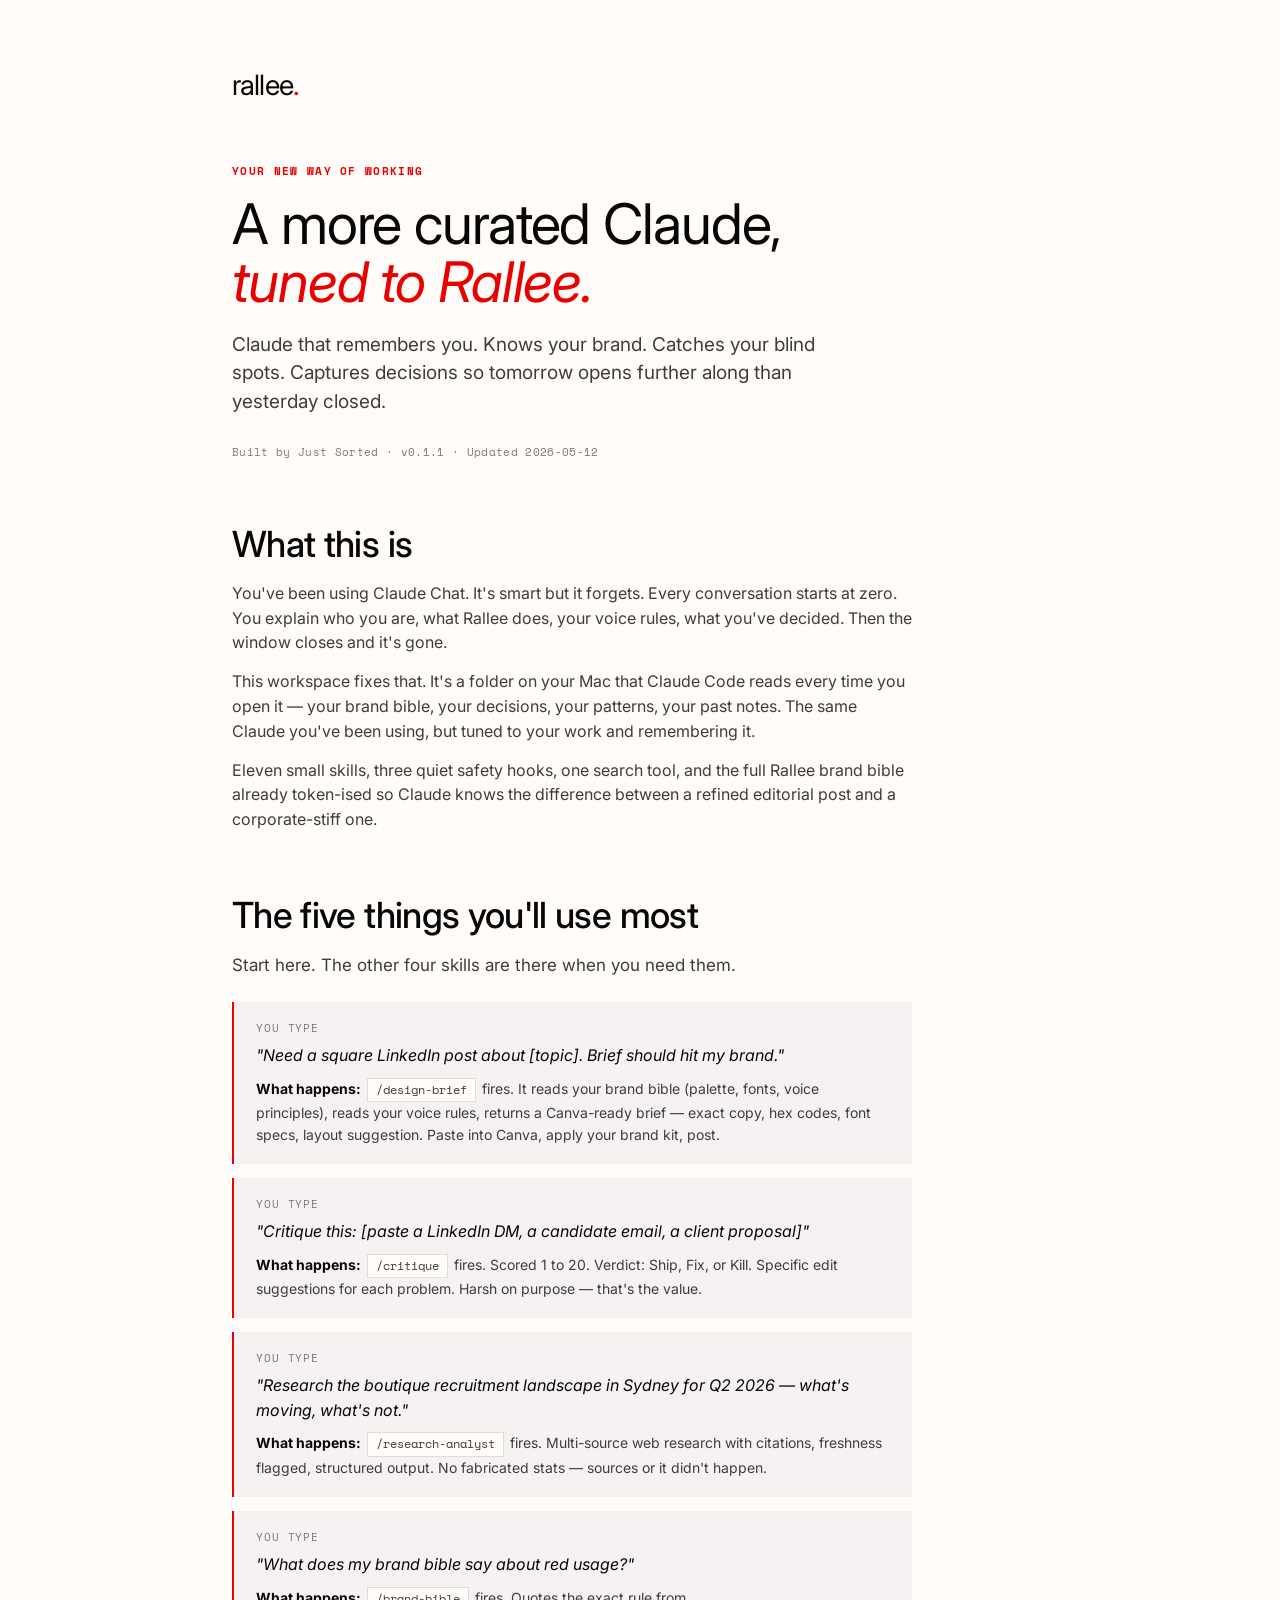
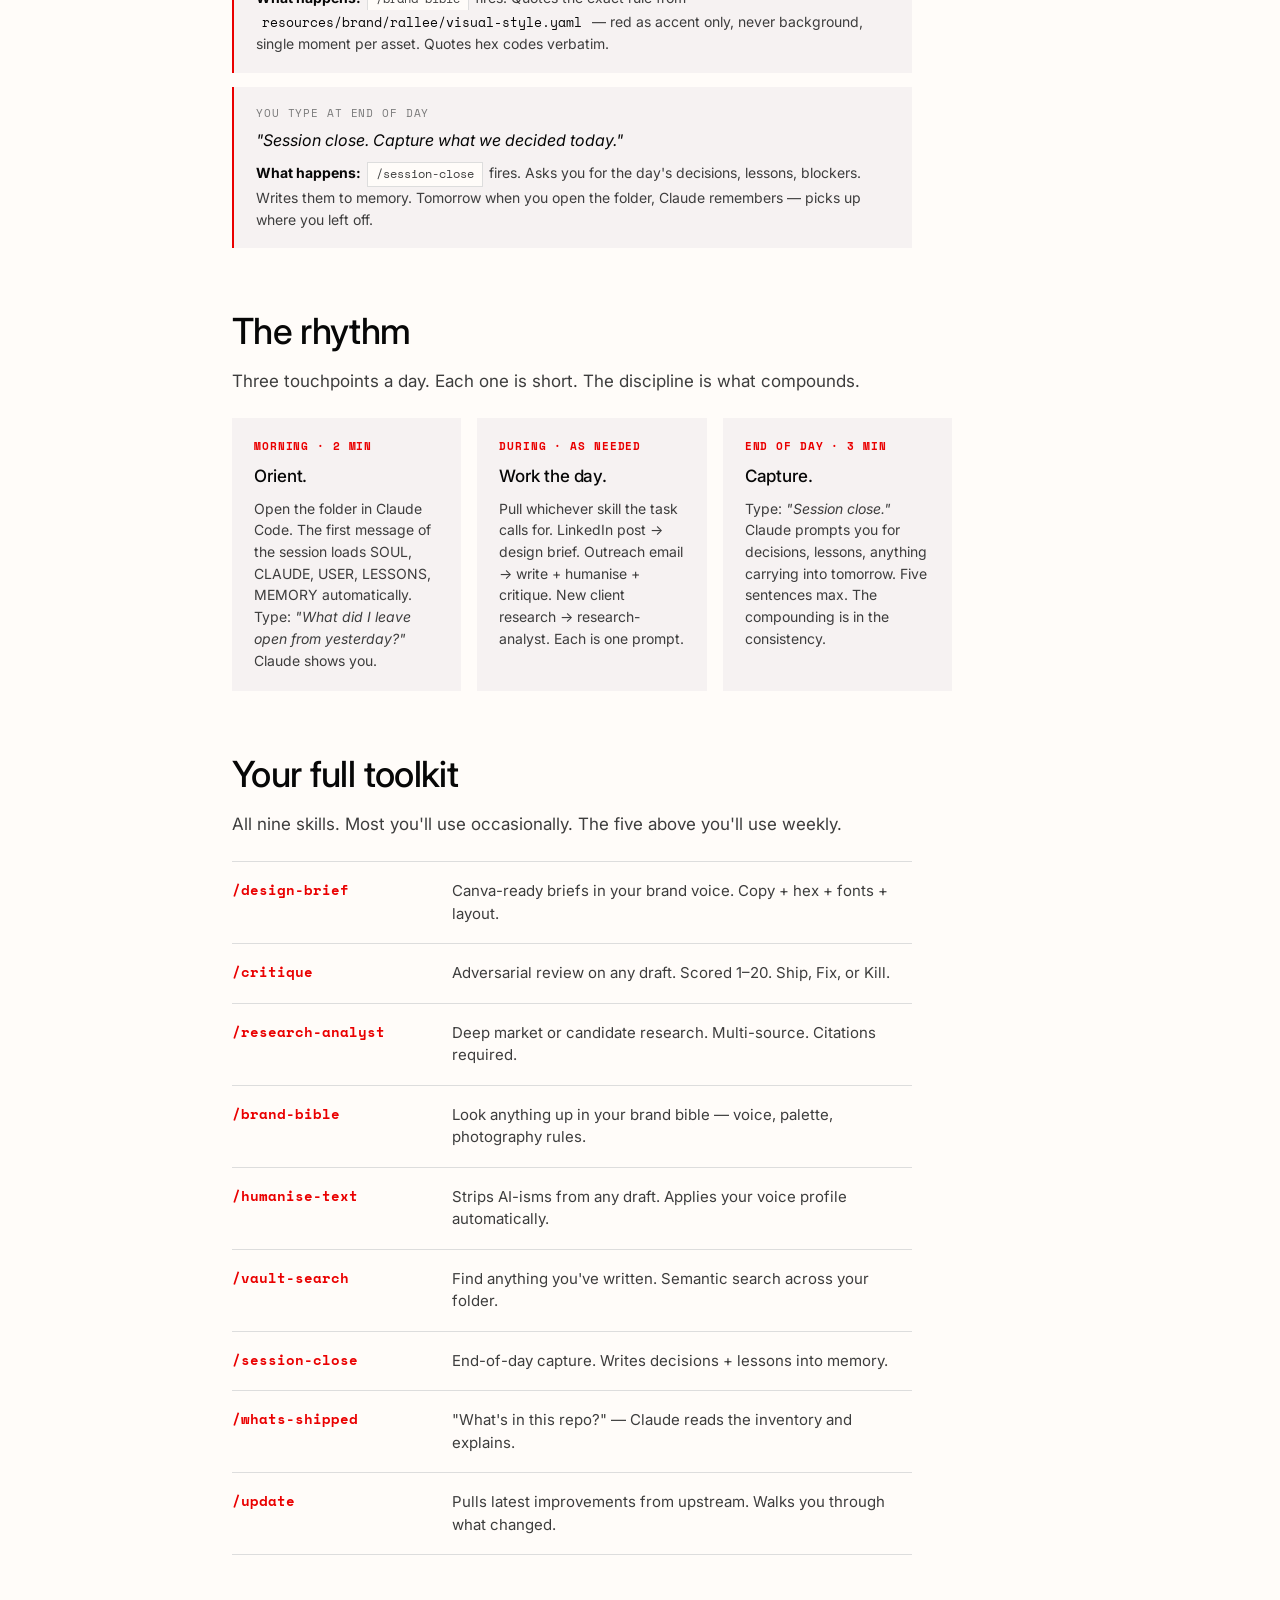
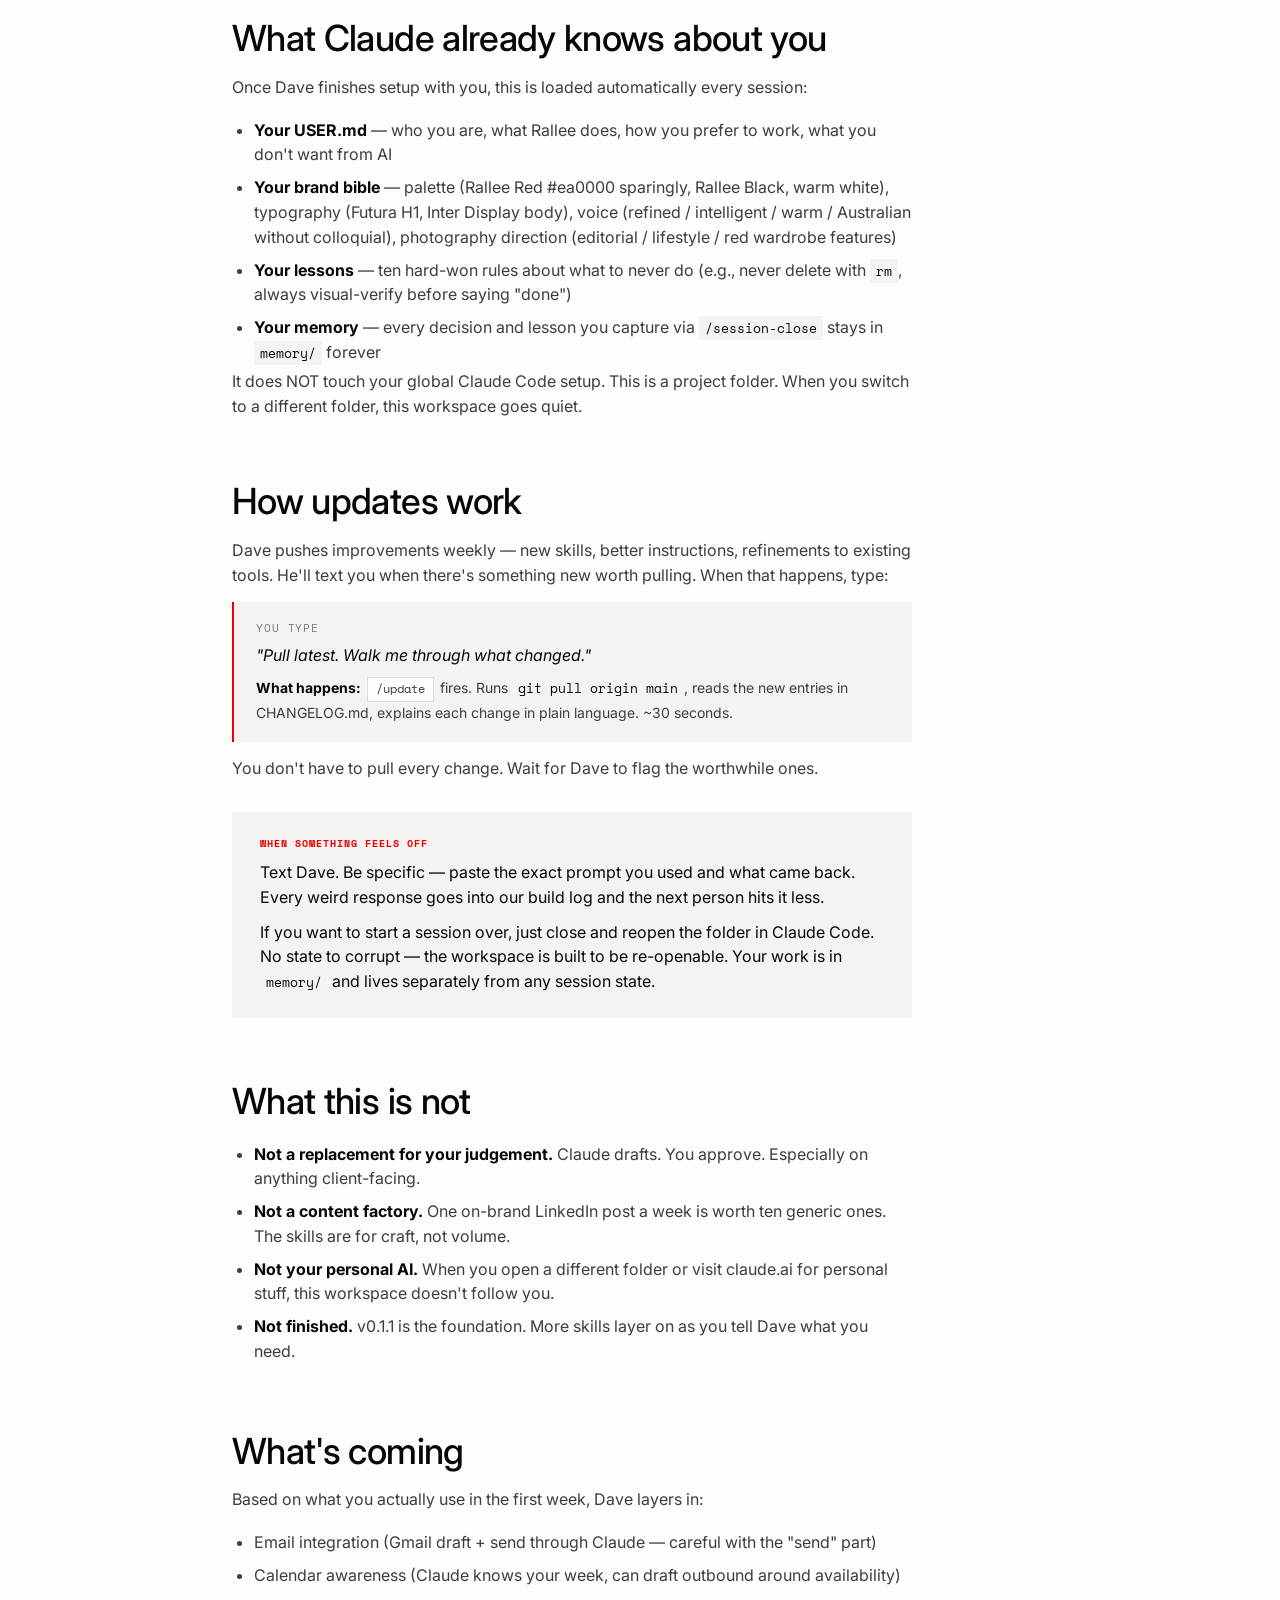
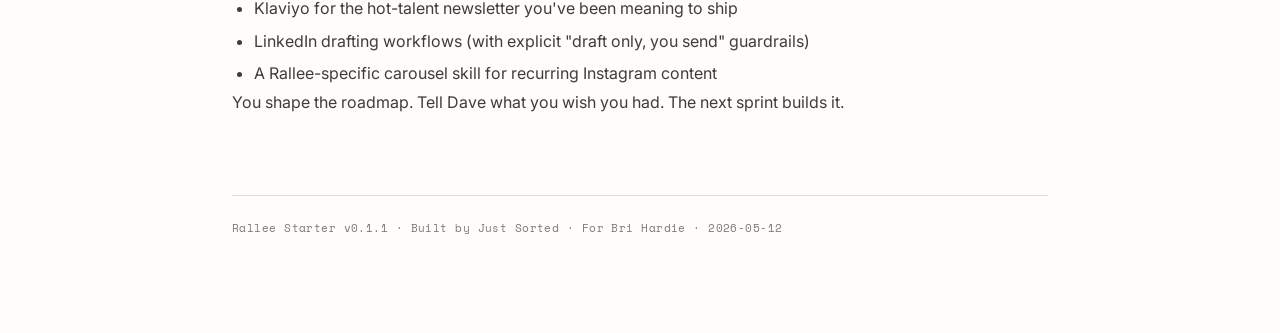
<file: index.html>
<!DOCTYPE html>
<html lang="en-AU">
<head>
<meta charset="UTF-8">
<meta name="viewport" content="width=device-width, initial-scale=1.0">
<title>Rallee Starter — your new way of working</title>
<link href="https://fonts.googleapis.com/css2?family=Inter:wght@400;500;600;700&family=Space+Mono:wght@400;700&display=swap" rel="stylesheet">
<style>
:root {
  --white: #fffcf9;
  --black: #070707;
  --red: #ea0000;
  --grey: #dddddd;
  --light-grey: #f6f2f2;
  --ink-soft: #3D3D3D;
  --muted: #7A7A7A;
}
* { box-sizing: border-box; margin: 0; padding: 0; }
body {
  font-family: 'Inter', -apple-system, sans-serif;
  background: var(--white);
  color: var(--black);
  line-height: 1.55;
  font-size: 16px;
}
.container { max-width: 880px; margin: 0 auto; padding: 64px 32px 96px; }

/* WORDMARK */
.wordmark {
  font-family: 'Inter', sans-serif;
  font-weight: 400;
  font-size: 28px;
  letter-spacing: -0.03em;
  color: var(--black);
  margin-bottom: 56px;
}
.wordmark .dot { color: var(--red); }

/* HERO */
.hero { margin-bottom: 56px; }
.eyebrow {
  font-family: 'Space Mono', monospace;
  font-size: 11px;
  letter-spacing: 0.12em;
  text-transform: uppercase;
  color: var(--red);
  font-weight: 700;
  margin-bottom: 16px;
}
h1 {
  font-family: 'Inter', sans-serif;
  font-weight: 400;
  font-size: 56px;
  line-height: 1.02;
  letter-spacing: -0.02em;
  margin-bottom: 20px;
  max-width: 680px;
}
h1 em {
  font-style: italic;
  color: var(--red);
  font-weight: 400;
}
.sub {
  font-size: 19px;
  color: var(--ink-soft);
  max-width: 640px;
  margin-bottom: 28px;
  line-height: 1.5;
}
.meta {
  font-family: 'Space Mono', monospace;
  font-size: 11px;
  color: var(--muted);
  letter-spacing: 0.03em;
}

/* SECTION HEADERS — sentence case, no all caps per L02 brand rule */
h2 {
  font-family: 'Inter', sans-serif;
  font-weight: 500;
  font-size: 36px;
  line-height: 1.1;
  letter-spacing: -0.018em;
  margin: 64px 0 16px;
  max-width: 640px;
}
h3 {
  font-family: 'Inter', sans-serif;
  font-weight: 500;
  font-size: 22px;
  letter-spacing: -0.01em;
  margin: 28px 0 10px;
}
.section { margin-bottom: 32px; }
.lede {
  color: var(--ink-soft);
  margin-bottom: 24px;
  font-size: 17px;
  max-width: 640px;
}

p { margin-bottom: 14px; color: var(--ink-soft); max-width: 680px; }
p strong { color: var(--black); }

ul.list { padding-left: 22px; max-width: 680px; }
ul.list li { padding: 4px 0; color: var(--ink-soft); }
ul.list li strong { color: var(--black); }

/* PROMPT BLOCK */
.prompt {
  background: var(--light-grey);
  padding: 18px 22px;
  margin: 14px 0;
  border-left: 2px solid var(--red);
  max-width: 680px;
}
.prompt .you {
  font-family: 'Space Mono', monospace;
  font-size: 11px;
  text-transform: uppercase;
  letter-spacing: 0.08em;
  color: var(--muted);
  margin-bottom: 6px;
}
.prompt .say {
  font-family: 'Inter', sans-serif;
  font-style: italic;
  font-size: 16px;
  color: var(--black);
  margin-bottom: 10px;
}
.prompt .then {
  font-size: 14px;
  color: var(--ink-soft);
}
.prompt .then strong { color: var(--black); }
.prompt .skill {
  display: inline-block;
  font-family: 'Space Mono', monospace;
  font-size: 12px;
  background: var(--white);
  border: 1px solid var(--grey);
  padding: 2px 8px;
  margin: 0 2px;
}

/* SKILL TABLE */
.skill-list {
  border-top: 1px solid var(--grey);
  margin-top: 20px;
  max-width: 680px;
}
.skill-row {
  display: grid;
  grid-template-columns: 200px 1fr;
  padding: 18px 0;
  border-bottom: 1px solid var(--grey);
  gap: 20px;
}
.skill-row .name {
  font-family: 'Space Mono', monospace;
  font-size: 13.5px;
  color: var(--red);
  font-weight: 700;
}
.skill-row .desc {
  font-size: 15px;
  color: var(--ink-soft);
  line-height: 1.5;
}
.skill-row .desc strong { color: var(--black); }

/* RHYTHM */
.rhythm {
  display: grid;
  grid-template-columns: 1fr 1fr 1fr;
  gap: 16px;
  max-width: 720px;
  margin: 20px 0;
}
.rhy {
  background: var(--light-grey);
  padding: 20px 22px;
}
.rhy .time {
  font-family: 'Space Mono', monospace;
  font-size: 11px;
  text-transform: uppercase;
  letter-spacing: 0.08em;
  color: var(--red);
  font-weight: 700;
  margin-bottom: 8px;
}
.rhy .what {
  font-family: 'Inter', sans-serif;
  font-weight: 500;
  font-size: 17px;
  margin-bottom: 8px;
  letter-spacing: -0.005em;
}
.rhy .how { font-size: 14px; color: var(--ink-soft); }

/* WARM CALLOUT */
.warm {
  background: var(--light-grey);
  padding: 24px 28px;
  margin: 28px 0;
  max-width: 680px;
}
.warm .label {
  font-family: 'Space Mono', monospace;
  font-size: 10px;
  text-transform: uppercase;
  letter-spacing: 0.1em;
  color: var(--red);
  font-weight: 700;
  margin-bottom: 8px;
}
.warm p { margin: 0; color: var(--black); font-size: 16px; line-height: 1.55; }
.warm p + p { margin-top: 10px; }

pre {
  background: var(--black);
  color: var(--white);
  padding: 14px 18px;
  overflow-x: auto;
  font-family: 'Space Mono', monospace;
  font-size: 12.5px;
  line-height: 1.7;
  margin: 8px 0;
}
pre code {
  color: var(--white);
  background: transparent;
  padding: 0;
  font-size: inherit;
}
code {
  font-family: 'Space Mono', monospace;
  font-size: 13px;
  background: var(--light-grey);
  padding: 2px 6px;
  color: var(--black);
}

.foot {
  margin-top: 80px;
  padding-top: 24px;
  border-top: 1px solid var(--grey);
  font-family: 'Space Mono', monospace;
  font-size: 11px;
  color: var(--muted);
  letter-spacing: 0.04em;
}

@media (max-width: 720px) {
  h1 { font-size: 42px; }
  h2 { font-size: 30px; }
  .rhythm { grid-template-columns: 1fr; }
  .skill-row { grid-template-columns: 1fr; gap: 6px; }
}
</style>
</head>
<body>
<div class="container">

<div class="wordmark">rallee<span class="dot">.</span></div>

<div class="hero">
  <div class="eyebrow">Your new way of working</div>
  <h1>A more curated Claude, <em>tuned to Rallee.</em></h1>
  <p class="sub">Claude that remembers you. Knows your brand. Catches your blind spots. Captures decisions so tomorrow opens further along than yesterday closed.</p>
  <div class="meta">Built by Just Sorted · v0.1.1 · Updated 2026-05-12</div>
</div>

<!-- WHAT THIS IS -->
<div class="section">
  <h2>What this is</h2>
  <p>You've been using Claude Chat. It's smart but it forgets. Every conversation starts at zero. You explain who you are, what Rallee does, your voice rules, what you've decided. Then the window closes and it's gone.</p>
  <p>This workspace fixes that. It's a folder on your Mac that Claude Code reads every time you open it — your brand bible, your decisions, your patterns, your past notes. The same Claude you've been using, but tuned to your work and remembering it.</p>
  <p>Eleven small skills, three quiet safety hooks, one search tool, and the full Rallee brand bible already token-ised so Claude knows the difference between a refined editorial post and a corporate-stiff one.</p>
</div>

<!-- THE FIVE -->
<div class="section">
  <h2>The five things you'll use most</h2>
  <p class="lede">Start here. The other four skills are there when you need them.</p>

  <div class="prompt">
    <div class="you">You type</div>
    <div class="say">"Need a square LinkedIn post about [topic]. Brief should hit my brand."</div>
    <div class="then"><strong>What happens:</strong> <span class="skill">/design-brief</span> fires. It reads your brand bible (palette, fonts, voice principles), reads your voice rules, returns a Canva-ready brief — exact copy, hex codes, font specs, layout suggestion. Paste into Canva, apply your brand kit, post.</div>
  </div>

  <div class="prompt">
    <div class="you">You type</div>
    <div class="say">"Critique this: [paste a LinkedIn DM, a candidate email, a client proposal]"</div>
    <div class="then"><strong>What happens:</strong> <span class="skill">/critique</span> fires. Scored 1 to 20. Verdict: Ship, Fix, or Kill. Specific edit suggestions for each problem. Harsh on purpose — that's the value.</div>
  </div>

  <div class="prompt">
    <div class="you">You type</div>
    <div class="say">"Research the boutique recruitment landscape in Sydney for Q2 2026 — what's moving, what's not."</div>
    <div class="then"><strong>What happens:</strong> <span class="skill">/research-analyst</span> fires. Multi-source web research with citations, freshness flagged, structured output. No fabricated stats — sources or it didn't happen.</div>
  </div>

  <div class="prompt">
    <div class="you">You type</div>
    <div class="say">"What does my brand bible say about red usage?"</div>
    <div class="then"><strong>What happens:</strong> <span class="skill">/brand-bible</span> fires. Quotes the exact rule from <code>resources/brand/rallee/visual-style.yaml</code> — red as accent only, never background, single moment per asset. Quotes hex codes verbatim.</div>
  </div>

  <div class="prompt">
    <div class="you">You type at end of day</div>
    <div class="say">"Session close. Capture what we decided today."</div>
    <div class="then"><strong>What happens:</strong> <span class="skill">/session-close</span> fires. Asks you for the day's decisions, lessons, blockers. Writes them to memory. Tomorrow when you open the folder, Claude remembers — picks up where you left off.</div>
  </div>
</div>

<!-- THE RHYTHM -->
<div class="section">
  <h2>The rhythm</h2>
  <p class="lede">Three touchpoints a day. Each one is short. The discipline is what compounds.</p>

  <div class="rhythm">
    <div class="rhy">
      <div class="time">Morning · 2 min</div>
      <div class="what">Orient.</div>
      <div class="how">Open the folder in Claude Code. The first message of the session loads SOUL, CLAUDE, USER, LESSONS, MEMORY automatically. Type: <em>"What did I leave open from yesterday?"</em> Claude shows you.</div>
    </div>
    <div class="rhy">
      <div class="time">During · as needed</div>
      <div class="what">Work the day.</div>
      <div class="how">Pull whichever skill the task calls for. LinkedIn post → design brief. Outreach email → write + humanise + critique. New client research → research-analyst. Each is one prompt.</div>
    </div>
    <div class="rhy">
      <div class="time">End of day · 3 min</div>
      <div class="what">Capture.</div>
      <div class="how">Type: <em>"Session close."</em> Claude prompts you for decisions, lessons, anything carrying into tomorrow. Five sentences max. The compounding is in the consistency.</div>
    </div>
  </div>
</div>

<!-- FULL SKILL LIST -->
<div class="section">
  <h2>Your full toolkit</h2>
  <p class="lede">All nine skills. Most you'll use occasionally. The five above you'll use weekly.</p>

  <div class="skill-list">
    <div class="skill-row">
      <div class="name">/design-brief</div>
      <div class="desc">Canva-ready briefs in your brand voice. Copy + hex + fonts + layout.</div>
    </div>
    <div class="skill-row">
      <div class="name">/critique</div>
      <div class="desc">Adversarial review on any draft. Scored 1–20. Ship, Fix, or Kill.</div>
    </div>
    <div class="skill-row">
      <div class="name">/research-analyst</div>
      <div class="desc">Deep market or candidate research. Multi-source. Citations required.</div>
    </div>
    <div class="skill-row">
      <div class="name">/brand-bible</div>
      <div class="desc">Look anything up in your brand bible — voice, palette, photography rules.</div>
    </div>
    <div class="skill-row">
      <div class="name">/humanise-text</div>
      <div class="desc">Strips AI-isms from any draft. Applies your voice profile automatically.</div>
    </div>
    <div class="skill-row">
      <div class="name">/vault-search</div>
      <div class="desc">Find anything you've written. Semantic search across your folder.</div>
    </div>
    <div class="skill-row">
      <div class="name">/session-close</div>
      <div class="desc">End-of-day capture. Writes decisions + lessons into memory.</div>
    </div>
    <div class="skill-row">
      <div class="name">/whats-shipped</div>
      <div class="desc">"What's in this repo?" — Claude reads the inventory and explains.</div>
    </div>
    <div class="skill-row">
      <div class="name">/update</div>
      <div class="desc">Pulls latest improvements from upstream. Walks you through what changed.</div>
    </div>
  </div>
</div>

<!-- WHAT IT REMEMBERS -->
<div class="section">
  <h2>What Claude already knows about you</h2>
  <p>Once Dave finishes setup with you, this is loaded automatically every session:</p>
  <ul class="list">
    <li><strong>Your USER.md</strong> — who you are, what Rallee does, how you prefer to work, what you don't want from AI</li>
    <li><strong>Your brand bible</strong> — palette (Rallee Red #ea0000 sparingly, Rallee Black, warm white), typography (Futura H1, Inter Display body), voice (refined / intelligent / warm / Australian without colloquial), photography direction (editorial / lifestyle / red wardrobe features)</li>
    <li><strong>Your lessons</strong> — ten hard-won rules about what to never do (e.g., never delete with <code>rm</code>, always visual-verify before saying "done")</li>
    <li><strong>Your memory</strong> — every decision and lesson you capture via <code>/session-close</code> stays in <code>memory/</code> forever</li>
  </ul>
  <p>It does NOT touch your global Claude Code setup. This is a project folder. When you switch to a different folder, this workspace goes quiet.</p>
</div>

<!-- WHEN IT IMPROVES -->
<div class="section">
  <h2>How updates work</h2>
  <p>Dave pushes improvements weekly — new skills, better instructions, refinements to existing tools. He'll text you when there's something new worth pulling. When that happens, type:</p>
  <div class="prompt">
    <div class="you">You type</div>
    <div class="say">"Pull latest. Walk me through what changed."</div>
    <div class="then"><strong>What happens:</strong> <span class="skill">/update</span> fires. Runs <code>git pull origin main</code>, reads the new entries in CHANGELOG.md, explains each change in plain language. ~30 seconds.</div>
  </div>
  <p>You don't have to pull every change. Wait for Dave to flag the worthwhile ones.</p>
</div>

<!-- WHEN SOMETHING GOES WRONG -->
<div class="warm">
  <div class="label">When something feels off</div>
  <p>Text Dave. Be specific — paste the exact prompt you used and what came back. Every weird response goes into our build log and the next person hits it less.</p>
  <p>If you want to start a session over, just close and reopen the folder in Claude Code. No state to corrupt — the workspace is built to be re-openable. Your work is in <code>memory/</code> and lives separately from any session state.</p>
</div>

<!-- WHAT THIS IS NOT -->
<div class="section">
  <h2>What this is not</h2>
  <ul class="list">
    <li><strong>Not a replacement for your judgement.</strong> Claude drafts. You approve. Especially on anything client-facing.</li>
    <li><strong>Not a content factory.</strong> One on-brand LinkedIn post a week is worth ten generic ones. The skills are for craft, not volume.</li>
    <li><strong>Not your personal AI.</strong> When you open a different folder or visit claude.ai for personal stuff, this workspace doesn't follow you.</li>
    <li><strong>Not finished.</strong> v0.1.1 is the foundation. More skills layer on as you tell Dave what you need.</li>
  </ul>
</div>

<!-- COMING -->
<div class="section">
  <h2>What's coming</h2>
  <p>Based on what you actually use in the first week, Dave layers in:</p>
  <ul class="list">
    <li>Email integration (Gmail draft + send through Claude — careful with the "send" part)</li>
    <li>Calendar awareness (Claude knows your week, can draft outbound around availability)</li>
    <li>Klaviyo for the hot-talent newsletter you've been meaning to ship</li>
    <li>LinkedIn drafting workflows (with explicit "draft only, you send" guardrails)</li>
    <li>A Rallee-specific carousel skill for recurring Instagram content</li>
  </ul>
  <p>You shape the roadmap. Tell Dave what you wish you had. The next sprint builds it.</p>
</div>

<div class="foot">
  Rallee Starter v0.1.1 · Built by Just Sorted · For Bri Hardie · 2026-05-12
</div>

</div>
</body>
</html>
</file>
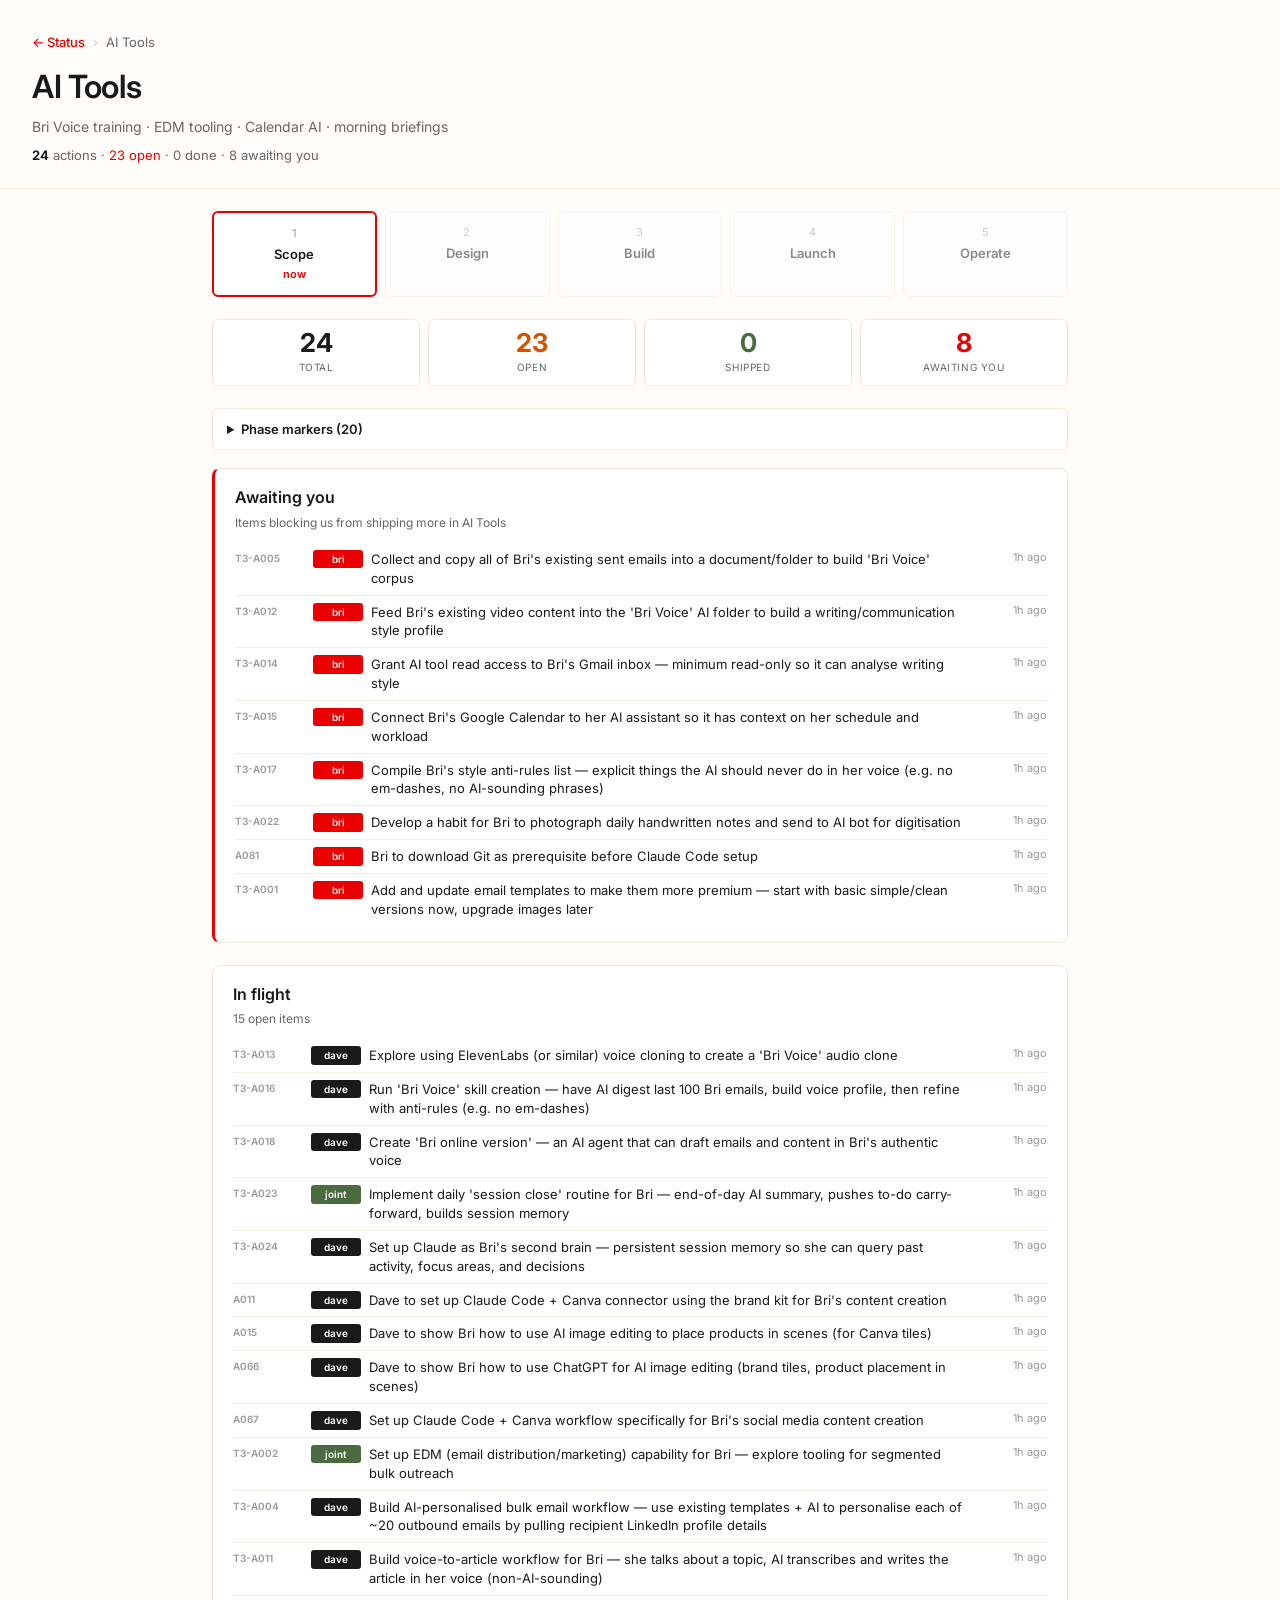
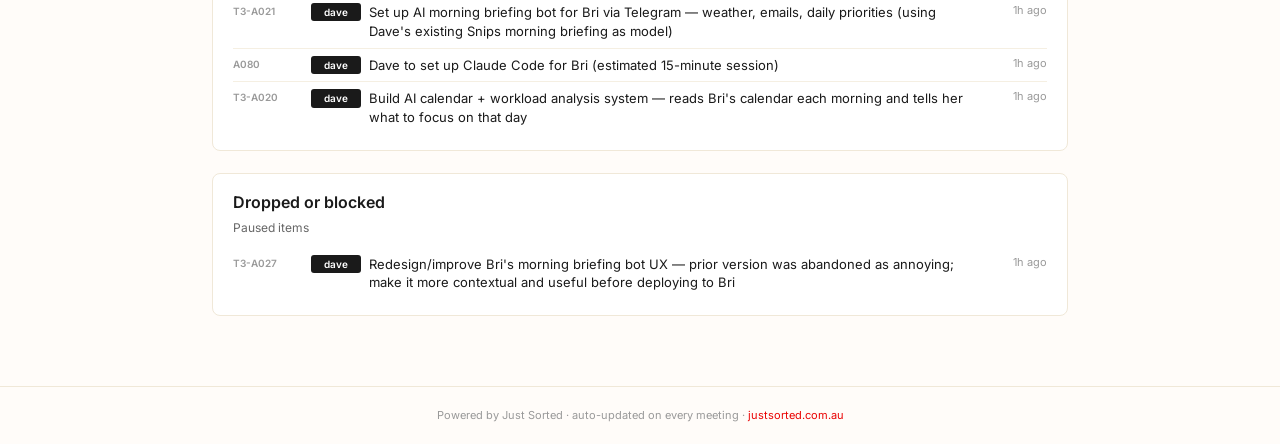
<file: deliverable-ai_tools.html>
<!DOCTYPE html><html lang="en-AU"><head><meta charset="UTF-8">
<meta name="viewport" content="width=device-width,initial-scale=1">
<title>AI Tools · Bri (Rallee)</title>
<link href="https://fonts.googleapis.com/css2?family=Inter:wght@400;500;600;700&display=swap" rel="stylesheet">
<style>
*{box-sizing:border-box;margin:0;padding:0}body{font:15px/1.55 'Inter',-apple-system,sans-serif;background:#fffcf9;color:#1a1a1a}
header{padding:32px 32px 22px;border-bottom:1px solid #f0e8d8}
.crumb{font-size:13px;color:#666;margin-bottom:10px}
.crumb a{color:#ea0000;text-decoration:none;font-weight:500}
.crumb a:hover{text-decoration:underline}
.crumb .sep{color:#ccc;margin:0 8px}
h1{font-size:32px;font-weight:600;letter-spacing:-.01em;margin-bottom:4px}
.desc{color:#666;font-size:14px;max-width:680px}
.sub-h{color:#666;font-size:13px;margin-top:8px}.sub-h b{color:#1a1a1a}.sub-h .acc{color:#ea0000}
main{max-width:920px;margin:0 auto;padding:22px 32px 48px}
.phase-strip{display:grid;grid-template-columns:repeat(5,1fr);gap:8px;margin-bottom:22px}
.phase{background:#fff;border:1px solid #f0e8d8;border-radius:6px;padding:12px 10px;text-align:center}
.phase-past{background:#f7f3ea}.phase-current{border-color:#ea0000;border-width:2px}
.phase-future{opacity:.5}
.phase-num{font-size:11px;color:#999;margin-bottom:2px;text-transform:uppercase;letter-spacing:.06em}
.phase-label{font-size:13px;font-weight:600;margin-bottom:2px}
.phase-badge{font-size:11px;color:#ea0000;font-weight:600;text-transform:lowercase}
.phase-past .phase-badge{color:#4a6b3f}
.kpis{display:grid;grid-template-columns:repeat(4,1fr);gap:8px;margin-bottom:22px}
.kpi{background:#fff;border:1px solid #f0e8d8;border-radius:6px;padding:10px 12px;text-align:center}
.kpi .v{font-size:26px;font-weight:700;color:#1a1a1a;line-height:1}
.kpi.v-open .v{color:#d35400}.kpi.v-done .v{color:#4a6b3f}.kpi.v-awaiting .v{color:#ea0000}
.kpi .l{font-size:10px;color:#666;text-transform:uppercase;letter-spacing:.06em;margin-top:4px}
.sec{margin-bottom:22px;background:#fff;border:1px solid #f0e8d8;border-radius:8px;padding:16px 20px}
.sec-urgent{border-left:3px solid #ea0000}.sec-positive{border-left:3px solid #4a6b3f}
.sec h2{font-size:16px;font-weight:600;margin-bottom:4px}
.sec p.sub{color:#666;font-size:12px;margin-bottom:10px}
.items{list-style:none;padding:0}
.item{display:flex;gap:8px;align-items:flex-start;padding:7px 0;border-top:1px solid #f5efe2;font-size:13px;line-height:1.45}
.item:first-child{border-top:none}
.aid{flex:0 0 70px;font-size:10px;color:#999;font-weight:600;padding-top:1px}
.owner{flex:0 0 50px;font-size:10px;text-transform:lowercase;font-weight:600;padding:2px 6px;border-radius:3px;text-align:center}
.own-bri{background:#ea0000;color:#fff}.own-dave{background:#1a1a1a;color:#fff}
.own-joint{background:#4a6b3f;color:#fff}.own-unassigned,.own-other,.own-system{background:#e8dfd0;color:#1a1a1a}
.text{flex:1;color:#1a1a1a}.time{flex:0 0 70px;font-size:11px;color:#999;text-align:right}
.markers{margin:18px 0;background:#fff;border:1px solid #f0e8d8;border-radius:6px;padding:10px 14px}
.markers summary{font-size:13px;font-weight:600;cursor:pointer}
.markers ul{margin-top:8px;padding-left:18px}
.markers li{font-size:12px;padding:3px 0}
.mp{display:inline-block;background:#f7f3ea;padding:1px 6px;border-radius:3px;font-size:10px;text-transform:uppercase;color:#666;margin-right:6px;font-weight:600}
.md{color:#666}
.empty-msg{color:#999;font-style:italic;font-size:13px}
footer{padding:20px 32px;color:#999;font-size:11px;border-top:1px solid #f0e8d8;text-align:center}
footer a{color:#ea0000;text-decoration:none}
</style></head><body>
<header>
  <div class="crumb"><a href="status.html">← Status</a><span class="sep">›</span><span>AI Tools</span></div>
  <h1>AI Tools</h1>
  <p class="desc">Bri Voice training · EDM tooling · Calendar AI · morning briefings</p>
  <p class="sub-h"><b>24</b> actions · <span class="acc">23 open</span> · 0 done · 8 awaiting you</p>
</header>
<main>
  <div class="phase-strip"><div class="phase phase-current"><div class="phase-num">1</div><div class="phase-label">Scope</div><div class="phase-badge">now</div></div><div class="phase phase-future"><div class="phase-num">2</div><div class="phase-label">Design</div><div class="phase-badge"></div></div><div class="phase phase-future"><div class="phase-num">3</div><div class="phase-label">Build</div><div class="phase-badge"></div></div><div class="phase phase-future"><div class="phase-num">4</div><div class="phase-label">Launch</div><div class="phase-badge"></div></div><div class="phase phase-future"><div class="phase-num">5</div><div class="phase-label">Operate</div><div class="phase-badge"></div></div></div>
  <div class="kpis">
    <div class="kpi"><div class="v">24</div><div class="l">Total</div></div>
    <div class="kpi v-open"><div class="v">23</div><div class="l">Open</div></div>
    <div class="kpi v-done"><div class="v">0</div><div class="l">Shipped</div></div>
    <div class="kpi v-awaiting"><div class="v">8</div><div class="l">Awaiting you</div></div>
  </div>
  <details class="markers"><summary>Phase markers (20)</summary><ul><li><span class="mp">Discovery</span> <strong>the vision is out of my head</strong> — <span class="md">Bri has articulated her full Rallee vision across website, app concept, and AI tools — captured in structured session notes with action items.</span></li><li><span class="mp">Discovery</span> <strong>pains mapped, priorities set</strong> — <span class="md">The three core pain domains are identified: website not converting, no AI tools in her workflow, no content system — and a clear first-things-first order is agreed.</span></li><li><span class="mp">Discovery</span> <strong>references locked in</strong> — <span class="md">Bri has shared her Pinterest board, reference websites, and brand inspirations — Dave has everything he needs to build without guessing.</span></li><li><span class="mp">Foundation</span> <strong>palette locked — finally</strong> — <span class="md">Deep burgundy as dominant, red contained to logo only, gold or silver chosen as metallic accent — the colour fight is over.</span></li><li><span class="mp">Foundation</span> <strong>the brand kit is done</strong> — <span class="md">A single-page visual brand kit (palette, fonts, logo variants, do/don&#x27;t) is built and handed to Bri — Pepsi-card style, the thing you share not the bible.</span></li><li><span class="mp">Foundation</span> <strong>typography feels like me</strong> — <span class="md">The Permanent Marker font is replaced across the site with a cursive, feminine alternative that Bri has approved — and all body copy is consistently lowercase.</span></li><li><span class="mp">Foundation</span> <strong>Canva connected to brand</strong> — <span class="md">The brand kit is live inside Canva and Claude Code, so every social tile Bri builds pulls the correct colours, fonts, and assets automatically.</span></li><li><span class="mp">Build</span> <strong>homepage feels like me now</strong> — <span class="md">The hero is full-screen with the right image, &#x27;we are rallee&#x27; headline, CTAs say &#x27;let&#x27;s talk&#x27;, no clutter — Bri would send this link to someone without cringing.</span></li><li><span class="mp">Build</span> <strong>about page tells my story</strong> — <span class="md">Full-screen founder photo, Bri&#x27;s origin story (&#x27;why Rallee was built&#x27;), career history — all on the about page where it belongs.</span></li><li><span class="mp">Build</span> <strong>services are actually clear</strong> — <span class="md">The &#x27;ways we partner&#x27; blur is gone — Rallee&#x27;s service offerings are on dedicated tiles that make it obvious what Bri does in one glance.</span></li></ul></details>
  <section class="sec sec-urgent"><h2>Awaiting you</h2><p class="sub">Items blocking us from shipping more in AI Tools</p><ul class="items"><li class="item"><span class="aid">T3-A005</span><span class="owner own-bri">bri</span><span class="text">Collect and copy all of Bri&#x27;s existing sent emails into a document/folder to build &#x27;Bri Voice&#x27; corpus</span><span class="time">1h ago</span></li><li class="item"><span class="aid">T3-A012</span><span class="owner own-bri">bri</span><span class="text">Feed Bri&#x27;s existing video content into the &#x27;Bri Voice&#x27; AI folder to build a writing/communication style profile</span><span class="time">1h ago</span></li><li class="item"><span class="aid">T3-A014</span><span class="owner own-bri">bri</span><span class="text">Grant AI tool read access to Bri&#x27;s Gmail inbox — minimum read-only so it can analyse writing style</span><span class="time">1h ago</span></li><li class="item"><span class="aid">T3-A015</span><span class="owner own-bri">bri</span><span class="text">Connect Bri&#x27;s Google Calendar to her AI assistant so it has context on her schedule and workload</span><span class="time">1h ago</span></li><li class="item"><span class="aid">T3-A017</span><span class="owner own-bri">bri</span><span class="text">Compile Bri&#x27;s style anti-rules list — explicit things the AI should never do in her voice (e.g. no em-dashes, no AI-sounding phrases)</span><span class="time">1h ago</span></li><li class="item"><span class="aid">T3-A022</span><span class="owner own-bri">bri</span><span class="text">Develop a habit for Bri to photograph daily handwritten notes and send to AI bot for digitisation</span><span class="time">1h ago</span></li><li class="item"><span class="aid">A081</span><span class="owner own-bri">bri</span><span class="text">Bri to download Git as prerequisite before Claude Code setup</span><span class="time">1h ago</span></li><li class="item"><span class="aid">T3-A001</span><span class="owner own-bri">bri</span><span class="text">Add and update email templates to make them more premium — start with basic simple/clean versions now, upgrade images later</span><span class="time">1h ago</span></li></ul></section><section class="sec"><h2>In flight</h2><p class="sub">15 open items</p><ul class="items"><li class="item"><span class="aid">T3-A013</span><span class="owner own-dave">dave</span><span class="text">Explore using ElevenLabs (or similar) voice cloning to create a &#x27;Bri Voice&#x27; audio clone</span><span class="time">1h ago</span></li><li class="item"><span class="aid">T3-A016</span><span class="owner own-dave">dave</span><span class="text">Run &#x27;Bri Voice&#x27; skill creation — have AI digest last 100 Bri emails, build voice profile, then refine with anti-rules (e.g. no em-dashes)</span><span class="time">1h ago</span></li><li class="item"><span class="aid">T3-A018</span><span class="owner own-dave">dave</span><span class="text">Create &#x27;Bri online version&#x27; — an AI agent that can draft emails and content in Bri&#x27;s authentic voice</span><span class="time">1h ago</span></li><li class="item"><span class="aid">T3-A023</span><span class="owner own-joint">joint</span><span class="text">Implement daily &#x27;session close&#x27; routine for Bri — end-of-day AI summary, pushes to-do carry-forward, builds session memory</span><span class="time">1h ago</span></li><li class="item"><span class="aid">T3-A024</span><span class="owner own-dave">dave</span><span class="text">Set up Claude as Bri&#x27;s second brain — persistent session memory so she can query past activity, focus areas, and decisions</span><span class="time">1h ago</span></li><li class="item"><span class="aid">A011</span><span class="owner own-dave">dave</span><span class="text">Dave to set up Claude Code + Canva connector using the brand kit for Bri&#x27;s content creation</span><span class="time">1h ago</span></li><li class="item"><span class="aid">A015</span><span class="owner own-dave">dave</span><span class="text">Dave to show Bri how to use AI image editing to place products in scenes (for Canva tiles)</span><span class="time">1h ago</span></li><li class="item"><span class="aid">A066</span><span class="owner own-dave">dave</span><span class="text">Dave to show Bri how to use ChatGPT for AI image editing (brand tiles, product placement in scenes)</span><span class="time">1h ago</span></li><li class="item"><span class="aid">A067</span><span class="owner own-dave">dave</span><span class="text">Set up Claude Code + Canva workflow specifically for Bri&#x27;s social media content creation</span><span class="time">1h ago</span></li><li class="item"><span class="aid">T3-A002</span><span class="owner own-joint">joint</span><span class="text">Set up EDM (email distribution/marketing) capability for Bri — explore tooling for segmented bulk outreach</span><span class="time">1h ago</span></li><li class="item"><span class="aid">T3-A004</span><span class="owner own-dave">dave</span><span class="text">Build AI-personalised bulk email workflow — use existing templates + AI to personalise each of ~20 outbound emails by pulling recipient LinkedIn profile details</span><span class="time">1h ago</span></li><li class="item"><span class="aid">T3-A011</span><span class="owner own-dave">dave</span><span class="text">Build voice-to-article workflow for Bri — she talks about a topic, AI transcribes and writes the article in her voice (non-AI-sounding)</span><span class="time">1h ago</span></li><li class="item"><span class="aid">T3-A021</span><span class="owner own-dave">dave</span><span class="text">Set up AI morning briefing bot for Bri via Telegram — weather, emails, daily priorities (using Dave&#x27;s existing Snips morning briefing as model)</span><span class="time">1h ago</span></li><li class="item"><span class="aid">A080</span><span class="owner own-dave">dave</span><span class="text">Dave to set up Claude Code for Bri (estimated 15-minute session)</span><span class="time">1h ago</span></li><li class="item"><span class="aid">T3-A020</span><span class="owner own-dave">dave</span><span class="text">Build AI calendar + workload analysis system — reads Bri&#x27;s calendar each morning and tells her what to focus on that day</span><span class="time">1h ago</span></li></ul></section><section class="sec"><h2>Dropped or blocked</h2><p class="sub">Paused items</p><ul class="items"><li class="item"><span class="aid">T3-A027</span><span class="owner own-dave">dave</span><span class="text">Redesign/improve Bri&#x27;s morning briefing bot UX — prior version was abandoned as annoying; make it more contextual and useful before deploying to Bri</span><span class="time">1h ago</span></li></ul></section>
</main>
<footer>Powered by Just Sorted · auto-updated on every meeting · <a href="https://justsorted.com.au">justsorted.com.au</a></footer>
</body></html>
</file>
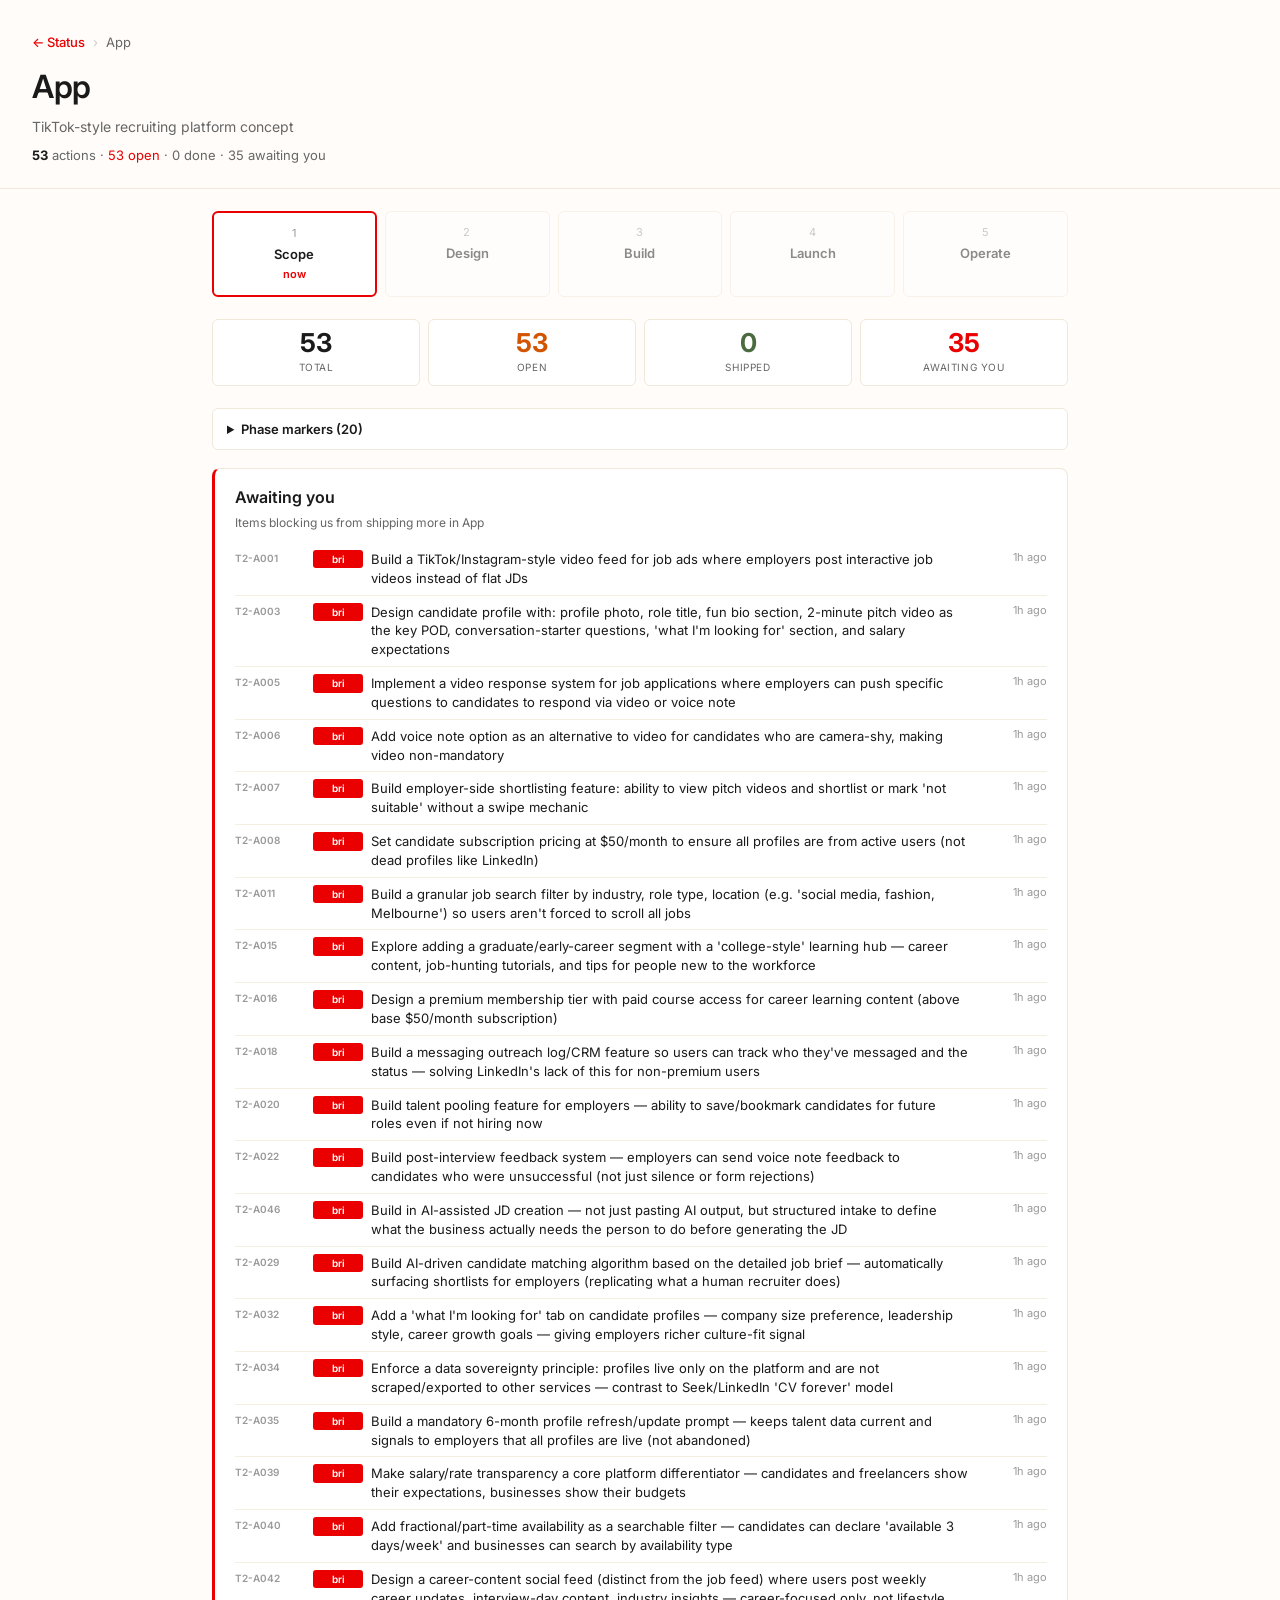
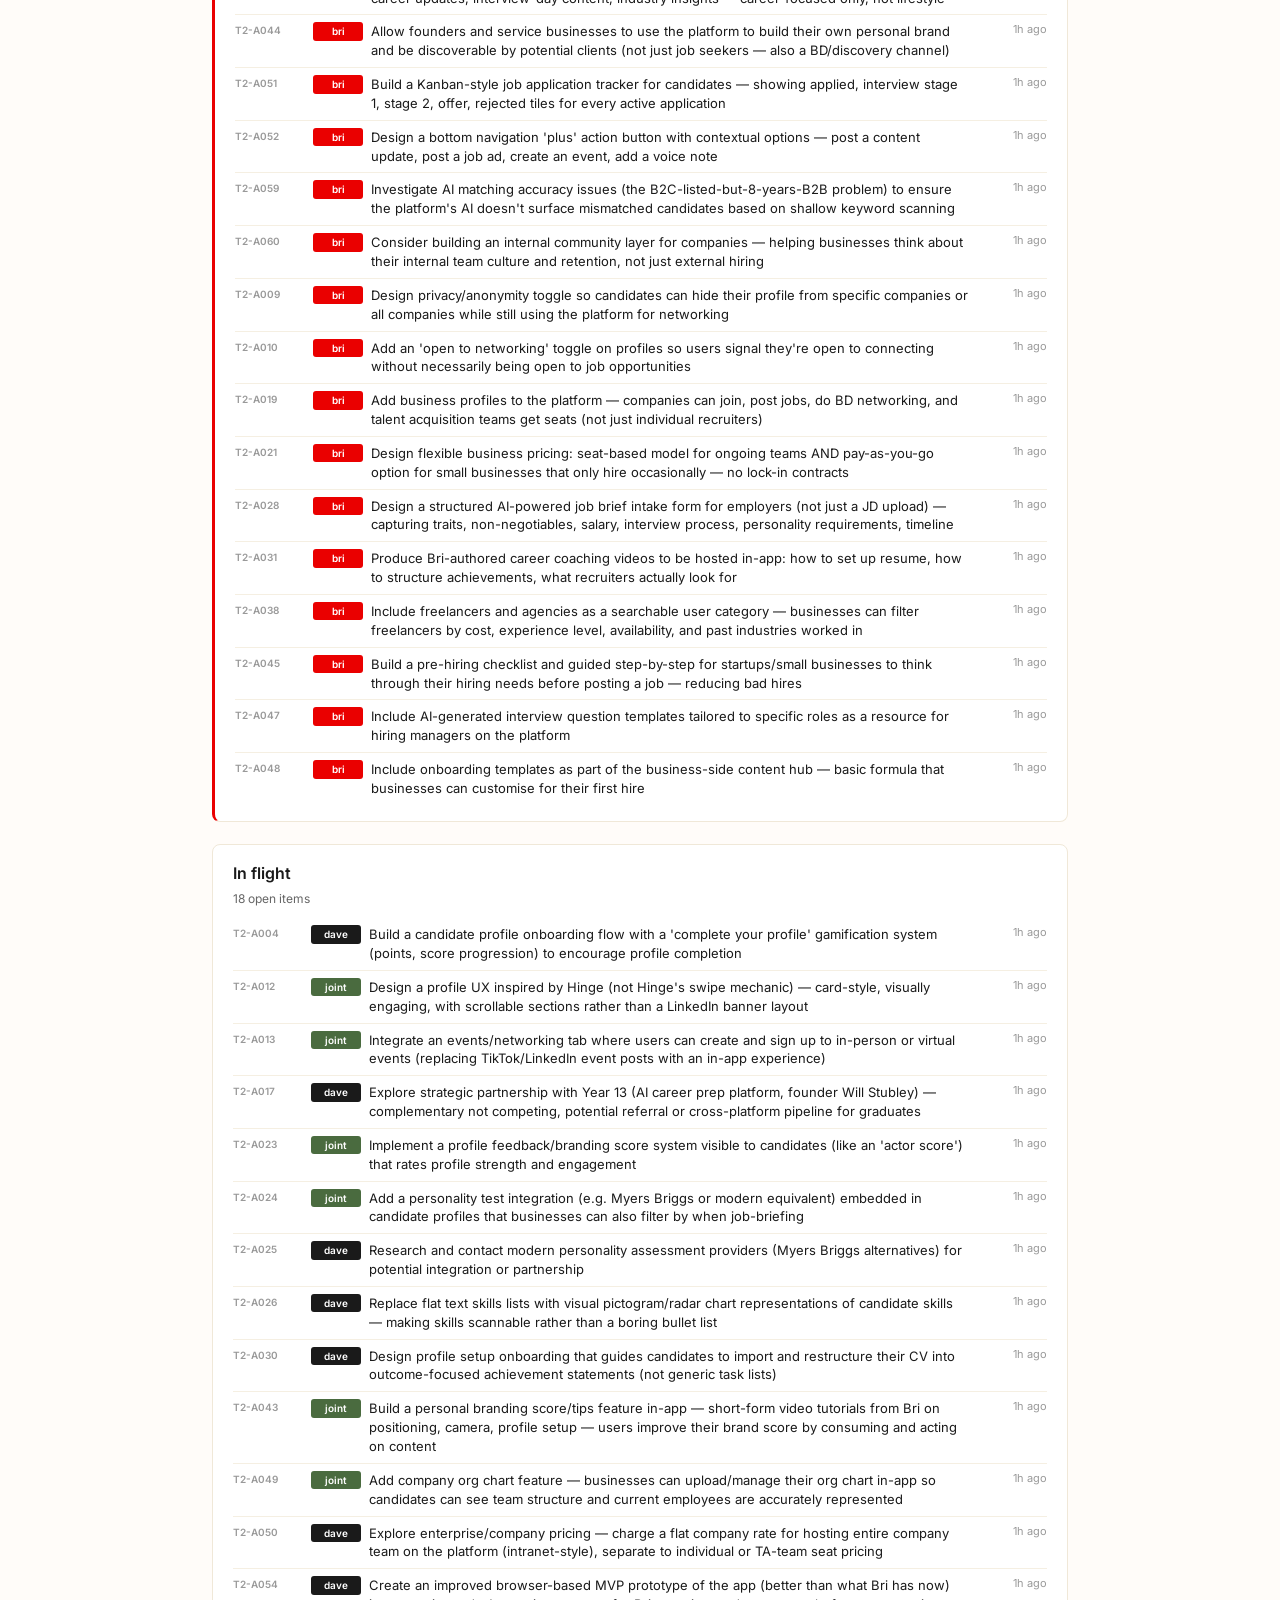
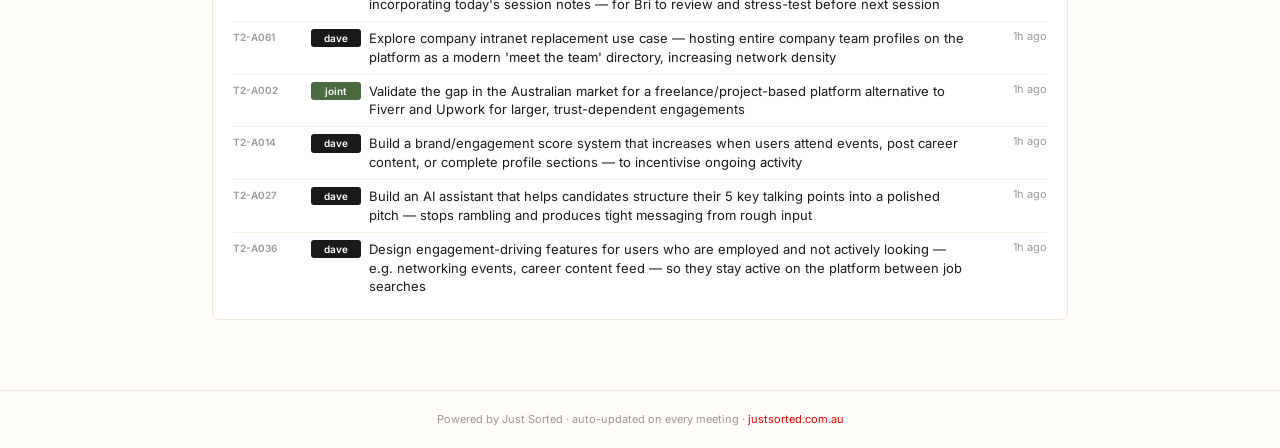
<file: deliverable-app.html>
<!DOCTYPE html><html lang="en-AU"><head><meta charset="UTF-8">
<meta name="viewport" content="width=device-width,initial-scale=1">
<title>App · Bri (Rallee)</title>
<link href="https://fonts.googleapis.com/css2?family=Inter:wght@400;500;600;700&display=swap" rel="stylesheet">
<style>
*{box-sizing:border-box;margin:0;padding:0}body{font:15px/1.55 'Inter',-apple-system,sans-serif;background:#fffcf9;color:#1a1a1a}
header{padding:32px 32px 22px;border-bottom:1px solid #f0e8d8}
.crumb{font-size:13px;color:#666;margin-bottom:10px}
.crumb a{color:#ea0000;text-decoration:none;font-weight:500}
.crumb a:hover{text-decoration:underline}
.crumb .sep{color:#ccc;margin:0 8px}
h1{font-size:32px;font-weight:600;letter-spacing:-.01em;margin-bottom:4px}
.desc{color:#666;font-size:14px;max-width:680px}
.sub-h{color:#666;font-size:13px;margin-top:8px}.sub-h b{color:#1a1a1a}.sub-h .acc{color:#ea0000}
main{max-width:920px;margin:0 auto;padding:22px 32px 48px}
.phase-strip{display:grid;grid-template-columns:repeat(5,1fr);gap:8px;margin-bottom:22px}
.phase{background:#fff;border:1px solid #f0e8d8;border-radius:6px;padding:12px 10px;text-align:center}
.phase-past{background:#f7f3ea}.phase-current{border-color:#ea0000;border-width:2px}
.phase-future{opacity:.5}
.phase-num{font-size:11px;color:#999;margin-bottom:2px;text-transform:uppercase;letter-spacing:.06em}
.phase-label{font-size:13px;font-weight:600;margin-bottom:2px}
.phase-badge{font-size:11px;color:#ea0000;font-weight:600;text-transform:lowercase}
.phase-past .phase-badge{color:#4a6b3f}
.kpis{display:grid;grid-template-columns:repeat(4,1fr);gap:8px;margin-bottom:22px}
.kpi{background:#fff;border:1px solid #f0e8d8;border-radius:6px;padding:10px 12px;text-align:center}
.kpi .v{font-size:26px;font-weight:700;color:#1a1a1a;line-height:1}
.kpi.v-open .v{color:#d35400}.kpi.v-done .v{color:#4a6b3f}.kpi.v-awaiting .v{color:#ea0000}
.kpi .l{font-size:10px;color:#666;text-transform:uppercase;letter-spacing:.06em;margin-top:4px}
.sec{margin-bottom:22px;background:#fff;border:1px solid #f0e8d8;border-radius:8px;padding:16px 20px}
.sec-urgent{border-left:3px solid #ea0000}.sec-positive{border-left:3px solid #4a6b3f}
.sec h2{font-size:16px;font-weight:600;margin-bottom:4px}
.sec p.sub{color:#666;font-size:12px;margin-bottom:10px}
.items{list-style:none;padding:0}
.item{display:flex;gap:8px;align-items:flex-start;padding:7px 0;border-top:1px solid #f5efe2;font-size:13px;line-height:1.45}
.item:first-child{border-top:none}
.aid{flex:0 0 70px;font-size:10px;color:#999;font-weight:600;padding-top:1px}
.owner{flex:0 0 50px;font-size:10px;text-transform:lowercase;font-weight:600;padding:2px 6px;border-radius:3px;text-align:center}
.own-bri{background:#ea0000;color:#fff}.own-dave{background:#1a1a1a;color:#fff}
.own-joint{background:#4a6b3f;color:#fff}.own-unassigned,.own-other,.own-system{background:#e8dfd0;color:#1a1a1a}
.text{flex:1;color:#1a1a1a}.time{flex:0 0 70px;font-size:11px;color:#999;text-align:right}
.markers{margin:18px 0;background:#fff;border:1px solid #f0e8d8;border-radius:6px;padding:10px 14px}
.markers summary{font-size:13px;font-weight:600;cursor:pointer}
.markers ul{margin-top:8px;padding-left:18px}
.markers li{font-size:12px;padding:3px 0}
.mp{display:inline-block;background:#f7f3ea;padding:1px 6px;border-radius:3px;font-size:10px;text-transform:uppercase;color:#666;margin-right:6px;font-weight:600}
.md{color:#666}
.empty-msg{color:#999;font-style:italic;font-size:13px}
footer{padding:20px 32px;color:#999;font-size:11px;border-top:1px solid #f0e8d8;text-align:center}
footer a{color:#ea0000;text-decoration:none}
</style></head><body>
<header>
  <div class="crumb"><a href="status.html">← Status</a><span class="sep">›</span><span>App</span></div>
  <h1>App</h1>
  <p class="desc">TikTok-style recruiting platform concept</p>
  <p class="sub-h"><b>53</b> actions · <span class="acc">53 open</span> · 0 done · 35 awaiting you</p>
</header>
<main>
  <div class="phase-strip"><div class="phase phase-current"><div class="phase-num">1</div><div class="phase-label">Scope</div><div class="phase-badge">now</div></div><div class="phase phase-future"><div class="phase-num">2</div><div class="phase-label">Design</div><div class="phase-badge"></div></div><div class="phase phase-future"><div class="phase-num">3</div><div class="phase-label">Build</div><div class="phase-badge"></div></div><div class="phase phase-future"><div class="phase-num">4</div><div class="phase-label">Launch</div><div class="phase-badge"></div></div><div class="phase phase-future"><div class="phase-num">5</div><div class="phase-label">Operate</div><div class="phase-badge"></div></div></div>
  <div class="kpis">
    <div class="kpi"><div class="v">53</div><div class="l">Total</div></div>
    <div class="kpi v-open"><div class="v">53</div><div class="l">Open</div></div>
    <div class="kpi v-done"><div class="v">0</div><div class="l">Shipped</div></div>
    <div class="kpi v-awaiting"><div class="v">35</div><div class="l">Awaiting you</div></div>
  </div>
  <details class="markers"><summary>Phase markers (20)</summary><ul><li><span class="mp">Discovery</span> <strong>the vision is out of my head</strong> — <span class="md">Bri has articulated her full Rallee vision across website, app concept, and AI tools — captured in structured session notes with action items.</span></li><li><span class="mp">Discovery</span> <strong>pains mapped, priorities set</strong> — <span class="md">The three core pain domains are identified: website not converting, no AI tools in her workflow, no content system — and a clear first-things-first order is agreed.</span></li><li><span class="mp">Discovery</span> <strong>references locked in</strong> — <span class="md">Bri has shared her Pinterest board, reference websites, and brand inspirations — Dave has everything he needs to build without guessing.</span></li><li><span class="mp">Foundation</span> <strong>palette locked — finally</strong> — <span class="md">Deep burgundy as dominant, red contained to logo only, gold or silver chosen as metallic accent — the colour fight is over.</span></li><li><span class="mp">Foundation</span> <strong>the brand kit is done</strong> — <span class="md">A single-page visual brand kit (palette, fonts, logo variants, do/don&#x27;t) is built and handed to Bri — Pepsi-card style, the thing you share not the bible.</span></li><li><span class="mp">Foundation</span> <strong>typography feels like me</strong> — <span class="md">The Permanent Marker font is replaced across the site with a cursive, feminine alternative that Bri has approved — and all body copy is consistently lowercase.</span></li><li><span class="mp">Foundation</span> <strong>Canva connected to brand</strong> — <span class="md">The brand kit is live inside Canva and Claude Code, so every social tile Bri builds pulls the correct colours, fonts, and assets automatically.</span></li><li><span class="mp">Build</span> <strong>homepage feels like me now</strong> — <span class="md">The hero is full-screen with the right image, &#x27;we are rallee&#x27; headline, CTAs say &#x27;let&#x27;s talk&#x27;, no clutter — Bri would send this link to someone without cringing.</span></li><li><span class="mp">Build</span> <strong>about page tells my story</strong> — <span class="md">Full-screen founder photo, Bri&#x27;s origin story (&#x27;why Rallee was built&#x27;), career history — all on the about page where it belongs.</span></li><li><span class="mp">Build</span> <strong>services are actually clear</strong> — <span class="md">The &#x27;ways we partner&#x27; blur is gone — Rallee&#x27;s service offerings are on dedicated tiles that make it obvious what Bri does in one glance.</span></li></ul></details>
  <section class="sec sec-urgent"><h2>Awaiting you</h2><p class="sub">Items blocking us from shipping more in App</p><ul class="items"><li class="item"><span class="aid">T2-A001</span><span class="owner own-bri">bri</span><span class="text">Build a TikTok/Instagram-style video feed for job ads where employers post interactive job videos instead of flat JDs</span><span class="time">1h ago</span></li><li class="item"><span class="aid">T2-A003</span><span class="owner own-bri">bri</span><span class="text">Design candidate profile with: profile photo, role title, fun bio section, 2-minute pitch video as the key POD, conversation-starter questions, &#x27;what I&#x27;m looking for&#x27; section, and salary expectations</span><span class="time">1h ago</span></li><li class="item"><span class="aid">T2-A005</span><span class="owner own-bri">bri</span><span class="text">Implement a video response system for job applications where employers can push specific questions to candidates to respond via video or voice note</span><span class="time">1h ago</span></li><li class="item"><span class="aid">T2-A006</span><span class="owner own-bri">bri</span><span class="text">Add voice note option as an alternative to video for candidates who are camera-shy, making video non-mandatory</span><span class="time">1h ago</span></li><li class="item"><span class="aid">T2-A007</span><span class="owner own-bri">bri</span><span class="text">Build employer-side shortlisting feature: ability to view pitch videos and shortlist or mark &#x27;not suitable&#x27; without a swipe mechanic</span><span class="time">1h ago</span></li><li class="item"><span class="aid">T2-A008</span><span class="owner own-bri">bri</span><span class="text">Set candidate subscription pricing at $50/month to ensure all profiles are from active users (not dead profiles like LinkedIn)</span><span class="time">1h ago</span></li><li class="item"><span class="aid">T2-A011</span><span class="owner own-bri">bri</span><span class="text">Build a granular job search filter by industry, role type, location (e.g. &#x27;social media, fashion, Melbourne&#x27;) so users aren&#x27;t forced to scroll all jobs</span><span class="time">1h ago</span></li><li class="item"><span class="aid">T2-A015</span><span class="owner own-bri">bri</span><span class="text">Explore adding a graduate/early-career segment with a &#x27;college-style&#x27; learning hub — career content, job-hunting tutorials, and tips for people new to the workforce</span><span class="time">1h ago</span></li><li class="item"><span class="aid">T2-A016</span><span class="owner own-bri">bri</span><span class="text">Design a premium membership tier with paid course access for career learning content (above base $50/month subscription)</span><span class="time">1h ago</span></li><li class="item"><span class="aid">T2-A018</span><span class="owner own-bri">bri</span><span class="text">Build a messaging outreach log/CRM feature so users can track who they&#x27;ve messaged and the status — solving LinkedIn&#x27;s lack of this for non-premium users</span><span class="time">1h ago</span></li><li class="item"><span class="aid">T2-A020</span><span class="owner own-bri">bri</span><span class="text">Build talent pooling feature for employers — ability to save/bookmark candidates for future roles even if not hiring now</span><span class="time">1h ago</span></li><li class="item"><span class="aid">T2-A022</span><span class="owner own-bri">bri</span><span class="text">Build post-interview feedback system — employers can send voice note feedback to candidates who were unsuccessful (not just silence or form rejections)</span><span class="time">1h ago</span></li><li class="item"><span class="aid">T2-A046</span><span class="owner own-bri">bri</span><span class="text">Build in AI-assisted JD creation — not just pasting AI output, but structured intake to define what the business actually needs the person to do before generating the JD</span><span class="time">1h ago</span></li><li class="item"><span class="aid">T2-A029</span><span class="owner own-bri">bri</span><span class="text">Build AI-driven candidate matching algorithm based on the detailed job brief — automatically surfacing shortlists for employers (replicating what a human recruiter does)</span><span class="time">1h ago</span></li><li class="item"><span class="aid">T2-A032</span><span class="owner own-bri">bri</span><span class="text">Add a &#x27;what I&#x27;m looking for&#x27; tab on candidate profiles — company size preference, leadership style, career growth goals — giving employers richer culture-fit signal</span><span class="time">1h ago</span></li><li class="item"><span class="aid">T2-A034</span><span class="owner own-bri">bri</span><span class="text">Enforce a data sovereignty principle: profiles live only on the platform and are not scraped/exported to other services — contrast to Seek/LinkedIn &#x27;CV forever&#x27; model</span><span class="time">1h ago</span></li><li class="item"><span class="aid">T2-A035</span><span class="owner own-bri">bri</span><span class="text">Build a mandatory 6-month profile refresh/update prompt — keeps talent data current and signals to employers that all profiles are live (not abandoned)</span><span class="time">1h ago</span></li><li class="item"><span class="aid">T2-A039</span><span class="owner own-bri">bri</span><span class="text">Make salary/rate transparency a core platform differentiator — candidates and freelancers show their expectations, businesses show their budgets</span><span class="time">1h ago</span></li><li class="item"><span class="aid">T2-A040</span><span class="owner own-bri">bri</span><span class="text">Add fractional/part-time availability as a searchable filter — candidates can declare &#x27;available 3 days/week&#x27; and businesses can search by availability type</span><span class="time">1h ago</span></li><li class="item"><span class="aid">T2-A042</span><span class="owner own-bri">bri</span><span class="text">Design a career-content social feed (distinct from the job feed) where users post weekly career updates, interview-day content, industry insights — career-focused only, not lifestyle</span><span class="time">1h ago</span></li><li class="item"><span class="aid">T2-A044</span><span class="owner own-bri">bri</span><span class="text">Allow founders and service businesses to use the platform to build their own personal brand and be discoverable by potential clients (not just job seekers — also a BD/discovery channel)</span><span class="time">1h ago</span></li><li class="item"><span class="aid">T2-A051</span><span class="owner own-bri">bri</span><span class="text">Build a Kanban-style job application tracker for candidates — showing applied, interview stage 1, stage 2, offer, rejected tiles for every active application</span><span class="time">1h ago</span></li><li class="item"><span class="aid">T2-A052</span><span class="owner own-bri">bri</span><span class="text">Design a bottom navigation &#x27;plus&#x27; action button with contextual options — post a content update, post a job ad, create an event, add a voice note</span><span class="time">1h ago</span></li><li class="item"><span class="aid">T2-A059</span><span class="owner own-bri">bri</span><span class="text">Investigate AI matching accuracy issues (the B2C-listed-but-8-years-B2B problem) to ensure the platform&#x27;s AI doesn&#x27;t surface mismatched candidates based on shallow keyword scanning</span><span class="time">1h ago</span></li><li class="item"><span class="aid">T2-A060</span><span class="owner own-bri">bri</span><span class="text">Consider building an internal community layer for companies — helping businesses think about their internal team culture and retention, not just external hiring</span><span class="time">1h ago</span></li><li class="item"><span class="aid">T2-A009</span><span class="owner own-bri">bri</span><span class="text">Design privacy/anonymity toggle so candidates can hide their profile from specific companies or all companies while still using the platform for networking</span><span class="time">1h ago</span></li><li class="item"><span class="aid">T2-A010</span><span class="owner own-bri">bri</span><span class="text">Add an &#x27;open to networking&#x27; toggle on profiles so users signal they&#x27;re open to connecting without necessarily being open to job opportunities</span><span class="time">1h ago</span></li><li class="item"><span class="aid">T2-A019</span><span class="owner own-bri">bri</span><span class="text">Add business profiles to the platform — companies can join, post jobs, do BD networking, and talent acquisition teams get seats (not just individual recruiters)</span><span class="time">1h ago</span></li><li class="item"><span class="aid">T2-A021</span><span class="owner own-bri">bri</span><span class="text">Design flexible business pricing: seat-based model for ongoing teams AND pay-as-you-go option for small businesses that only hire occasionally — no lock-in contracts</span><span class="time">1h ago</span></li><li class="item"><span class="aid">T2-A028</span><span class="owner own-bri">bri</span><span class="text">Design a structured AI-powered job brief intake form for employers (not just a JD upload) — capturing traits, non-negotiables, salary, interview process, personality requirements, timeline</span><span class="time">1h ago</span></li><li class="item"><span class="aid">T2-A031</span><span class="owner own-bri">bri</span><span class="text">Produce Bri-authored career coaching videos to be hosted in-app: how to set up resume, how to structure achievements, what recruiters actually look for</span><span class="time">1h ago</span></li><li class="item"><span class="aid">T2-A038</span><span class="owner own-bri">bri</span><span class="text">Include freelancers and agencies as a searchable user category — businesses can filter freelancers by cost, experience level, availability, and past industries worked in</span><span class="time">1h ago</span></li><li class="item"><span class="aid">T2-A045</span><span class="owner own-bri">bri</span><span class="text">Build a pre-hiring checklist and guided step-by-step for startups/small businesses to think through their hiring needs before posting a job — reducing bad hires</span><span class="time">1h ago</span></li><li class="item"><span class="aid">T2-A047</span><span class="owner own-bri">bri</span><span class="text">Include AI-generated interview question templates tailored to specific roles as a resource for hiring managers on the platform</span><span class="time">1h ago</span></li><li class="item"><span class="aid">T2-A048</span><span class="owner own-bri">bri</span><span class="text">Include onboarding templates as part of the business-side content hub — basic formula that businesses can customise for their first hire</span><span class="time">1h ago</span></li></ul></section><section class="sec"><h2>In flight</h2><p class="sub">18 open items</p><ul class="items"><li class="item"><span class="aid">T2-A004</span><span class="owner own-dave">dave</span><span class="text">Build a candidate profile onboarding flow with a &#x27;complete your profile&#x27; gamification system (points, score progression) to encourage profile completion</span><span class="time">1h ago</span></li><li class="item"><span class="aid">T2-A012</span><span class="owner own-joint">joint</span><span class="text">Design a profile UX inspired by Hinge (not Hinge&#x27;s swipe mechanic) — card-style, visually engaging, with scrollable sections rather than a LinkedIn banner layout</span><span class="time">1h ago</span></li><li class="item"><span class="aid">T2-A013</span><span class="owner own-joint">joint</span><span class="text">Integrate an events/networking tab where users can create and sign up to in-person or virtual events (replacing TikTok/LinkedIn event posts with an in-app experience)</span><span class="time">1h ago</span></li><li class="item"><span class="aid">T2-A017</span><span class="owner own-dave">dave</span><span class="text">Explore strategic partnership with Year 13 (AI career prep platform, founder Will Stubley) — complementary not competing, potential referral or cross-platform pipeline for graduates</span><span class="time">1h ago</span></li><li class="item"><span class="aid">T2-A023</span><span class="owner own-joint">joint</span><span class="text">Implement a profile feedback/branding score system visible to candidates (like an &#x27;actor score&#x27;) that rates profile strength and engagement</span><span class="time">1h ago</span></li><li class="item"><span class="aid">T2-A024</span><span class="owner own-joint">joint</span><span class="text">Add a personality test integration (e.g. Myers Briggs or modern equivalent) embedded in candidate profiles that businesses can also filter by when job-briefing</span><span class="time">1h ago</span></li><li class="item"><span class="aid">T2-A025</span><span class="owner own-dave">dave</span><span class="text">Research and contact modern personality assessment providers (Myers Briggs alternatives) for potential integration or partnership</span><span class="time">1h ago</span></li><li class="item"><span class="aid">T2-A026</span><span class="owner own-dave">dave</span><span class="text">Replace flat text skills lists with visual pictogram/radar chart representations of candidate skills — making skills scannable rather than a boring bullet list</span><span class="time">1h ago</span></li><li class="item"><span class="aid">T2-A030</span><span class="owner own-dave">dave</span><span class="text">Design profile setup onboarding that guides candidates to import and restructure their CV into outcome-focused achievement statements (not generic task lists)</span><span class="time">1h ago</span></li><li class="item"><span class="aid">T2-A043</span><span class="owner own-joint">joint</span><span class="text">Build a personal branding score/tips feature in-app — short-form video tutorials from Bri on positioning, camera, profile setup — users improve their brand score by consuming and acting on content</span><span class="time">1h ago</span></li><li class="item"><span class="aid">T2-A049</span><span class="owner own-joint">joint</span><span class="text">Add company org chart feature — businesses can upload/manage their org chart in-app so candidates can see team structure and current employees are accurately represented</span><span class="time">1h ago</span></li><li class="item"><span class="aid">T2-A050</span><span class="owner own-dave">dave</span><span class="text">Explore enterprise/company pricing — charge a flat company rate for hosting entire company team on the platform (intranet-style), separate to individual or TA-team seat pricing</span><span class="time">1h ago</span></li><li class="item"><span class="aid">T2-A054</span><span class="owner own-dave">dave</span><span class="text">Create an improved browser-based MVP prototype of the app (better than what Bri has now) incorporating today&#x27;s session notes — for Bri to review and stress-test before next session</span><span class="time">1h ago</span></li><li class="item"><span class="aid">T2-A061</span><span class="owner own-dave">dave</span><span class="text">Explore company intranet replacement use case — hosting entire company team profiles on the platform as a modern &#x27;meet the team&#x27; directory, increasing network density</span><span class="time">1h ago</span></li><li class="item"><span class="aid">T2-A002</span><span class="owner own-joint">joint</span><span class="text">Validate the gap in the Australian market for a freelance/project-based platform alternative to Fiverr and Upwork for larger, trust-dependent engagements</span><span class="time">1h ago</span></li><li class="item"><span class="aid">T2-A014</span><span class="owner own-dave">dave</span><span class="text">Build a brand/engagement score system that increases when users attend events, post career content, or complete profile sections — to incentivise ongoing activity</span><span class="time">1h ago</span></li><li class="item"><span class="aid">T2-A027</span><span class="owner own-dave">dave</span><span class="text">Build an AI assistant that helps candidates structure their 5 key talking points into a polished pitch — stops rambling and produces tight messaging from rough input</span><span class="time">1h ago</span></li><li class="item"><span class="aid">T2-A036</span><span class="owner own-dave">dave</span><span class="text">Design engagement-driving features for users who are employed and not actively looking — e.g. networking events, career content feed — so they stay active on the platform between job searches</span><span class="time">1h ago</span></li></ul></section>
</main>
<footer>Powered by Just Sorted · auto-updated on every meeting · <a href="https://justsorted.com.au">justsorted.com.au</a></footer>
</body></html>
</file>
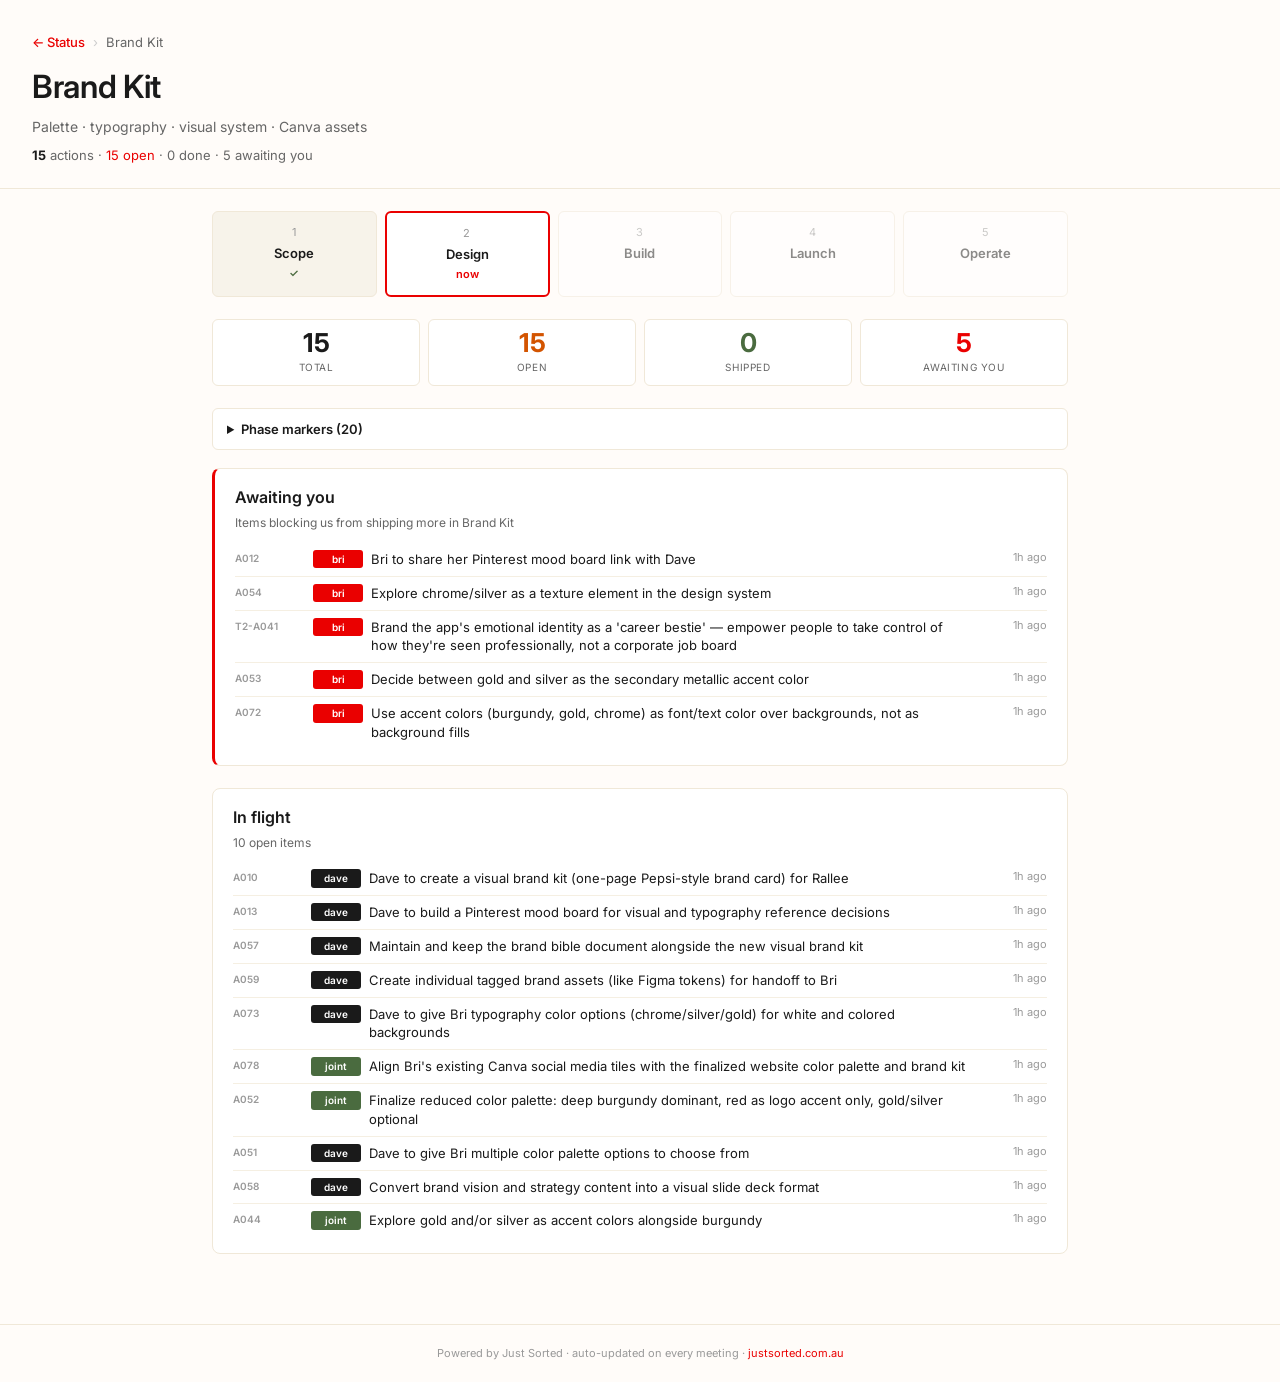
<file: deliverable-brand_kit.html>
<!DOCTYPE html><html lang="en-AU"><head><meta charset="UTF-8">
<meta name="viewport" content="width=device-width,initial-scale=1">
<title>Brand Kit · Bri (Rallee)</title>
<link href="https://fonts.googleapis.com/css2?family=Inter:wght@400;500;600;700&display=swap" rel="stylesheet">
<style>
*{box-sizing:border-box;margin:0;padding:0}body{font:15px/1.55 'Inter',-apple-system,sans-serif;background:#fffcf9;color:#1a1a1a}
header{padding:32px 32px 22px;border-bottom:1px solid #f0e8d8}
.crumb{font-size:13px;color:#666;margin-bottom:10px}
.crumb a{color:#ea0000;text-decoration:none;font-weight:500}
.crumb a:hover{text-decoration:underline}
.crumb .sep{color:#ccc;margin:0 8px}
h1{font-size:32px;font-weight:600;letter-spacing:-.01em;margin-bottom:4px}
.desc{color:#666;font-size:14px;max-width:680px}
.sub-h{color:#666;font-size:13px;margin-top:8px}.sub-h b{color:#1a1a1a}.sub-h .acc{color:#ea0000}
main{max-width:920px;margin:0 auto;padding:22px 32px 48px}
.phase-strip{display:grid;grid-template-columns:repeat(5,1fr);gap:8px;margin-bottom:22px}
.phase{background:#fff;border:1px solid #f0e8d8;border-radius:6px;padding:12px 10px;text-align:center}
.phase-past{background:#f7f3ea}.phase-current{border-color:#ea0000;border-width:2px}
.phase-future{opacity:.5}
.phase-num{font-size:11px;color:#999;margin-bottom:2px;text-transform:uppercase;letter-spacing:.06em}
.phase-label{font-size:13px;font-weight:600;margin-bottom:2px}
.phase-badge{font-size:11px;color:#ea0000;font-weight:600;text-transform:lowercase}
.phase-past .phase-badge{color:#4a6b3f}
.kpis{display:grid;grid-template-columns:repeat(4,1fr);gap:8px;margin-bottom:22px}
.kpi{background:#fff;border:1px solid #f0e8d8;border-radius:6px;padding:10px 12px;text-align:center}
.kpi .v{font-size:26px;font-weight:700;color:#1a1a1a;line-height:1}
.kpi.v-open .v{color:#d35400}.kpi.v-done .v{color:#4a6b3f}.kpi.v-awaiting .v{color:#ea0000}
.kpi .l{font-size:10px;color:#666;text-transform:uppercase;letter-spacing:.06em;margin-top:4px}
.sec{margin-bottom:22px;background:#fff;border:1px solid #f0e8d8;border-radius:8px;padding:16px 20px}
.sec-urgent{border-left:3px solid #ea0000}.sec-positive{border-left:3px solid #4a6b3f}
.sec h2{font-size:16px;font-weight:600;margin-bottom:4px}
.sec p.sub{color:#666;font-size:12px;margin-bottom:10px}
.items{list-style:none;padding:0}
.item{display:flex;gap:8px;align-items:flex-start;padding:7px 0;border-top:1px solid #f5efe2;font-size:13px;line-height:1.45}
.item:first-child{border-top:none}
.aid{flex:0 0 70px;font-size:10px;color:#999;font-weight:600;padding-top:1px}
.owner{flex:0 0 50px;font-size:10px;text-transform:lowercase;font-weight:600;padding:2px 6px;border-radius:3px;text-align:center}
.own-bri{background:#ea0000;color:#fff}.own-dave{background:#1a1a1a;color:#fff}
.own-joint{background:#4a6b3f;color:#fff}.own-unassigned,.own-other,.own-system{background:#e8dfd0;color:#1a1a1a}
.text{flex:1;color:#1a1a1a}.time{flex:0 0 70px;font-size:11px;color:#999;text-align:right}
.markers{margin:18px 0;background:#fff;border:1px solid #f0e8d8;border-radius:6px;padding:10px 14px}
.markers summary{font-size:13px;font-weight:600;cursor:pointer}
.markers ul{margin-top:8px;padding-left:18px}
.markers li{font-size:12px;padding:3px 0}
.mp{display:inline-block;background:#f7f3ea;padding:1px 6px;border-radius:3px;font-size:10px;text-transform:uppercase;color:#666;margin-right:6px;font-weight:600}
.md{color:#666}
.empty-msg{color:#999;font-style:italic;font-size:13px}
footer{padding:20px 32px;color:#999;font-size:11px;border-top:1px solid #f0e8d8;text-align:center}
footer a{color:#ea0000;text-decoration:none}
</style></head><body>
<header>
  <div class="crumb"><a href="status.html">← Status</a><span class="sep">›</span><span>Brand Kit</span></div>
  <h1>Brand Kit</h1>
  <p class="desc">Palette · typography · visual system · Canva assets</p>
  <p class="sub-h"><b>15</b> actions · <span class="acc">15 open</span> · 0 done · 5 awaiting you</p>
</header>
<main>
  <div class="phase-strip"><div class="phase phase-past"><div class="phase-num">1</div><div class="phase-label">Scope</div><div class="phase-badge">✓</div></div><div class="phase phase-current"><div class="phase-num">2</div><div class="phase-label">Design</div><div class="phase-badge">now</div></div><div class="phase phase-future"><div class="phase-num">3</div><div class="phase-label">Build</div><div class="phase-badge"></div></div><div class="phase phase-future"><div class="phase-num">4</div><div class="phase-label">Launch</div><div class="phase-badge"></div></div><div class="phase phase-future"><div class="phase-num">5</div><div class="phase-label">Operate</div><div class="phase-badge"></div></div></div>
  <div class="kpis">
    <div class="kpi"><div class="v">15</div><div class="l">Total</div></div>
    <div class="kpi v-open"><div class="v">15</div><div class="l">Open</div></div>
    <div class="kpi v-done"><div class="v">0</div><div class="l">Shipped</div></div>
    <div class="kpi v-awaiting"><div class="v">5</div><div class="l">Awaiting you</div></div>
  </div>
  <details class="markers"><summary>Phase markers (20)</summary><ul><li><span class="mp">Discovery</span> <strong>the vision is out of my head</strong> — <span class="md">Bri has articulated her full Rallee vision across website, app concept, and AI tools — captured in structured session notes with action items.</span></li><li><span class="mp">Discovery</span> <strong>pains mapped, priorities set</strong> — <span class="md">The three core pain domains are identified: website not converting, no AI tools in her workflow, no content system — and a clear first-things-first order is agreed.</span></li><li><span class="mp">Discovery</span> <strong>references locked in</strong> — <span class="md">Bri has shared her Pinterest board, reference websites, and brand inspirations — Dave has everything he needs to build without guessing.</span></li><li><span class="mp">Foundation</span> <strong>palette locked — finally</strong> — <span class="md">Deep burgundy as dominant, red contained to logo only, gold or silver chosen as metallic accent — the colour fight is over.</span></li><li><span class="mp">Foundation</span> <strong>the brand kit is done</strong> — <span class="md">A single-page visual brand kit (palette, fonts, logo variants, do/don&#x27;t) is built and handed to Bri — Pepsi-card style, the thing you share not the bible.</span></li><li><span class="mp">Foundation</span> <strong>typography feels like me</strong> — <span class="md">The Permanent Marker font is replaced across the site with a cursive, feminine alternative that Bri has approved — and all body copy is consistently lowercase.</span></li><li><span class="mp">Foundation</span> <strong>Canva connected to brand</strong> — <span class="md">The brand kit is live inside Canva and Claude Code, so every social tile Bri builds pulls the correct colours, fonts, and assets automatically.</span></li><li><span class="mp">Build</span> <strong>homepage feels like me now</strong> — <span class="md">The hero is full-screen with the right image, &#x27;we are rallee&#x27; headline, CTAs say &#x27;let&#x27;s talk&#x27;, no clutter — Bri would send this link to someone without cringing.</span></li><li><span class="mp">Build</span> <strong>about page tells my story</strong> — <span class="md">Full-screen founder photo, Bri&#x27;s origin story (&#x27;why Rallee was built&#x27;), career history — all on the about page where it belongs.</span></li><li><span class="mp">Build</span> <strong>services are actually clear</strong> — <span class="md">The &#x27;ways we partner&#x27; blur is gone — Rallee&#x27;s service offerings are on dedicated tiles that make it obvious what Bri does in one glance.</span></li></ul></details>
  <section class="sec sec-urgent"><h2>Awaiting you</h2><p class="sub">Items blocking us from shipping more in Brand Kit</p><ul class="items"><li class="item"><span class="aid">A012</span><span class="owner own-bri">bri</span><span class="text">Bri to share her Pinterest mood board link with Dave</span><span class="time">1h ago</span></li><li class="item"><span class="aid">A054</span><span class="owner own-bri">bri</span><span class="text">Explore chrome/silver as a texture element in the design system</span><span class="time">1h ago</span></li><li class="item"><span class="aid">T2-A041</span><span class="owner own-bri">bri</span><span class="text">Brand the app&#x27;s emotional identity as a &#x27;career bestie&#x27; — empower people to take control of how they&#x27;re seen professionally, not a corporate job board</span><span class="time">1h ago</span></li><li class="item"><span class="aid">A053</span><span class="owner own-bri">bri</span><span class="text">Decide between gold and silver as the secondary metallic accent color</span><span class="time">1h ago</span></li><li class="item"><span class="aid">A072</span><span class="owner own-bri">bri</span><span class="text">Use accent colors (burgundy, gold, chrome) as font/text color over backgrounds, not as background fills</span><span class="time">1h ago</span></li></ul></section><section class="sec"><h2>In flight</h2><p class="sub">10 open items</p><ul class="items"><li class="item"><span class="aid">A010</span><span class="owner own-dave">dave</span><span class="text">Dave to create a visual brand kit (one-page Pepsi-style brand card) for Rallee</span><span class="time">1h ago</span></li><li class="item"><span class="aid">A013</span><span class="owner own-dave">dave</span><span class="text">Dave to build a Pinterest mood board for visual and typography reference decisions</span><span class="time">1h ago</span></li><li class="item"><span class="aid">A057</span><span class="owner own-dave">dave</span><span class="text">Maintain and keep the brand bible document alongside the new visual brand kit</span><span class="time">1h ago</span></li><li class="item"><span class="aid">A059</span><span class="owner own-dave">dave</span><span class="text">Create individual tagged brand assets (like Figma tokens) for handoff to Bri</span><span class="time">1h ago</span></li><li class="item"><span class="aid">A073</span><span class="owner own-dave">dave</span><span class="text">Dave to give Bri typography color options (chrome/silver/gold) for white and colored backgrounds</span><span class="time">1h ago</span></li><li class="item"><span class="aid">A078</span><span class="owner own-joint">joint</span><span class="text">Align Bri&#x27;s existing Canva social media tiles with the finalized website color palette and brand kit</span><span class="time">1h ago</span></li><li class="item"><span class="aid">A052</span><span class="owner own-joint">joint</span><span class="text">Finalize reduced color palette: deep burgundy dominant, red as logo accent only, gold/silver optional</span><span class="time">1h ago</span></li><li class="item"><span class="aid">A051</span><span class="owner own-dave">dave</span><span class="text">Dave to give Bri multiple color palette options to choose from</span><span class="time">1h ago</span></li><li class="item"><span class="aid">A058</span><span class="owner own-dave">dave</span><span class="text">Convert brand vision and strategy content into a visual slide deck format</span><span class="time">1h ago</span></li><li class="item"><span class="aid">A044</span><span class="owner own-joint">joint</span><span class="text">Explore gold and/or silver as accent colors alongside burgundy</span><span class="time">1h ago</span></li></ul></section>
</main>
<footer>Powered by Just Sorted · auto-updated on every meeting · <a href="https://justsorted.com.au">justsorted.com.au</a></footer>
</body></html>
</file>
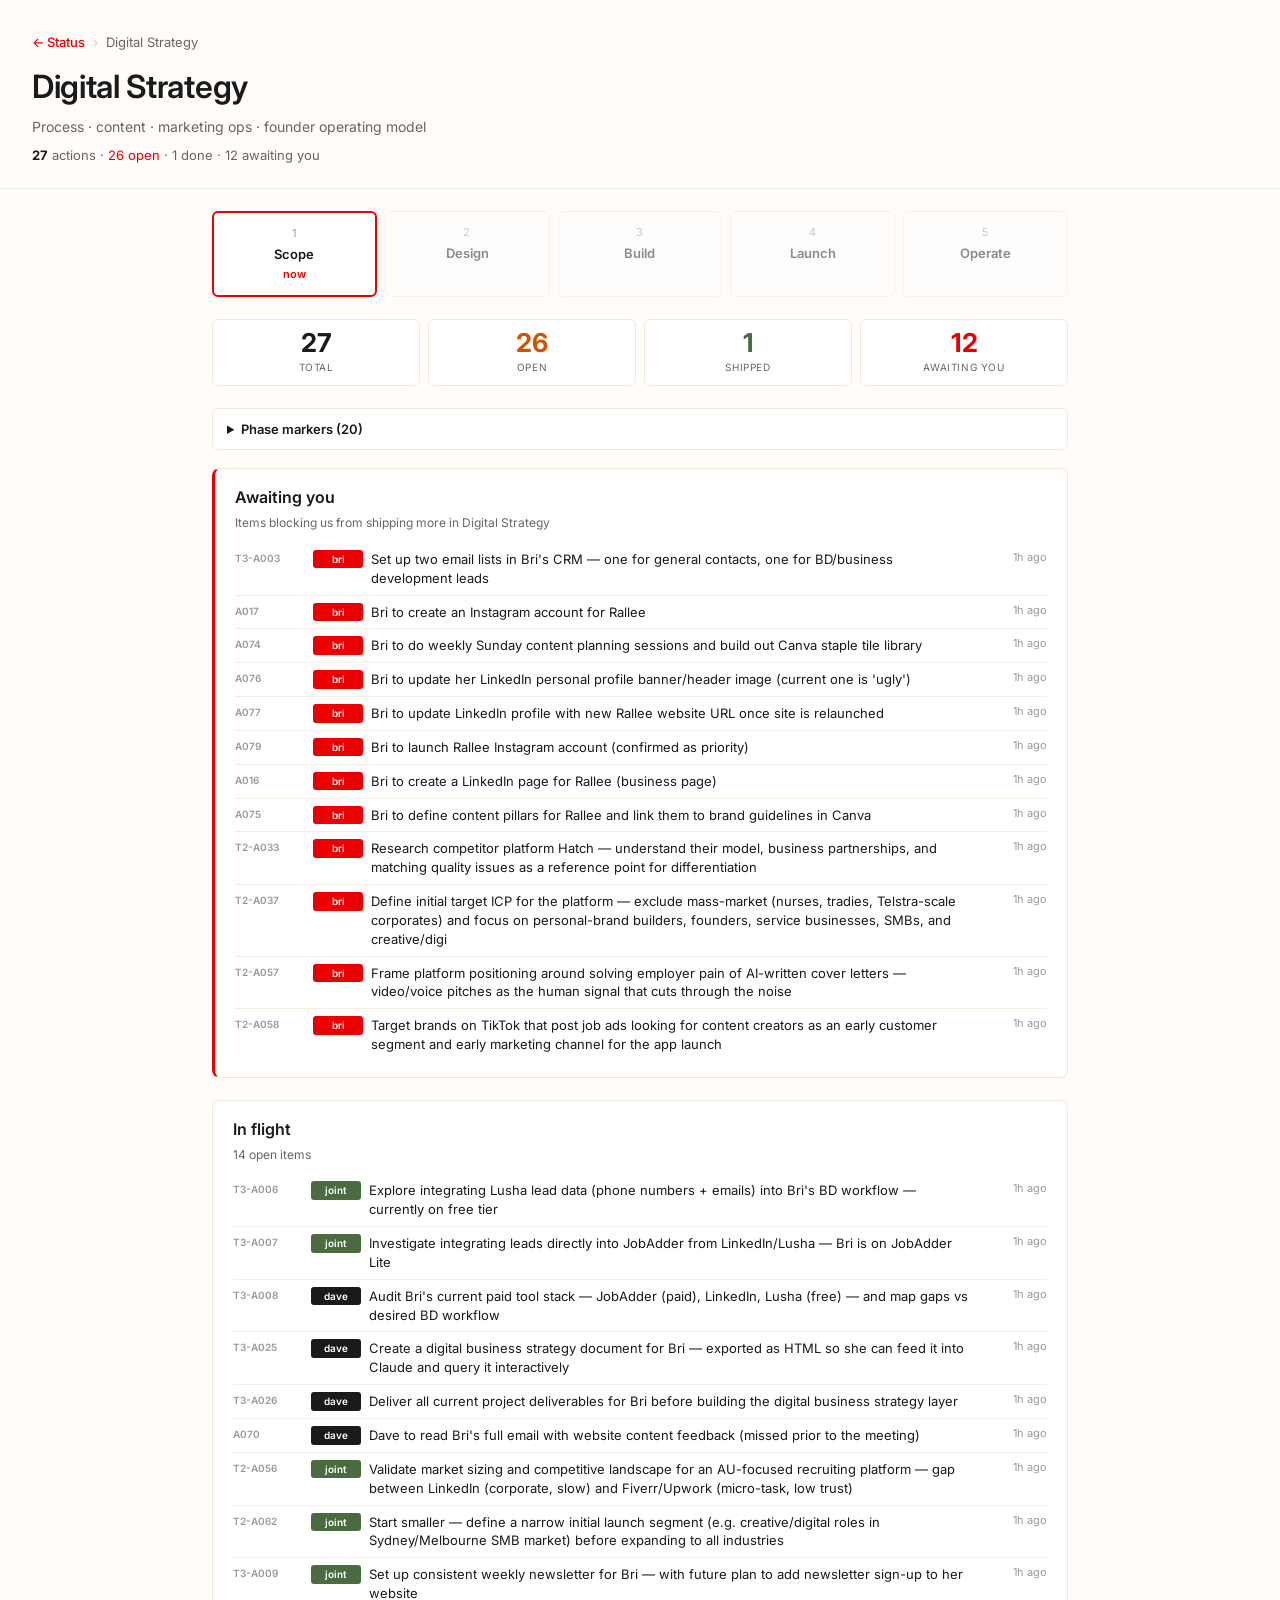
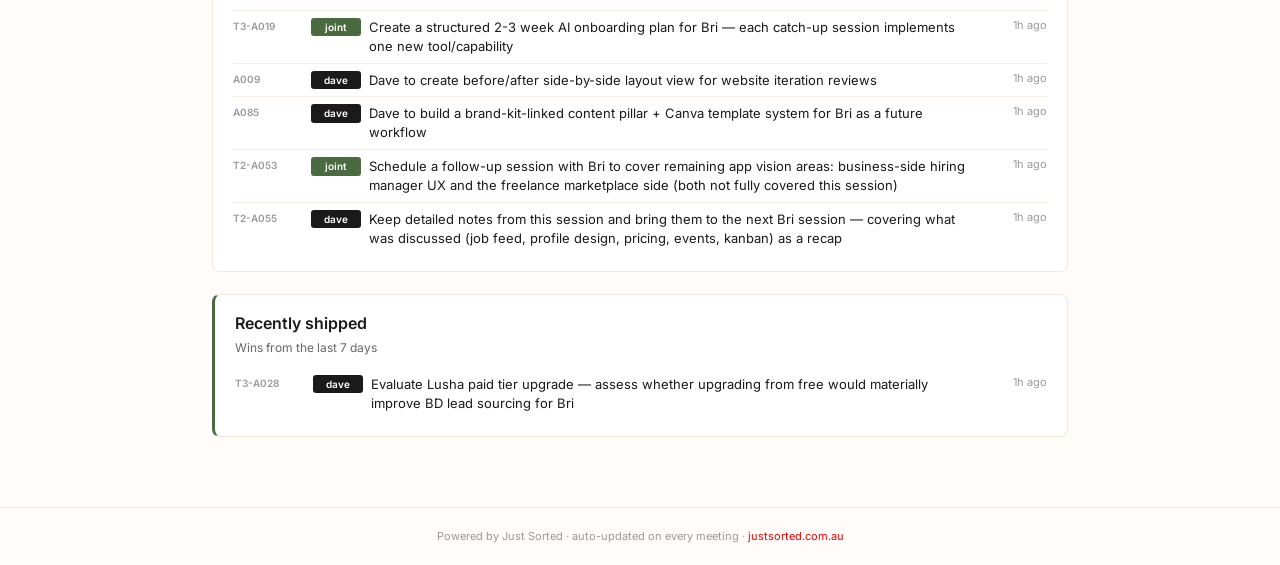
<file: deliverable-digital_strategy.html>
<!DOCTYPE html><html lang="en-AU"><head><meta charset="UTF-8">
<meta name="viewport" content="width=device-width,initial-scale=1">
<title>Digital Strategy · Bri (Rallee)</title>
<link href="https://fonts.googleapis.com/css2?family=Inter:wght@400;500;600;700&display=swap" rel="stylesheet">
<style>
*{box-sizing:border-box;margin:0;padding:0}body{font:15px/1.55 'Inter',-apple-system,sans-serif;background:#fffcf9;color:#1a1a1a}
header{padding:32px 32px 22px;border-bottom:1px solid #f0e8d8}
.crumb{font-size:13px;color:#666;margin-bottom:10px}
.crumb a{color:#ea0000;text-decoration:none;font-weight:500}
.crumb a:hover{text-decoration:underline}
.crumb .sep{color:#ccc;margin:0 8px}
h1{font-size:32px;font-weight:600;letter-spacing:-.01em;margin-bottom:4px}
.desc{color:#666;font-size:14px;max-width:680px}
.sub-h{color:#666;font-size:13px;margin-top:8px}.sub-h b{color:#1a1a1a}.sub-h .acc{color:#ea0000}
main{max-width:920px;margin:0 auto;padding:22px 32px 48px}
.phase-strip{display:grid;grid-template-columns:repeat(5,1fr);gap:8px;margin-bottom:22px}
.phase{background:#fff;border:1px solid #f0e8d8;border-radius:6px;padding:12px 10px;text-align:center}
.phase-past{background:#f7f3ea}.phase-current{border-color:#ea0000;border-width:2px}
.phase-future{opacity:.5}
.phase-num{font-size:11px;color:#999;margin-bottom:2px;text-transform:uppercase;letter-spacing:.06em}
.phase-label{font-size:13px;font-weight:600;margin-bottom:2px}
.phase-badge{font-size:11px;color:#ea0000;font-weight:600;text-transform:lowercase}
.phase-past .phase-badge{color:#4a6b3f}
.kpis{display:grid;grid-template-columns:repeat(4,1fr);gap:8px;margin-bottom:22px}
.kpi{background:#fff;border:1px solid #f0e8d8;border-radius:6px;padding:10px 12px;text-align:center}
.kpi .v{font-size:26px;font-weight:700;color:#1a1a1a;line-height:1}
.kpi.v-open .v{color:#d35400}.kpi.v-done .v{color:#4a6b3f}.kpi.v-awaiting .v{color:#ea0000}
.kpi .l{font-size:10px;color:#666;text-transform:uppercase;letter-spacing:.06em;margin-top:4px}
.sec{margin-bottom:22px;background:#fff;border:1px solid #f0e8d8;border-radius:8px;padding:16px 20px}
.sec-urgent{border-left:3px solid #ea0000}.sec-positive{border-left:3px solid #4a6b3f}
.sec h2{font-size:16px;font-weight:600;margin-bottom:4px}
.sec p.sub{color:#666;font-size:12px;margin-bottom:10px}
.items{list-style:none;padding:0}
.item{display:flex;gap:8px;align-items:flex-start;padding:7px 0;border-top:1px solid #f5efe2;font-size:13px;line-height:1.45}
.item:first-child{border-top:none}
.aid{flex:0 0 70px;font-size:10px;color:#999;font-weight:600;padding-top:1px}
.owner{flex:0 0 50px;font-size:10px;text-transform:lowercase;font-weight:600;padding:2px 6px;border-radius:3px;text-align:center}
.own-bri{background:#ea0000;color:#fff}.own-dave{background:#1a1a1a;color:#fff}
.own-joint{background:#4a6b3f;color:#fff}.own-unassigned,.own-other,.own-system{background:#e8dfd0;color:#1a1a1a}
.text{flex:1;color:#1a1a1a}.time{flex:0 0 70px;font-size:11px;color:#999;text-align:right}
.markers{margin:18px 0;background:#fff;border:1px solid #f0e8d8;border-radius:6px;padding:10px 14px}
.markers summary{font-size:13px;font-weight:600;cursor:pointer}
.markers ul{margin-top:8px;padding-left:18px}
.markers li{font-size:12px;padding:3px 0}
.mp{display:inline-block;background:#f7f3ea;padding:1px 6px;border-radius:3px;font-size:10px;text-transform:uppercase;color:#666;margin-right:6px;font-weight:600}
.md{color:#666}
.empty-msg{color:#999;font-style:italic;font-size:13px}
footer{padding:20px 32px;color:#999;font-size:11px;border-top:1px solid #f0e8d8;text-align:center}
footer a{color:#ea0000;text-decoration:none}
</style></head><body>
<header>
  <div class="crumb"><a href="status.html">← Status</a><span class="sep">›</span><span>Digital Strategy</span></div>
  <h1>Digital Strategy</h1>
  <p class="desc">Process · content · marketing ops · founder operating model</p>
  <p class="sub-h"><b>27</b> actions · <span class="acc">26 open</span> · 1 done · 12 awaiting you</p>
</header>
<main>
  <div class="phase-strip"><div class="phase phase-current"><div class="phase-num">1</div><div class="phase-label">Scope</div><div class="phase-badge">now</div></div><div class="phase phase-future"><div class="phase-num">2</div><div class="phase-label">Design</div><div class="phase-badge"></div></div><div class="phase phase-future"><div class="phase-num">3</div><div class="phase-label">Build</div><div class="phase-badge"></div></div><div class="phase phase-future"><div class="phase-num">4</div><div class="phase-label">Launch</div><div class="phase-badge"></div></div><div class="phase phase-future"><div class="phase-num">5</div><div class="phase-label">Operate</div><div class="phase-badge"></div></div></div>
  <div class="kpis">
    <div class="kpi"><div class="v">27</div><div class="l">Total</div></div>
    <div class="kpi v-open"><div class="v">26</div><div class="l">Open</div></div>
    <div class="kpi v-done"><div class="v">1</div><div class="l">Shipped</div></div>
    <div class="kpi v-awaiting"><div class="v">12</div><div class="l">Awaiting you</div></div>
  </div>
  <details class="markers"><summary>Phase markers (20)</summary><ul><li><span class="mp">Discovery</span> <strong>the vision is out of my head</strong> — <span class="md">Bri has articulated her full Rallee vision across website, app concept, and AI tools — captured in structured session notes with action items.</span></li><li><span class="mp">Discovery</span> <strong>pains mapped, priorities set</strong> — <span class="md">The three core pain domains are identified: website not converting, no AI tools in her workflow, no content system — and a clear first-things-first order is agreed.</span></li><li><span class="mp">Discovery</span> <strong>references locked in</strong> — <span class="md">Bri has shared her Pinterest board, reference websites, and brand inspirations — Dave has everything he needs to build without guessing.</span></li><li><span class="mp">Foundation</span> <strong>palette locked — finally</strong> — <span class="md">Deep burgundy as dominant, red contained to logo only, gold or silver chosen as metallic accent — the colour fight is over.</span></li><li><span class="mp">Foundation</span> <strong>the brand kit is done</strong> — <span class="md">A single-page visual brand kit (palette, fonts, logo variants, do/don&#x27;t) is built and handed to Bri — Pepsi-card style, the thing you share not the bible.</span></li><li><span class="mp">Foundation</span> <strong>typography feels like me</strong> — <span class="md">The Permanent Marker font is replaced across the site with a cursive, feminine alternative that Bri has approved — and all body copy is consistently lowercase.</span></li><li><span class="mp">Foundation</span> <strong>Canva connected to brand</strong> — <span class="md">The brand kit is live inside Canva and Claude Code, so every social tile Bri builds pulls the correct colours, fonts, and assets automatically.</span></li><li><span class="mp">Build</span> <strong>homepage feels like me now</strong> — <span class="md">The hero is full-screen with the right image, &#x27;we are rallee&#x27; headline, CTAs say &#x27;let&#x27;s talk&#x27;, no clutter — Bri would send this link to someone without cringing.</span></li><li><span class="mp">Build</span> <strong>about page tells my story</strong> — <span class="md">Full-screen founder photo, Bri&#x27;s origin story (&#x27;why Rallee was built&#x27;), career history — all on the about page where it belongs.</span></li><li><span class="mp">Build</span> <strong>services are actually clear</strong> — <span class="md">The &#x27;ways we partner&#x27; blur is gone — Rallee&#x27;s service offerings are on dedicated tiles that make it obvious what Bri does in one glance.</span></li></ul></details>
  <section class="sec sec-urgent"><h2>Awaiting you</h2><p class="sub">Items blocking us from shipping more in Digital Strategy</p><ul class="items"><li class="item"><span class="aid">T3-A003</span><span class="owner own-bri">bri</span><span class="text">Set up two email lists in Bri&#x27;s CRM — one for general contacts, one for BD/business development leads</span><span class="time">1h ago</span></li><li class="item"><span class="aid">A017</span><span class="owner own-bri">bri</span><span class="text">Bri to create an Instagram account for Rallee</span><span class="time">1h ago</span></li><li class="item"><span class="aid">A074</span><span class="owner own-bri">bri</span><span class="text">Bri to do weekly Sunday content planning sessions and build out Canva staple tile library</span><span class="time">1h ago</span></li><li class="item"><span class="aid">A076</span><span class="owner own-bri">bri</span><span class="text">Bri to update her LinkedIn personal profile banner/header image (current one is &#x27;ugly&#x27;)</span><span class="time">1h ago</span></li><li class="item"><span class="aid">A077</span><span class="owner own-bri">bri</span><span class="text">Bri to update LinkedIn profile with new Rallee website URL once site is relaunched</span><span class="time">1h ago</span></li><li class="item"><span class="aid">A079</span><span class="owner own-bri">bri</span><span class="text">Bri to launch Rallee Instagram account (confirmed as priority)</span><span class="time">1h ago</span></li><li class="item"><span class="aid">A016</span><span class="owner own-bri">bri</span><span class="text">Bri to create a LinkedIn page for Rallee (business page)</span><span class="time">1h ago</span></li><li class="item"><span class="aid">A075</span><span class="owner own-bri">bri</span><span class="text">Bri to define content pillars for Rallee and link them to brand guidelines in Canva</span><span class="time">1h ago</span></li><li class="item"><span class="aid">T2-A033</span><span class="owner own-bri">bri</span><span class="text">Research competitor platform Hatch — understand their model, business partnerships, and matching quality issues as a reference point for differentiation</span><span class="time">1h ago</span></li><li class="item"><span class="aid">T2-A037</span><span class="owner own-bri">bri</span><span class="text">Define initial target ICP for the platform — exclude mass-market (nurses, tradies, Telstra-scale corporates) and focus on personal-brand builders, founders, service businesses, SMBs, and creative/digi</span><span class="time">1h ago</span></li><li class="item"><span class="aid">T2-A057</span><span class="owner own-bri">bri</span><span class="text">Frame platform positioning around solving employer pain of AI-written cover letters — video/voice pitches as the human signal that cuts through the noise</span><span class="time">1h ago</span></li><li class="item"><span class="aid">T2-A058</span><span class="owner own-bri">bri</span><span class="text">Target brands on TikTok that post job ads looking for content creators as an early customer segment and early marketing channel for the app launch</span><span class="time">1h ago</span></li></ul></section><section class="sec"><h2>In flight</h2><p class="sub">14 open items</p><ul class="items"><li class="item"><span class="aid">T3-A006</span><span class="owner own-joint">joint</span><span class="text">Explore integrating Lusha lead data (phone numbers + emails) into Bri&#x27;s BD workflow — currently on free tier</span><span class="time">1h ago</span></li><li class="item"><span class="aid">T3-A007</span><span class="owner own-joint">joint</span><span class="text">Investigate integrating leads directly into JobAdder from LinkedIn/Lusha — Bri is on JobAdder Lite</span><span class="time">1h ago</span></li><li class="item"><span class="aid">T3-A008</span><span class="owner own-dave">dave</span><span class="text">Audit Bri&#x27;s current paid tool stack — JobAdder (paid), LinkedIn, Lusha (free) — and map gaps vs desired BD workflow</span><span class="time">1h ago</span></li><li class="item"><span class="aid">T3-A025</span><span class="owner own-dave">dave</span><span class="text">Create a digital business strategy document for Bri — exported as HTML so she can feed it into Claude and query it interactively</span><span class="time">1h ago</span></li><li class="item"><span class="aid">T3-A026</span><span class="owner own-dave">dave</span><span class="text">Deliver all current project deliverables for Bri before building the digital business strategy layer</span><span class="time">1h ago</span></li><li class="item"><span class="aid">A070</span><span class="owner own-dave">dave</span><span class="text">Dave to read Bri&#x27;s full email with website content feedback (missed prior to the meeting)</span><span class="time">1h ago</span></li><li class="item"><span class="aid">T2-A056</span><span class="owner own-joint">joint</span><span class="text">Validate market sizing and competitive landscape for an AU-focused recruiting platform — gap between LinkedIn (corporate, slow) and Fiverr/Upwork (micro-task, low trust)</span><span class="time">1h ago</span></li><li class="item"><span class="aid">T2-A062</span><span class="owner own-joint">joint</span><span class="text">Start smaller — define a narrow initial launch segment (e.g. creative/digital roles in Sydney/Melbourne SMB market) before expanding to all industries</span><span class="time">1h ago</span></li><li class="item"><span class="aid">T3-A009</span><span class="owner own-joint">joint</span><span class="text">Set up consistent weekly newsletter for Bri — with future plan to add newsletter sign-up to her website</span><span class="time">1h ago</span></li><li class="item"><span class="aid">T3-A019</span><span class="owner own-joint">joint</span><span class="text">Create a structured 2-3 week AI onboarding plan for Bri — each catch-up session implements one new tool/capability</span><span class="time">1h ago</span></li><li class="item"><span class="aid">A009</span><span class="owner own-dave">dave</span><span class="text">Dave to create before/after side-by-side layout view for website iteration reviews</span><span class="time">1h ago</span></li><li class="item"><span class="aid">A085</span><span class="owner own-dave">dave</span><span class="text">Dave to build a brand-kit-linked content pillar + Canva template system for Bri as a future workflow</span><span class="time">1h ago</span></li><li class="item"><span class="aid">T2-A053</span><span class="owner own-joint">joint</span><span class="text">Schedule a follow-up session with Bri to cover remaining app vision areas: business-side hiring manager UX and the freelance marketplace side (both not fully covered this session)</span><span class="time">1h ago</span></li><li class="item"><span class="aid">T2-A055</span><span class="owner own-dave">dave</span><span class="text">Keep detailed notes from this session and bring them to the next Bri session — covering what was discussed (job feed, profile design, pricing, events, kanban) as a recap</span><span class="time">1h ago</span></li></ul></section><section class="sec sec-positive"><h2>Recently shipped</h2><p class="sub">Wins from the last 7 days</p><ul class="items"><li class="item"><span class="aid">T3-A028</span><span class="owner own-dave">dave</span><span class="text">Evaluate Lusha paid tier upgrade — assess whether upgrading from free would materially improve BD lead sourcing for Bri</span><span class="time">1h ago</span></li></ul></section>
</main>
<footer>Powered by Just Sorted · auto-updated on every meeting · <a href="https://justsorted.com.au">justsorted.com.au</a></footer>
</body></html>
</file>
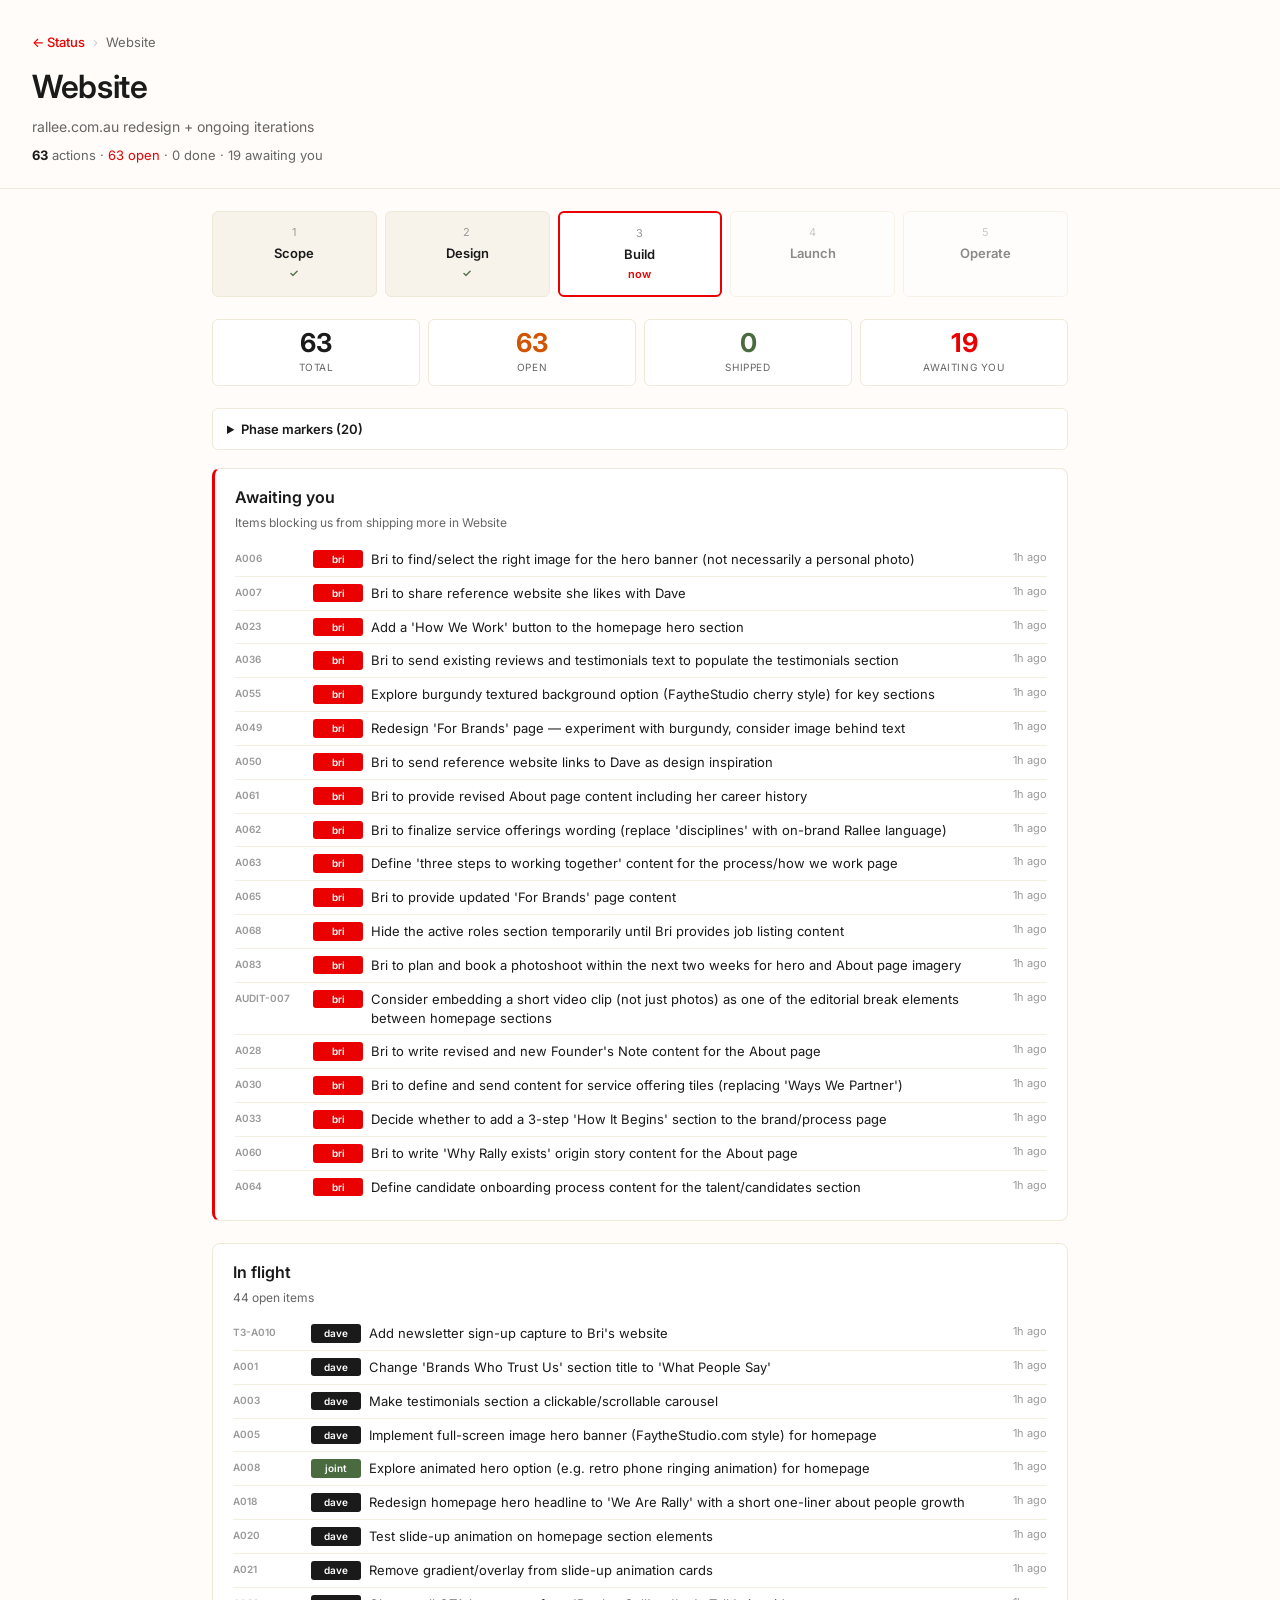
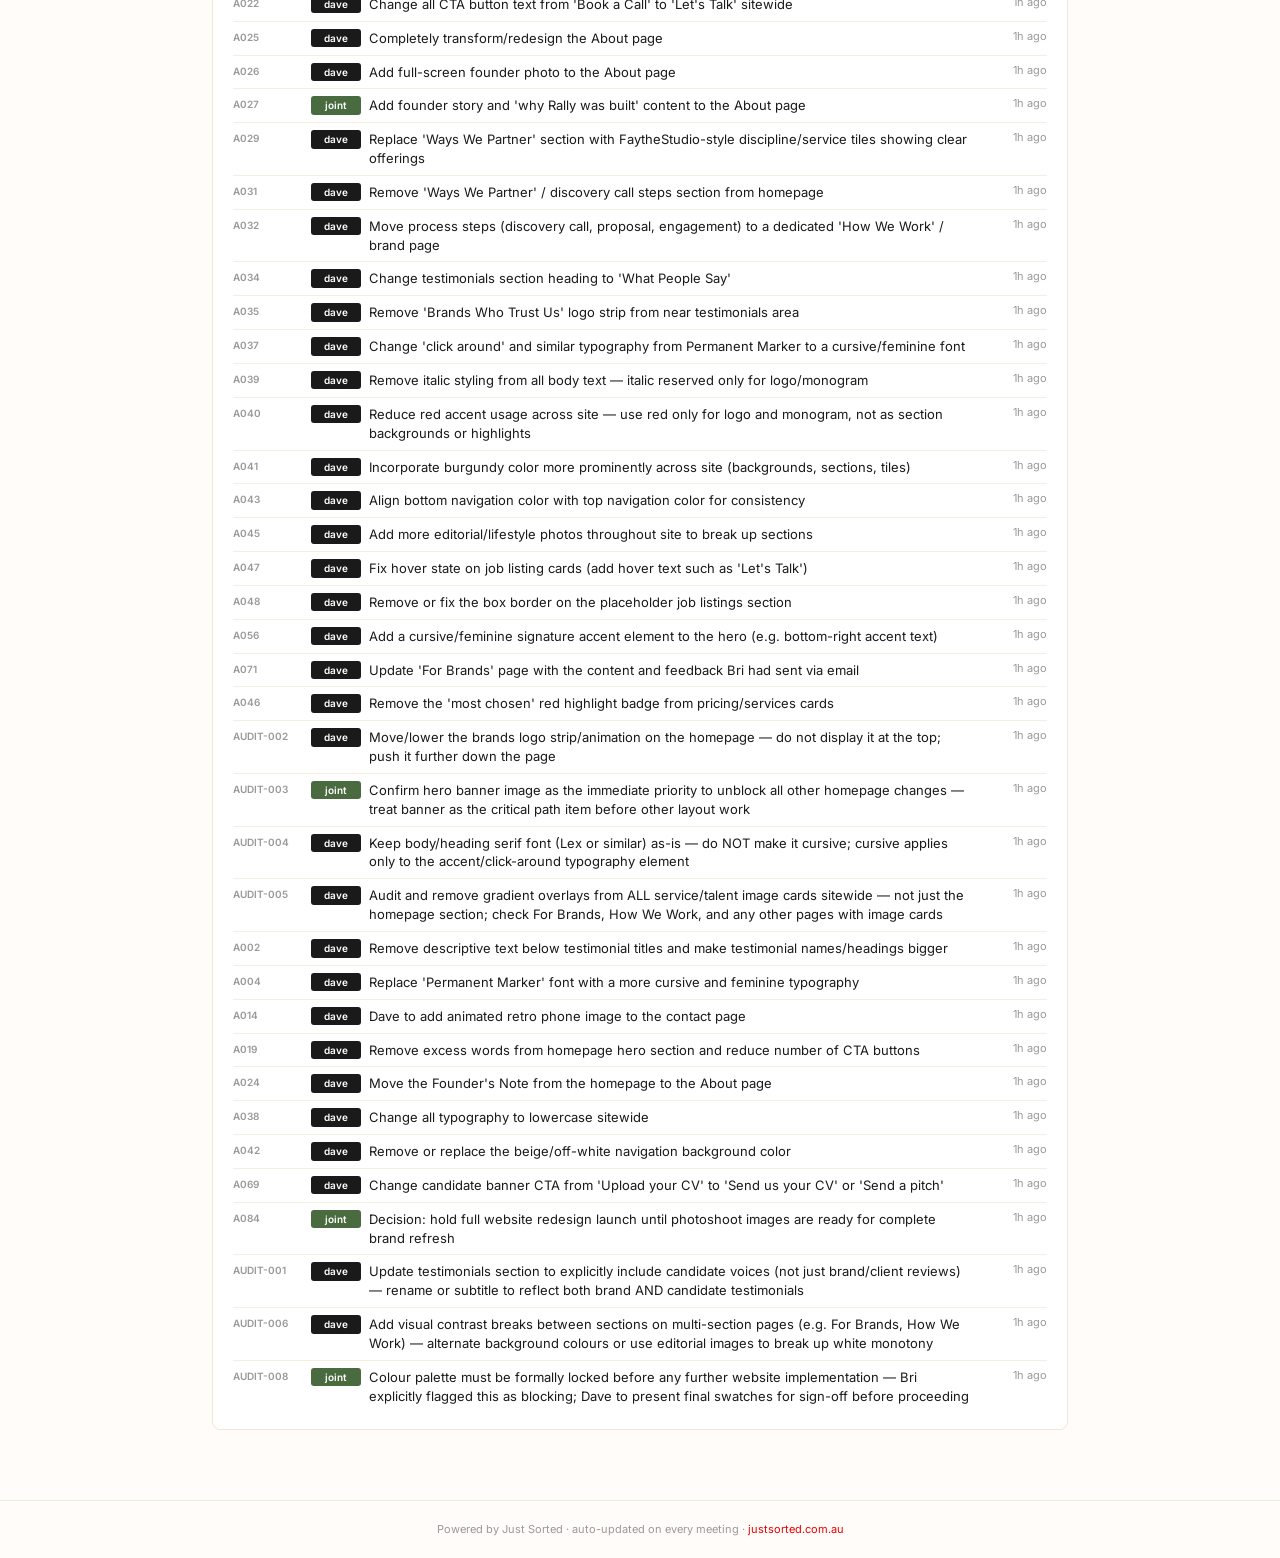
<file: deliverable-website.html>
<!DOCTYPE html><html lang="en-AU"><head><meta charset="UTF-8">
<meta name="viewport" content="width=device-width,initial-scale=1">
<title>Website · Bri (Rallee)</title>
<link href="https://fonts.googleapis.com/css2?family=Inter:wght@400;500;600;700&display=swap" rel="stylesheet">
<style>
*{box-sizing:border-box;margin:0;padding:0}body{font:15px/1.55 'Inter',-apple-system,sans-serif;background:#fffcf9;color:#1a1a1a}
header{padding:32px 32px 22px;border-bottom:1px solid #f0e8d8}
.crumb{font-size:13px;color:#666;margin-bottom:10px}
.crumb a{color:#ea0000;text-decoration:none;font-weight:500}
.crumb a:hover{text-decoration:underline}
.crumb .sep{color:#ccc;margin:0 8px}
h1{font-size:32px;font-weight:600;letter-spacing:-.01em;margin-bottom:4px}
.desc{color:#666;font-size:14px;max-width:680px}
.sub-h{color:#666;font-size:13px;margin-top:8px}.sub-h b{color:#1a1a1a}.sub-h .acc{color:#ea0000}
main{max-width:920px;margin:0 auto;padding:22px 32px 48px}
.phase-strip{display:grid;grid-template-columns:repeat(5,1fr);gap:8px;margin-bottom:22px}
.phase{background:#fff;border:1px solid #f0e8d8;border-radius:6px;padding:12px 10px;text-align:center}
.phase-past{background:#f7f3ea}.phase-current{border-color:#ea0000;border-width:2px}
.phase-future{opacity:.5}
.phase-num{font-size:11px;color:#999;margin-bottom:2px;text-transform:uppercase;letter-spacing:.06em}
.phase-label{font-size:13px;font-weight:600;margin-bottom:2px}
.phase-badge{font-size:11px;color:#ea0000;font-weight:600;text-transform:lowercase}
.phase-past .phase-badge{color:#4a6b3f}
.kpis{display:grid;grid-template-columns:repeat(4,1fr);gap:8px;margin-bottom:22px}
.kpi{background:#fff;border:1px solid #f0e8d8;border-radius:6px;padding:10px 12px;text-align:center}
.kpi .v{font-size:26px;font-weight:700;color:#1a1a1a;line-height:1}
.kpi.v-open .v{color:#d35400}.kpi.v-done .v{color:#4a6b3f}.kpi.v-awaiting .v{color:#ea0000}
.kpi .l{font-size:10px;color:#666;text-transform:uppercase;letter-spacing:.06em;margin-top:4px}
.sec{margin-bottom:22px;background:#fff;border:1px solid #f0e8d8;border-radius:8px;padding:16px 20px}
.sec-urgent{border-left:3px solid #ea0000}.sec-positive{border-left:3px solid #4a6b3f}
.sec h2{font-size:16px;font-weight:600;margin-bottom:4px}
.sec p.sub{color:#666;font-size:12px;margin-bottom:10px}
.items{list-style:none;padding:0}
.item{display:flex;gap:8px;align-items:flex-start;padding:7px 0;border-top:1px solid #f5efe2;font-size:13px;line-height:1.45}
.item:first-child{border-top:none}
.aid{flex:0 0 70px;font-size:10px;color:#999;font-weight:600;padding-top:1px}
.owner{flex:0 0 50px;font-size:10px;text-transform:lowercase;font-weight:600;padding:2px 6px;border-radius:3px;text-align:center}
.own-bri{background:#ea0000;color:#fff}.own-dave{background:#1a1a1a;color:#fff}
.own-joint{background:#4a6b3f;color:#fff}.own-unassigned,.own-other,.own-system{background:#e8dfd0;color:#1a1a1a}
.text{flex:1;color:#1a1a1a}.time{flex:0 0 70px;font-size:11px;color:#999;text-align:right}
.markers{margin:18px 0;background:#fff;border:1px solid #f0e8d8;border-radius:6px;padding:10px 14px}
.markers summary{font-size:13px;font-weight:600;cursor:pointer}
.markers ul{margin-top:8px;padding-left:18px}
.markers li{font-size:12px;padding:3px 0}
.mp{display:inline-block;background:#f7f3ea;padding:1px 6px;border-radius:3px;font-size:10px;text-transform:uppercase;color:#666;margin-right:6px;font-weight:600}
.md{color:#666}
.empty-msg{color:#999;font-style:italic;font-size:13px}
footer{padding:20px 32px;color:#999;font-size:11px;border-top:1px solid #f0e8d8;text-align:center}
footer a{color:#ea0000;text-decoration:none}
</style></head><body>
<header>
  <div class="crumb"><a href="status.html">← Status</a><span class="sep">›</span><span>Website</span></div>
  <h1>Website</h1>
  <p class="desc">rallee.com.au redesign + ongoing iterations</p>
  <p class="sub-h"><b>63</b> actions · <span class="acc">63 open</span> · 0 done · 19 awaiting you</p>
</header>
<main>
  <div class="phase-strip"><div class="phase phase-past"><div class="phase-num">1</div><div class="phase-label">Scope</div><div class="phase-badge">✓</div></div><div class="phase phase-past"><div class="phase-num">2</div><div class="phase-label">Design</div><div class="phase-badge">✓</div></div><div class="phase phase-current"><div class="phase-num">3</div><div class="phase-label">Build</div><div class="phase-badge">now</div></div><div class="phase phase-future"><div class="phase-num">4</div><div class="phase-label">Launch</div><div class="phase-badge"></div></div><div class="phase phase-future"><div class="phase-num">5</div><div class="phase-label">Operate</div><div class="phase-badge"></div></div></div>
  <div class="kpis">
    <div class="kpi"><div class="v">63</div><div class="l">Total</div></div>
    <div class="kpi v-open"><div class="v">63</div><div class="l">Open</div></div>
    <div class="kpi v-done"><div class="v">0</div><div class="l">Shipped</div></div>
    <div class="kpi v-awaiting"><div class="v">19</div><div class="l">Awaiting you</div></div>
  </div>
  <details class="markers"><summary>Phase markers (20)</summary><ul><li><span class="mp">Discovery</span> <strong>the vision is out of my head</strong> — <span class="md">Bri has articulated her full Rallee vision across website, app concept, and AI tools — captured in structured session notes with action items.</span></li><li><span class="mp">Discovery</span> <strong>pains mapped, priorities set</strong> — <span class="md">The three core pain domains are identified: website not converting, no AI tools in her workflow, no content system — and a clear first-things-first order is agreed.</span></li><li><span class="mp">Discovery</span> <strong>references locked in</strong> — <span class="md">Bri has shared her Pinterest board, reference websites, and brand inspirations — Dave has everything he needs to build without guessing.</span></li><li><span class="mp">Foundation</span> <strong>palette locked — finally</strong> — <span class="md">Deep burgundy as dominant, red contained to logo only, gold or silver chosen as metallic accent — the colour fight is over.</span></li><li><span class="mp">Foundation</span> <strong>the brand kit is done</strong> — <span class="md">A single-page visual brand kit (palette, fonts, logo variants, do/don&#x27;t) is built and handed to Bri — Pepsi-card style, the thing you share not the bible.</span></li><li><span class="mp">Foundation</span> <strong>typography feels like me</strong> — <span class="md">The Permanent Marker font is replaced across the site with a cursive, feminine alternative that Bri has approved — and all body copy is consistently lowercase.</span></li><li><span class="mp">Foundation</span> <strong>Canva connected to brand</strong> — <span class="md">The brand kit is live inside Canva and Claude Code, so every social tile Bri builds pulls the correct colours, fonts, and assets automatically.</span></li><li><span class="mp">Build</span> <strong>homepage feels like me now</strong> — <span class="md">The hero is full-screen with the right image, &#x27;we are rallee&#x27; headline, CTAs say &#x27;let&#x27;s talk&#x27;, no clutter — Bri would send this link to someone without cringing.</span></li><li><span class="mp">Build</span> <strong>about page tells my story</strong> — <span class="md">Full-screen founder photo, Bri&#x27;s origin story (&#x27;why Rallee was built&#x27;), career history — all on the about page where it belongs.</span></li><li><span class="mp">Build</span> <strong>services are actually clear</strong> — <span class="md">The &#x27;ways we partner&#x27; blur is gone — Rallee&#x27;s service offerings are on dedicated tiles that make it obvious what Bri does in one glance.</span></li></ul></details>
  <section class="sec sec-urgent"><h2>Awaiting you</h2><p class="sub">Items blocking us from shipping more in Website</p><ul class="items"><li class="item"><span class="aid">A006</span><span class="owner own-bri">bri</span><span class="text">Bri to find/select the right image for the hero banner (not necessarily a personal photo)</span><span class="time">1h ago</span></li><li class="item"><span class="aid">A007</span><span class="owner own-bri">bri</span><span class="text">Bri to share reference website she likes with Dave</span><span class="time">1h ago</span></li><li class="item"><span class="aid">A023</span><span class="owner own-bri">bri</span><span class="text">Add a &#x27;How We Work&#x27; button to the homepage hero section</span><span class="time">1h ago</span></li><li class="item"><span class="aid">A036</span><span class="owner own-bri">bri</span><span class="text">Bri to send existing reviews and testimonials text to populate the testimonials section</span><span class="time">1h ago</span></li><li class="item"><span class="aid">A055</span><span class="owner own-bri">bri</span><span class="text">Explore burgundy textured background option (FaytheStudio cherry style) for key sections</span><span class="time">1h ago</span></li><li class="item"><span class="aid">A049</span><span class="owner own-bri">bri</span><span class="text">Redesign &#x27;For Brands&#x27; page — experiment with burgundy, consider image behind text</span><span class="time">1h ago</span></li><li class="item"><span class="aid">A050</span><span class="owner own-bri">bri</span><span class="text">Bri to send reference website links to Dave as design inspiration</span><span class="time">1h ago</span></li><li class="item"><span class="aid">A061</span><span class="owner own-bri">bri</span><span class="text">Bri to provide revised About page content including her career history</span><span class="time">1h ago</span></li><li class="item"><span class="aid">A062</span><span class="owner own-bri">bri</span><span class="text">Bri to finalize service offerings wording (replace &#x27;disciplines&#x27; with on-brand Rallee language)</span><span class="time">1h ago</span></li><li class="item"><span class="aid">A063</span><span class="owner own-bri">bri</span><span class="text">Define &#x27;three steps to working together&#x27; content for the process/how we work page</span><span class="time">1h ago</span></li><li class="item"><span class="aid">A065</span><span class="owner own-bri">bri</span><span class="text">Bri to provide updated &#x27;For Brands&#x27; page content</span><span class="time">1h ago</span></li><li class="item"><span class="aid">A068</span><span class="owner own-bri">bri</span><span class="text">Hide the active roles section temporarily until Bri provides job listing content</span><span class="time">1h ago</span></li><li class="item"><span class="aid">A083</span><span class="owner own-bri">bri</span><span class="text">Bri to plan and book a photoshoot within the next two weeks for hero and About page imagery</span><span class="time">1h ago</span></li><li class="item"><span class="aid">AUDIT-007</span><span class="owner own-bri">bri</span><span class="text">Consider embedding a short video clip (not just photos) as one of the editorial break elements between homepage sections</span><span class="time">1h ago</span></li><li class="item"><span class="aid">A028</span><span class="owner own-bri">bri</span><span class="text">Bri to write revised and new Founder&#x27;s Note content for the About page</span><span class="time">1h ago</span></li><li class="item"><span class="aid">A030</span><span class="owner own-bri">bri</span><span class="text">Bri to define and send content for service offering tiles (replacing &#x27;Ways We Partner&#x27;)</span><span class="time">1h ago</span></li><li class="item"><span class="aid">A033</span><span class="owner own-bri">bri</span><span class="text">Decide whether to add a 3-step &#x27;How It Begins&#x27; section to the brand/process page</span><span class="time">1h ago</span></li><li class="item"><span class="aid">A060</span><span class="owner own-bri">bri</span><span class="text">Bri to write &#x27;Why Rally exists&#x27; origin story content for the About page</span><span class="time">1h ago</span></li><li class="item"><span class="aid">A064</span><span class="owner own-bri">bri</span><span class="text">Define candidate onboarding process content for the talent/candidates section</span><span class="time">1h ago</span></li></ul></section><section class="sec"><h2>In flight</h2><p class="sub">44 open items</p><ul class="items"><li class="item"><span class="aid">T3-A010</span><span class="owner own-dave">dave</span><span class="text">Add newsletter sign-up capture to Bri&#x27;s website</span><span class="time">1h ago</span></li><li class="item"><span class="aid">A001</span><span class="owner own-dave">dave</span><span class="text">Change &#x27;Brands Who Trust Us&#x27; section title to &#x27;What People Say&#x27;</span><span class="time">1h ago</span></li><li class="item"><span class="aid">A003</span><span class="owner own-dave">dave</span><span class="text">Make testimonials section a clickable/scrollable carousel</span><span class="time">1h ago</span></li><li class="item"><span class="aid">A005</span><span class="owner own-dave">dave</span><span class="text">Implement full-screen image hero banner (FaytheStudio.com style) for homepage</span><span class="time">1h ago</span></li><li class="item"><span class="aid">A008</span><span class="owner own-joint">joint</span><span class="text">Explore animated hero option (e.g. retro phone ringing animation) for homepage</span><span class="time">1h ago</span></li><li class="item"><span class="aid">A018</span><span class="owner own-dave">dave</span><span class="text">Redesign homepage hero headline to &#x27;We Are Rally&#x27; with a short one-liner about people growth</span><span class="time">1h ago</span></li><li class="item"><span class="aid">A020</span><span class="owner own-dave">dave</span><span class="text">Test slide-up animation on homepage section elements</span><span class="time">1h ago</span></li><li class="item"><span class="aid">A021</span><span class="owner own-dave">dave</span><span class="text">Remove gradient/overlay from slide-up animation cards</span><span class="time">1h ago</span></li><li class="item"><span class="aid">A022</span><span class="owner own-dave">dave</span><span class="text">Change all CTA button text from &#x27;Book a Call&#x27; to &#x27;Let&#x27;s Talk&#x27; sitewide</span><span class="time">1h ago</span></li><li class="item"><span class="aid">A025</span><span class="owner own-dave">dave</span><span class="text">Completely transform/redesign the About page</span><span class="time">1h ago</span></li><li class="item"><span class="aid">A026</span><span class="owner own-dave">dave</span><span class="text">Add full-screen founder photo to the About page</span><span class="time">1h ago</span></li><li class="item"><span class="aid">A027</span><span class="owner own-joint">joint</span><span class="text">Add founder story and &#x27;why Rally was built&#x27; content to the About page</span><span class="time">1h ago</span></li><li class="item"><span class="aid">A029</span><span class="owner own-dave">dave</span><span class="text">Replace &#x27;Ways We Partner&#x27; section with FaytheStudio-style discipline/service tiles showing clear offerings</span><span class="time">1h ago</span></li><li class="item"><span class="aid">A031</span><span class="owner own-dave">dave</span><span class="text">Remove &#x27;Ways We Partner&#x27; / discovery call steps section from homepage</span><span class="time">1h ago</span></li><li class="item"><span class="aid">A032</span><span class="owner own-dave">dave</span><span class="text">Move process steps (discovery call, proposal, engagement) to a dedicated &#x27;How We Work&#x27; / brand page</span><span class="time">1h ago</span></li><li class="item"><span class="aid">A034</span><span class="owner own-dave">dave</span><span class="text">Change testimonials section heading to &#x27;What People Say&#x27;</span><span class="time">1h ago</span></li><li class="item"><span class="aid">A035</span><span class="owner own-dave">dave</span><span class="text">Remove &#x27;Brands Who Trust Us&#x27; logo strip from near testimonials area</span><span class="time">1h ago</span></li><li class="item"><span class="aid">A037</span><span class="owner own-dave">dave</span><span class="text">Change &#x27;click around&#x27; and similar typography from Permanent Marker to a cursive/feminine font</span><span class="time">1h ago</span></li><li class="item"><span class="aid">A039</span><span class="owner own-dave">dave</span><span class="text">Remove italic styling from all body text — italic reserved only for logo/monogram</span><span class="time">1h ago</span></li><li class="item"><span class="aid">A040</span><span class="owner own-dave">dave</span><span class="text">Reduce red accent usage across site — use red only for logo and monogram, not as section backgrounds or highlights</span><span class="time">1h ago</span></li><li class="item"><span class="aid">A041</span><span class="owner own-dave">dave</span><span class="text">Incorporate burgundy color more prominently across site (backgrounds, sections, tiles)</span><span class="time">1h ago</span></li><li class="item"><span class="aid">A043</span><span class="owner own-dave">dave</span><span class="text">Align bottom navigation color with top navigation color for consistency</span><span class="time">1h ago</span></li><li class="item"><span class="aid">A045</span><span class="owner own-dave">dave</span><span class="text">Add more editorial/lifestyle photos throughout site to break up sections</span><span class="time">1h ago</span></li><li class="item"><span class="aid">A047</span><span class="owner own-dave">dave</span><span class="text">Fix hover state on job listing cards (add hover text such as &#x27;Let&#x27;s Talk&#x27;)</span><span class="time">1h ago</span></li><li class="item"><span class="aid">A048</span><span class="owner own-dave">dave</span><span class="text">Remove or fix the box border on the placeholder job listings section</span><span class="time">1h ago</span></li><li class="item"><span class="aid">A056</span><span class="owner own-dave">dave</span><span class="text">Add a cursive/feminine signature accent element to the hero (e.g. bottom-right accent text)</span><span class="time">1h ago</span></li><li class="item"><span class="aid">A071</span><span class="owner own-dave">dave</span><span class="text">Update &#x27;For Brands&#x27; page with the content and feedback Bri had sent via email</span><span class="time">1h ago</span></li><li class="item"><span class="aid">A046</span><span class="owner own-dave">dave</span><span class="text">Remove the &#x27;most chosen&#x27; red highlight badge from pricing/services cards</span><span class="time">1h ago</span></li><li class="item"><span class="aid">AUDIT-002</span><span class="owner own-dave">dave</span><span class="text">Move/lower the brands logo strip/animation on the homepage — do not display it at the top; push it further down the page</span><span class="time">1h ago</span></li><li class="item"><span class="aid">AUDIT-003</span><span class="owner own-joint">joint</span><span class="text">Confirm hero banner image as the immediate priority to unblock all other homepage changes — treat banner as the critical path item before other layout work</span><span class="time">1h ago</span></li><li class="item"><span class="aid">AUDIT-004</span><span class="owner own-dave">dave</span><span class="text">Keep body/heading serif font (Lex or similar) as-is — do NOT make it cursive; cursive applies only to the accent/click-around typography element</span><span class="time">1h ago</span></li><li class="item"><span class="aid">AUDIT-005</span><span class="owner own-dave">dave</span><span class="text">Audit and remove gradient overlays from ALL service/talent image cards sitewide — not just the homepage section; check For Brands, How We Work, and any other pages with image cards</span><span class="time">1h ago</span></li><li class="item"><span class="aid">A002</span><span class="owner own-dave">dave</span><span class="text">Remove descriptive text below testimonial titles and make testimonial names/headings bigger</span><span class="time">1h ago</span></li><li class="item"><span class="aid">A004</span><span class="owner own-dave">dave</span><span class="text">Replace &#x27;Permanent Marker&#x27; font with a more cursive and feminine typography</span><span class="time">1h ago</span></li><li class="item"><span class="aid">A014</span><span class="owner own-dave">dave</span><span class="text">Dave to add animated retro phone image to the contact page</span><span class="time">1h ago</span></li><li class="item"><span class="aid">A019</span><span class="owner own-dave">dave</span><span class="text">Remove excess words from homepage hero section and reduce number of CTA buttons</span><span class="time">1h ago</span></li><li class="item"><span class="aid">A024</span><span class="owner own-dave">dave</span><span class="text">Move the Founder&#x27;s Note from the homepage to the About page</span><span class="time">1h ago</span></li><li class="item"><span class="aid">A038</span><span class="owner own-dave">dave</span><span class="text">Change all typography to lowercase sitewide</span><span class="time">1h ago</span></li><li class="item"><span class="aid">A042</span><span class="owner own-dave">dave</span><span class="text">Remove or replace the beige/off-white navigation background color</span><span class="time">1h ago</span></li><li class="item"><span class="aid">A069</span><span class="owner own-dave">dave</span><span class="text">Change candidate banner CTA from &#x27;Upload your CV&#x27; to &#x27;Send us your CV&#x27; or &#x27;Send a pitch&#x27;</span><span class="time">1h ago</span></li><li class="item"><span class="aid">A084</span><span class="owner own-joint">joint</span><span class="text">Decision: hold full website redesign launch until photoshoot images are ready for complete brand refresh</span><span class="time">1h ago</span></li><li class="item"><span class="aid">AUDIT-001</span><span class="owner own-dave">dave</span><span class="text">Update testimonials section to explicitly include candidate voices (not just brand/client reviews) — rename or subtitle to reflect both brand AND candidate testimonials</span><span class="time">1h ago</span></li><li class="item"><span class="aid">AUDIT-006</span><span class="owner own-dave">dave</span><span class="text">Add visual contrast breaks between sections on multi-section pages (e.g. For Brands, How We Work) — alternate background colours or use editorial images to break up white monotony</span><span class="time">1h ago</span></li><li class="item"><span class="aid">AUDIT-008</span><span class="owner own-joint">joint</span><span class="text">Colour palette must be formally locked before any further website implementation — Bri explicitly flagged this as blocking; Dave to present final swatches for sign-off before proceeding</span><span class="time">1h ago</span></li></ul></section>
</main>
<footer>Powered by Just Sorted · auto-updated on every meeting · <a href="https://justsorted.com.au">justsorted.com.au</a></footer>
</body></html>
</file>
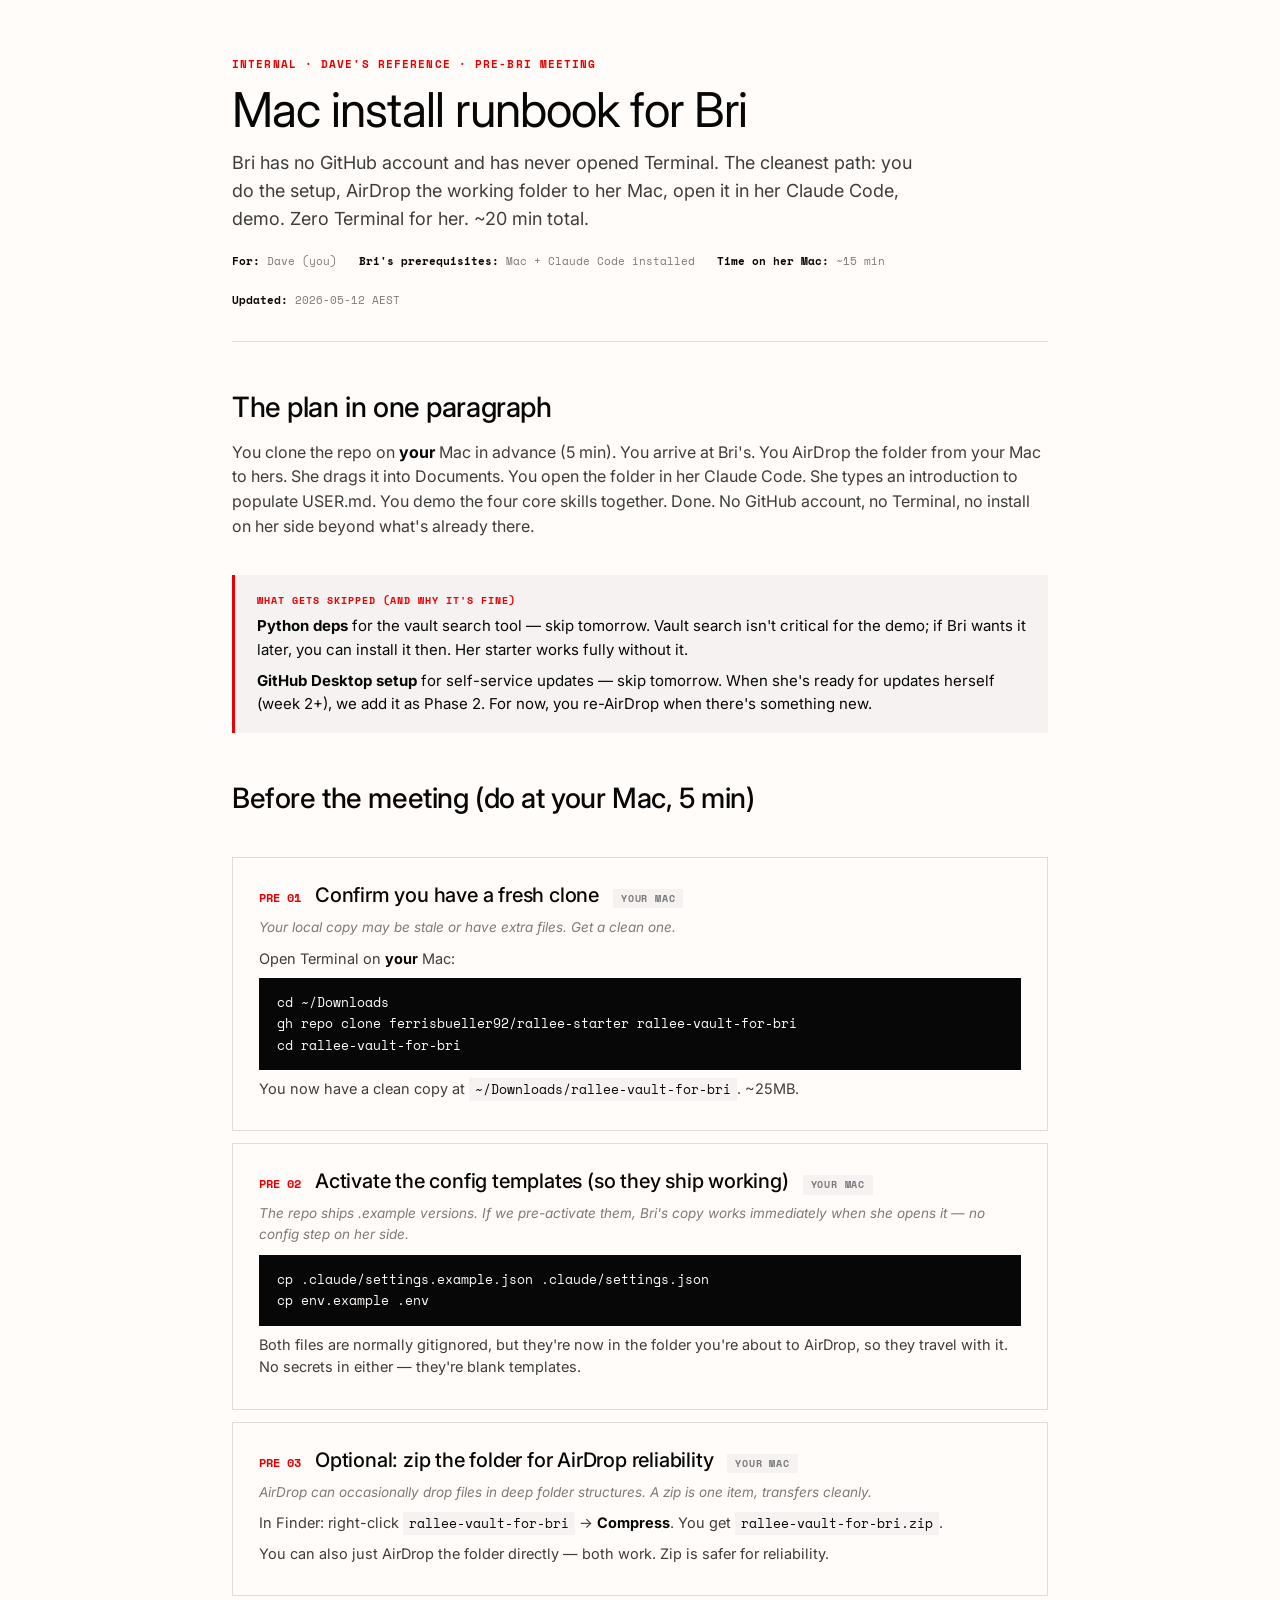
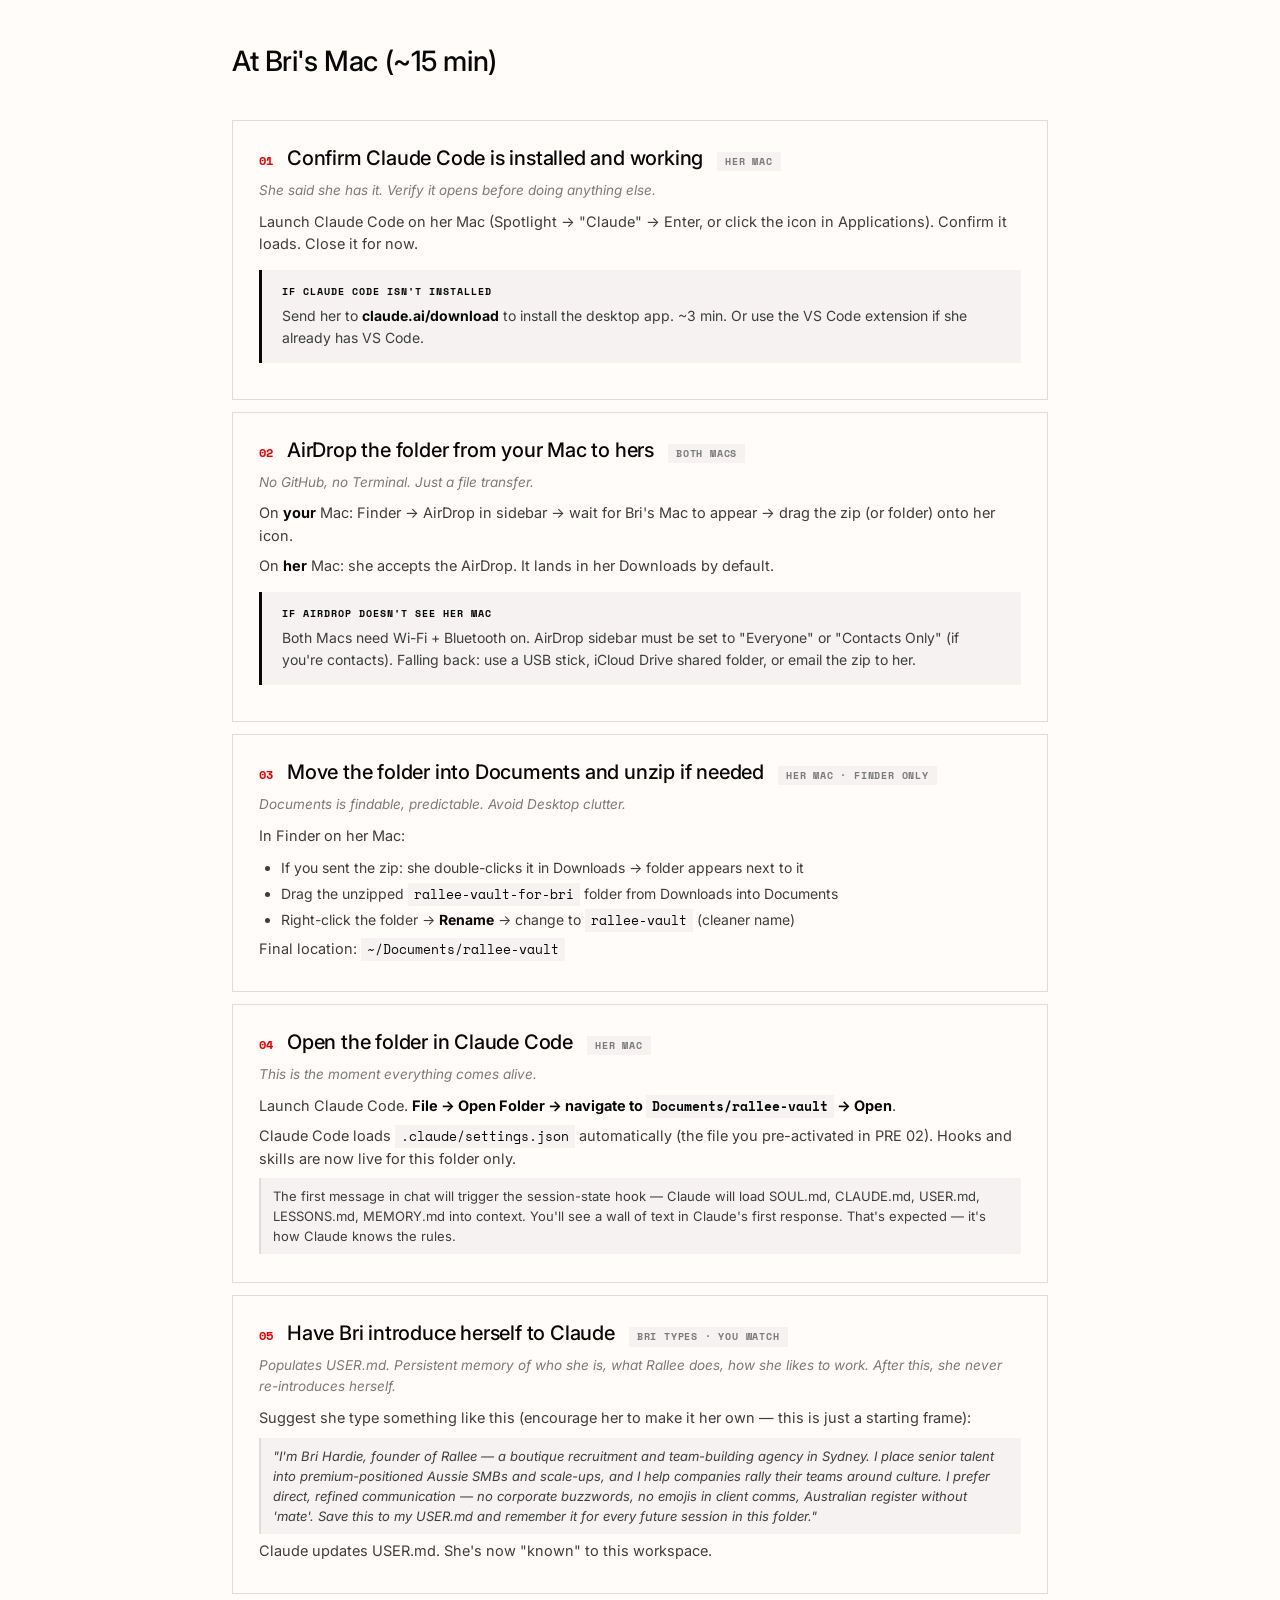
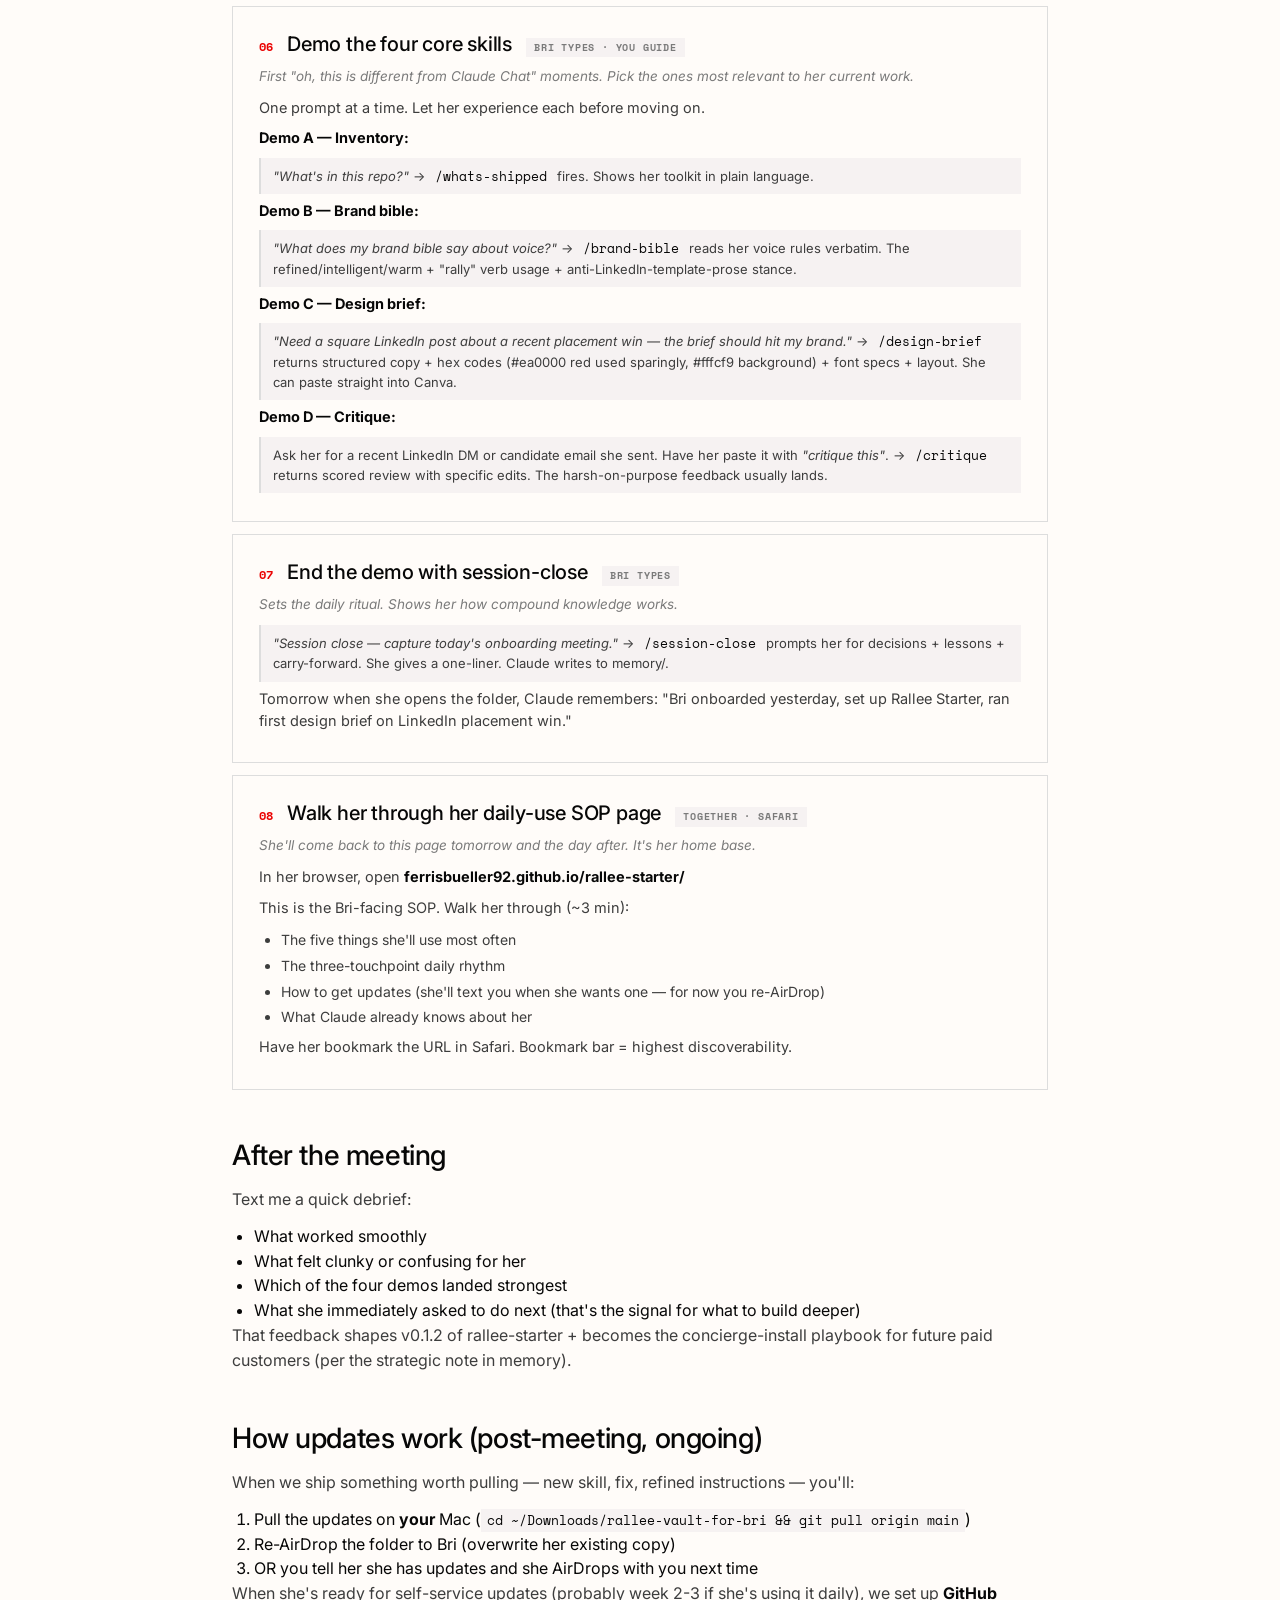
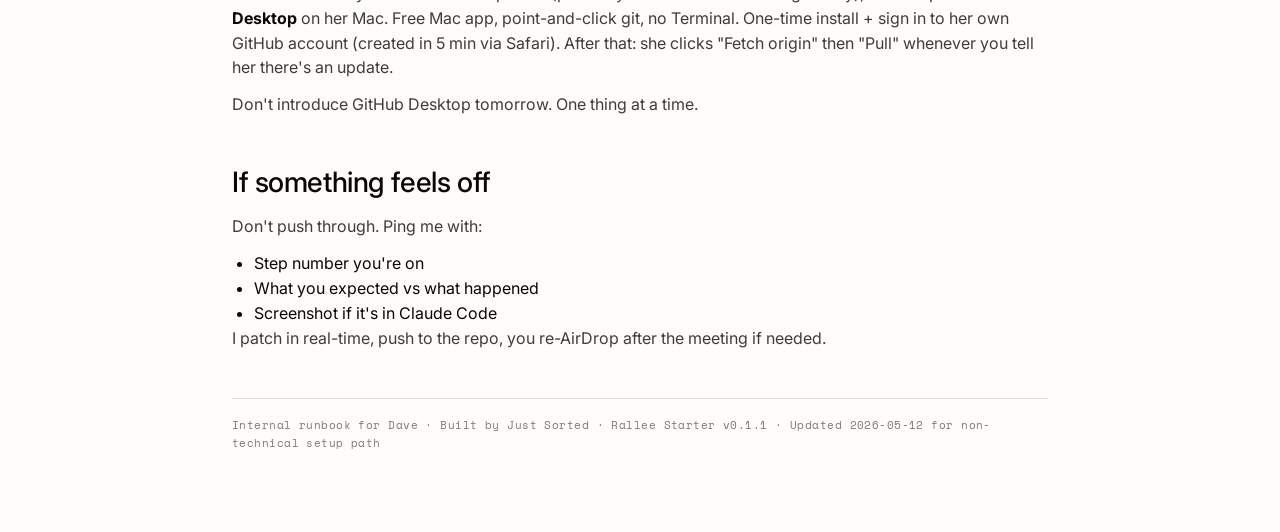
<file: install-mac.html>
<!DOCTYPE html>
<html lang="en-AU">
<head>
<meta charset="UTF-8">
<meta name="viewport" content="width=device-width, initial-scale=1.0">
<title>Rallee Starter — Mac Install Runbook (Dave's reference)</title>
<link href="https://fonts.googleapis.com/css2?family=Inter:wght@400;500;600;700&family=Space+Mono:wght@400;700&display=swap" rel="stylesheet">
<style>
:root {
  --white: #fffcf9;
  --black: #070707;
  --red: #ea0000;
  --grey: #dddddd;
  --light-grey: #f6f2f2;
  --ink-soft: #3D3D3D;
  --muted: #7A7A7A;
}
* { box-sizing: border-box; margin: 0; padding: 0; }
body {
  font-family: 'Inter', -apple-system, sans-serif;
  background: var(--white);
  color: var(--black);
  line-height: 1.55;
  font-size: 16px;
}
.container { max-width: 880px; margin: 0 auto; padding: 56px 32px 80px; }

.hero { border-bottom: 1px solid var(--grey); padding-bottom: 32px; margin-bottom: 44px; }
.eyebrow {
  font-family: 'Space Mono', monospace;
  font-size: 11px;
  letter-spacing: 0.1em;
  text-transform: uppercase;
  color: var(--red);
  margin-bottom: 12px;
  font-weight: 700;
}
h1 {
  font-family: 'Inter', sans-serif;
  font-weight: 400;
  font-size: 48px;
  line-height: 1.05;
  letter-spacing: -0.02em;
  margin-bottom: 14px;
}
.sub {
  font-size: 18px;
  color: var(--ink-soft);
  max-width: 700px;
  margin-bottom: 20px;
}
.meta {
  font-family: 'Space Mono', monospace;
  font-size: 11px;
  color: var(--muted);
  display: flex;
  gap: 22px;
  flex-wrap: wrap;
}
.meta strong { color: var(--black); }

h2 {
  font-family: 'Inter', sans-serif;
  font-weight: 500;
  font-size: 28px;
  letter-spacing: -0.015em;
  margin: 44px 0 10px;
}
.section { margin-bottom: 36px; }
.lede { color: var(--ink-soft); margin-bottom: 18px; font-size: 16px; max-width: 700px; }

p { margin-bottom: 12px; color: var(--ink-soft); }
p strong { color: var(--black); }

/* CALLOUT */
.callout {
  background: var(--light-grey);
  border-left: 3px solid var(--red);
  padding: 18px 22px;
  margin: 18px 0;
}
.callout .label {
  font-family: 'Space Mono', monospace;
  font-size: 10px;
  text-transform: uppercase;
  letter-spacing: 0.1em;
  color: var(--red);
  font-weight: 700;
  margin-bottom: 6px;
}
.callout p { margin: 0; color: var(--black); font-size: 15px; }
.callout p + p { margin-top: 8px; }

/* STEPS */
.step {
  border: 1px solid var(--grey);
  padding: 22px 26px;
  margin-bottom: 12px;
  background: var(--white);
}
.step .head {
  display: flex;
  align-items: baseline;
  gap: 14px;
  margin-bottom: 6px;
}
.step .num {
  font-family: 'Space Mono', monospace;
  font-size: 12px;
  color: var(--red);
  font-weight: 700;
}
.step .title {
  font-family: 'Inter', sans-serif;
  font-weight: 500;
  font-size: 20px;
  letter-spacing: -0.01em;
}
.step .who {
  font-family: 'Space Mono', monospace;
  font-size: 10px;
  text-transform: uppercase;
  letter-spacing: 0.08em;
  color: var(--muted);
  background: var(--light-grey);
  padding: 2px 8px;
  font-weight: 700;
}
.step .why {
  font-style: italic;
  color: var(--muted);
  font-size: 13.5px;
  margin-bottom: 10px;
}
.step .body { font-size: 14.5px; color: var(--ink-soft); }
.step .body p { margin-bottom: 8px; color: var(--ink-soft); }
.step .body ul { padding-left: 22px; margin-bottom: 6px; }
.step .body li { padding: 2px 0; font-size: 14px; }
.step .body strong { color: var(--black); }

/* CODE BLOCKS — fixed: pre code overrides inline code background */
pre {
  background: var(--black);
  color: var(--white);
  padding: 14px 18px;
  overflow-x: auto;
  font-family: 'Space Mono', monospace;
  font-size: 12.5px;
  line-height: 1.7;
  margin: 8px 0;
}
pre code {
  color: var(--white);
  background: transparent;
  padding: 0;
  font-size: inherit;
}
code {
  font-family: 'Space Mono', monospace;
  font-size: 12.5px;
  background: var(--light-grey);
  padding: 2px 6px;
  color: var(--black);
}

.expect {
  background: var(--light-grey);
  padding: 8px 12px;
  font-size: 13px;
  color: var(--ink-soft);
  margin: 6px 0;
  border-left: 2px solid var(--grey);
}
.expect strong { color: var(--black); }

.help {
  background: var(--light-grey);
  border-left: 3px solid var(--black);
  padding: 14px 20px;
  margin: 14px 0;
  font-size: 14px;
  color: var(--ink-soft);
}
.help strong { color: var(--black); }
.help .label {
  font-family: 'Space Mono', monospace;
  font-size: 10px;
  text-transform: uppercase;
  letter-spacing: 0.1em;
  color: var(--black);
  margin-bottom: 6px;
  display: block;
  font-weight: 700;
}

.foot {
  margin-top: 48px;
  padding-top: 18px;
  border-top: 1px solid var(--grey);
  font-family: 'Space Mono', monospace;
  font-size: 11px;
  color: var(--muted);
  letter-spacing: 0.04em;
}

@media (max-width: 720px) {
  h1 { font-size: 38px; }
  .step .head { flex-wrap: wrap; }
}
</style>
</head>
<body>
<div class="container">

<div class="hero">
  <div class="eyebrow">Internal · Dave's reference · Pre-Bri meeting</div>
  <h1>Mac install runbook for Bri</h1>
  <p class="sub">Bri has no GitHub account and has never opened Terminal. The cleanest path: you do the setup, AirDrop the working folder to her Mac, open it in her Claude Code, demo. Zero Terminal for her. ~20 min total.</p>
  <div class="meta">
    <span><strong>For:</strong> Dave (you)</span>
    <span><strong>Bri's prerequisites:</strong> Mac + Claude Code installed</span>
    <span><strong>Time on her Mac:</strong> ~15 min</span>
    <span><strong>Updated:</strong> 2026-05-12 AEST</span>
  </div>
</div>

<!-- THE PLAN -->
<div class="section">
  <h2>The plan in one paragraph</h2>
  <p>You clone the repo on <strong>your</strong> Mac in advance (5 min). You arrive at Bri's. You AirDrop the folder from your Mac to hers. She drags it into Documents. You open the folder in her Claude Code. She types an introduction to populate USER.md. You demo the four core skills together. Done. No GitHub account, no Terminal, no install on her side beyond what's already there.</p>
</div>

<div class="callout">
  <div class="label">What gets skipped (and why it's fine)</div>
  <p><strong>Python deps</strong> for the vault search tool — skip tomorrow. Vault search isn't critical for the demo; if Bri wants it later, you can install it then. Her starter works fully without it.</p>
  <p><strong>GitHub Desktop setup</strong> for self-service updates — skip tomorrow. When she's ready for updates herself (week 2+), we add it as Phase 2. For now, you re-AirDrop when there's something new.</p>
</div>

<!-- BEFORE -->
<div class="section">
  <h2>Before the meeting (do at your Mac, 5 min)</h2>
</div>

<div class="step">
  <div class="head"><span class="num">PRE 01</span><span class="title">Confirm you have a fresh clone</span><span class="who">Your Mac</span></div>
  <div class="why">Your local copy may be stale or have extra files. Get a clean one.</div>
  <div class="body">
    <p>Open Terminal on <strong>your</strong> Mac:</p>
<pre><code>cd ~/Downloads
gh repo clone ferrisbueller92/rallee-starter rallee-vault-for-bri
cd rallee-vault-for-bri</code></pre>
    <p>You now have a clean copy at <code>~/Downloads/rallee-vault-for-bri</code>. ~25MB.</p>
  </div>
</div>

<div class="step">
  <div class="head"><span class="num">PRE 02</span><span class="title">Activate the config templates (so they ship working)</span><span class="who">Your Mac</span></div>
  <div class="why">The repo ships .example versions. If we pre-activate them, Bri's copy works immediately when she opens it — no config step on her side.</div>
  <div class="body">
<pre><code>cp .claude/settings.example.json .claude/settings.json
cp env.example .env</code></pre>
    <p>Both files are normally gitignored, but they're now in the folder you're about to AirDrop, so they travel with it. No secrets in either — they're blank templates.</p>
  </div>
</div>

<div class="step">
  <div class="head"><span class="num">PRE 03</span><span class="title">Optional: zip the folder for AirDrop reliability</span><span class="who">Your Mac</span></div>
  <div class="why">AirDrop can occasionally drop files in deep folder structures. A zip is one item, transfers cleanly.</div>
  <div class="body">
    <p>In Finder: right-click <code>rallee-vault-for-bri</code> → <strong>Compress</strong>. You get <code>rallee-vault-for-bri.zip</code>.</p>
    <p>You can also just AirDrop the folder directly — both work. Zip is safer for reliability.</p>
  </div>
</div>

<!-- DURING -->
<div class="section">
  <h2>At Bri's Mac (~15 min)</h2>
</div>

<div class="step">
  <div class="head"><span class="num">01</span><span class="title">Confirm Claude Code is installed and working</span><span class="who">Her Mac</span></div>
  <div class="why">She said she has it. Verify it opens before doing anything else.</div>
  <div class="body">
    <p>Launch Claude Code on her Mac (Spotlight → "Claude" → Enter, or click the icon in Applications). Confirm it loads. Close it for now.</p>
    <div class="help">
      <span class="label">If Claude Code isn't installed</span>
      Send her to <strong>claude.ai/download</strong> to install the desktop app. ~3 min. Or use the VS Code extension if she already has VS Code.
    </div>
  </div>
</div>

<div class="step">
  <div class="head"><span class="num">02</span><span class="title">AirDrop the folder from your Mac to hers</span><span class="who">Both Macs</span></div>
  <div class="why">No GitHub, no Terminal. Just a file transfer.</div>
  <div class="body">
    <p>On <strong>your</strong> Mac: Finder → AirDrop in sidebar → wait for Bri's Mac to appear → drag the zip (or folder) onto her icon.</p>
    <p>On <strong>her</strong> Mac: she accepts the AirDrop. It lands in her Downloads by default.</p>
    <div class="help">
      <span class="label">If AirDrop doesn't see her Mac</span>
      Both Macs need Wi-Fi + Bluetooth on. AirDrop sidebar must be set to "Everyone" or "Contacts Only" (if you're contacts). Falling back: use a USB stick, iCloud Drive shared folder, or email the zip to her.
    </div>
  </div>
</div>

<div class="step">
  <div class="head"><span class="num">03</span><span class="title">Move the folder into Documents and unzip if needed</span><span class="who">Her Mac · Finder only</span></div>
  <div class="why">Documents is findable, predictable. Avoid Desktop clutter.</div>
  <div class="body">
    <p>In Finder on her Mac:</p>
    <ul>
      <li>If you sent the zip: she double-clicks it in Downloads → folder appears next to it</li>
      <li>Drag the unzipped <code>rallee-vault-for-bri</code> folder from Downloads into Documents</li>
      <li>Right-click the folder → <strong>Rename</strong> → change to <code>rallee-vault</code> (cleaner name)</li>
    </ul>
    <p>Final location: <code>~/Documents/rallee-vault</code></p>
  </div>
</div>

<div class="step">
  <div class="head"><span class="num">04</span><span class="title">Open the folder in Claude Code</span><span class="who">Her Mac</span></div>
  <div class="why">This is the moment everything comes alive.</div>
  <div class="body">
    <p>Launch Claude Code. <strong>File → Open Folder → navigate to <code>Documents/rallee-vault</code> → Open</strong>.</p>
    <p>Claude Code loads <code>.claude/settings.json</code> automatically (the file you pre-activated in PRE 02). Hooks and skills are now live for this folder only.</p>
    <div class="expect">
      The first message in chat will trigger the session-state hook — Claude will load SOUL.md, CLAUDE.md, USER.md, LESSONS.md, MEMORY.md into context. You'll see a wall of text in Claude's first response. That's expected — it's how Claude knows the rules.
    </div>
  </div>
</div>

<div class="step">
  <div class="head"><span class="num">05</span><span class="title">Have Bri introduce herself to Claude</span><span class="who">Bri types · You watch</span></div>
  <div class="why">Populates USER.md. Persistent memory of who she is, what Rallee does, how she likes to work. After this, she never re-introduces herself.</div>
  <div class="body">
    <p>Suggest she type something like this (encourage her to make it her own — this is just a starting frame):</p>
    <div class="expect">
      <em>"I'm Bri Hardie, founder of Rallee — a boutique recruitment and team-building agency in Sydney. I place senior talent into premium-positioned Aussie SMBs and scale-ups, and I help companies rally their teams around culture. I prefer direct, refined communication — no corporate buzzwords, no emojis in client comms, Australian register without 'mate'. Save this to my USER.md and remember it for every future session in this folder."</em>
    </div>
    <p>Claude updates USER.md. She's now "known" to this workspace.</p>
  </div>
</div>

<div class="step">
  <div class="head"><span class="num">06</span><span class="title">Demo the four core skills</span><span class="who">Bri types · You guide</span></div>
  <div class="why">First "oh, this is different from Claude Chat" moments. Pick the ones most relevant to her current work.</div>
  <div class="body">
    <p>One prompt at a time. Let her experience each before moving on.</p>

    <p><strong>Demo A — Inventory:</strong></p>
    <div class="expect"><em>"What's in this repo?"</em> → <code>/whats-shipped</code> fires. Shows her toolkit in plain language.</div>

    <p><strong>Demo B — Brand bible:</strong></p>
    <div class="expect"><em>"What does my brand bible say about voice?"</em> → <code>/brand-bible</code> reads her voice rules verbatim. The refined/intelligent/warm + "rally" verb usage + anti-LinkedIn-template-prose stance.</div>

    <p><strong>Demo C — Design brief:</strong></p>
    <div class="expect"><em>"Need a square LinkedIn post about a recent placement win — the brief should hit my brand."</em> → <code>/design-brief</code> returns structured copy + hex codes (#ea0000 red used sparingly, #fffcf9 background) + font specs + layout. She can paste straight into Canva.</div>

    <p><strong>Demo D — Critique:</strong></p>
    <div class="expect">Ask her for a recent LinkedIn DM or candidate email she sent. Have her paste it with <em>"critique this"</em>. → <code>/critique</code> returns scored review with specific edits. The harsh-on-purpose feedback usually lands.</div>
  </div>
</div>

<div class="step">
  <div class="head"><span class="num">07</span><span class="title">End the demo with session-close</span><span class="who">Bri types</span></div>
  <div class="why">Sets the daily ritual. Shows her how compound knowledge works.</div>
  <div class="body">
    <div class="expect"><em>"Session close — capture today's onboarding meeting."</em> → <code>/session-close</code> prompts her for decisions + lessons + carry-forward. She gives a one-liner. Claude writes to memory/.</div>
    <p>Tomorrow when she opens the folder, Claude remembers: "Bri onboarded yesterday, set up Rallee Starter, ran first design brief on LinkedIn placement win."</p>
  </div>
</div>

<div class="step">
  <div class="head"><span class="num">08</span><span class="title">Walk her through her daily-use SOP page</span><span class="who">Together · Safari</span></div>
  <div class="why">She'll come back to this page tomorrow and the day after. It's her home base.</div>
  <div class="body">
    <p>In her browser, open <strong>ferrisbueller92.github.io/rallee-starter/</strong></p>
    <p>This is the Bri-facing SOP. Walk her through (~3 min):</p>
    <ul>
      <li>The five things she'll use most often</li>
      <li>The three-touchpoint daily rhythm</li>
      <li>How to get updates (she'll text you when she wants one — for now you re-AirDrop)</li>
      <li>What Claude already knows about her</li>
    </ul>
    <p>Have her bookmark the URL in Safari. Bookmark bar = highest discoverability.</p>
  </div>
</div>

<!-- AFTER -->
<div class="section">
  <h2>After the meeting</h2>
  <p>Text me a quick debrief:</p>
  <ul style="padding-left: 22px;">
    <li>What worked smoothly</li>
    <li>What felt clunky or confusing for her</li>
    <li>Which of the four demos landed strongest</li>
    <li>What she immediately asked to do next (that's the signal for what to build deeper)</li>
  </ul>
  <p>That feedback shapes v0.1.2 of rallee-starter + becomes the concierge-install playbook for future paid customers (per the strategic note in memory).</p>
</div>

<!-- UPDATE FLOW -->
<div class="section">
  <h2>How updates work (post-meeting, ongoing)</h2>
  <p>When we ship something worth pulling — new skill, fix, refined instructions — you'll:</p>
  <ol style="padding-left: 22px;">
    <li>Pull the updates on <strong>your</strong> Mac (<code>cd ~/Downloads/rallee-vault-for-bri && git pull origin main</code>)</li>
    <li>Re-AirDrop the folder to Bri (overwrite her existing copy)</li>
    <li>OR you tell her she has updates and she AirDrops with you next time</li>
  </ol>
  <p>When she's ready for self-service updates (probably week 2-3 if she's using it daily), we set up <strong>GitHub Desktop</strong> on her Mac. Free Mac app, point-and-click git, no Terminal. One-time install + sign in to her own GitHub account (created in 5 min via Safari). After that: she clicks "Fetch origin" then "Pull" whenever you tell her there's an update.</p>
  <p>Don't introduce GitHub Desktop tomorrow. One thing at a time.</p>
</div>

<!-- TROUBLESHOOTING -->
<div class="section">
  <h2>If something feels off</h2>
  <p>Don't push through. Ping me with:</p>
  <ul style="padding-left: 22px;">
    <li>Step number you're on</li>
    <li>What you expected vs what happened</li>
    <li>Screenshot if it's in Claude Code</li>
  </ul>
  <p>I patch in real-time, push to the repo, you re-AirDrop after the meeting if needed.</p>
</div>

<div class="foot">
  Internal runbook for Dave · Built by Just Sorted · Rallee Starter v0.1.1 · Updated 2026-05-12 for non-technical setup path
</div>

</div>
</body>
</html>
</file>
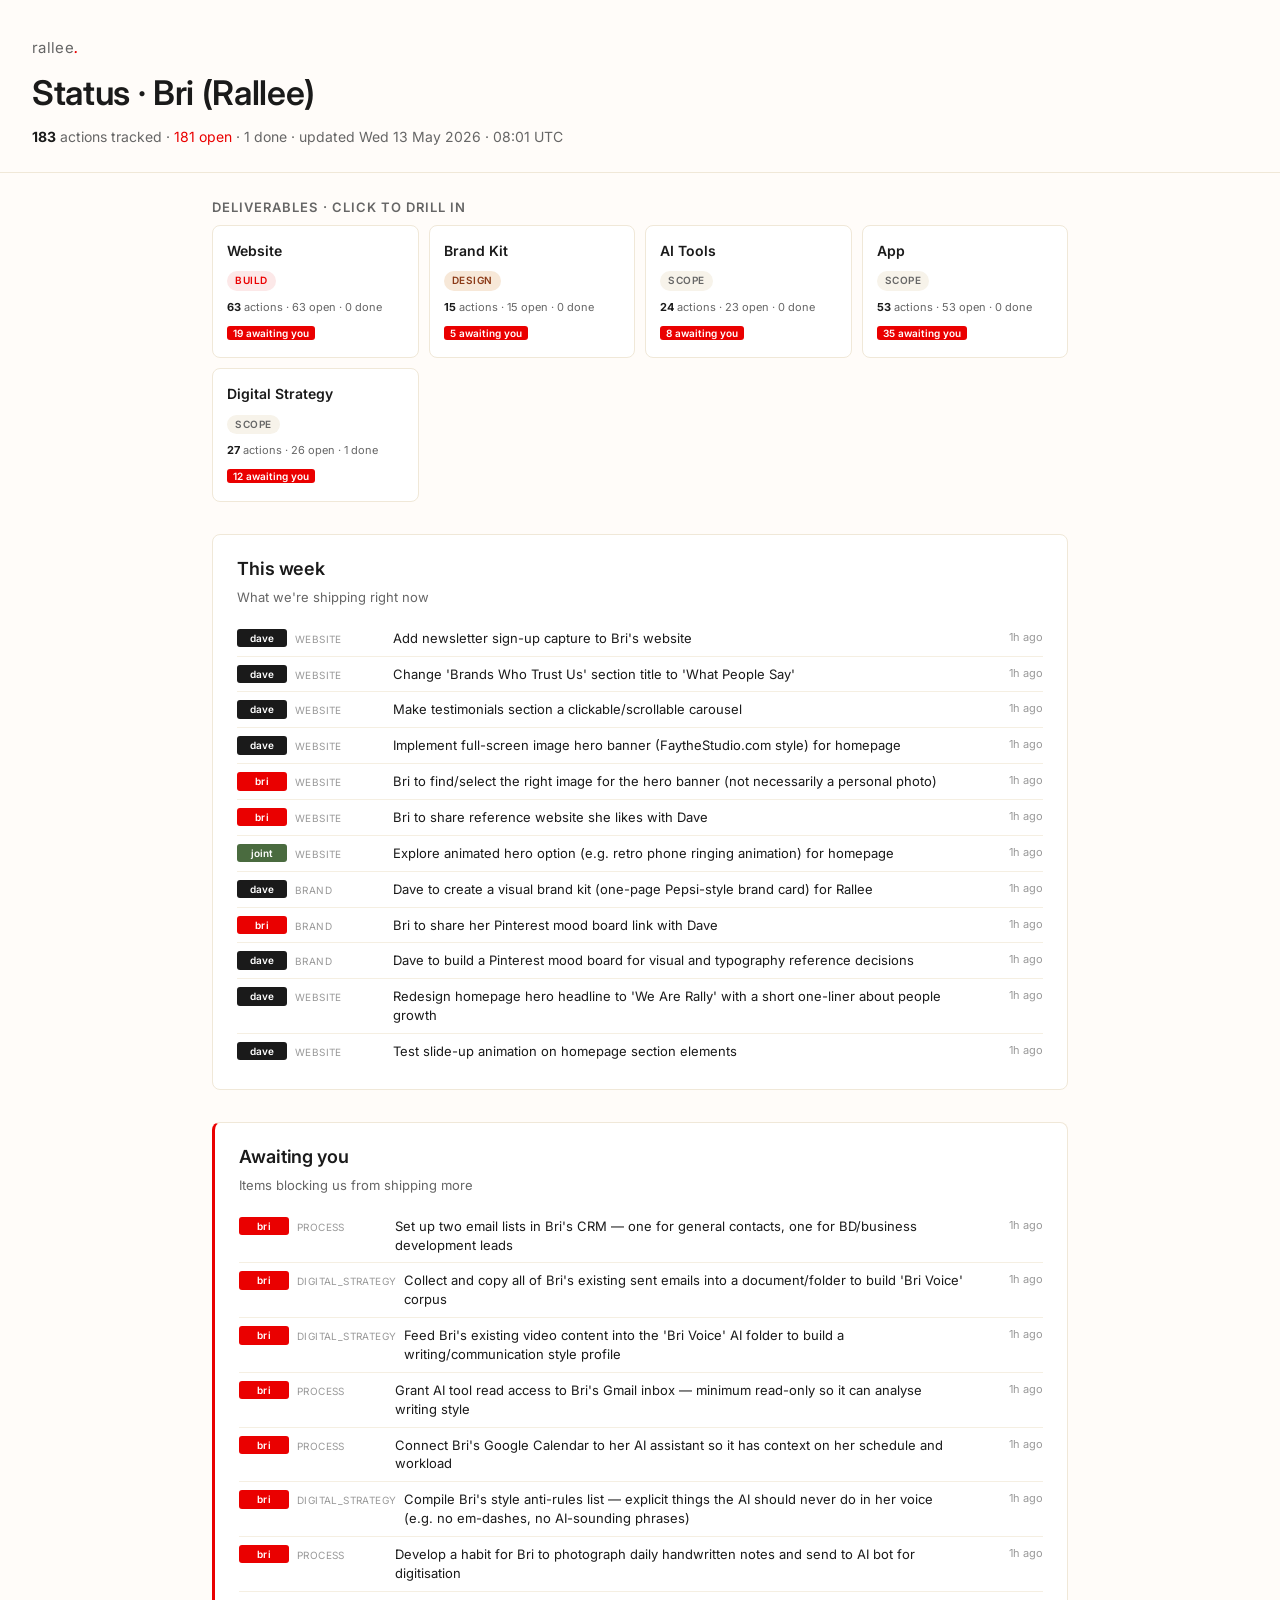
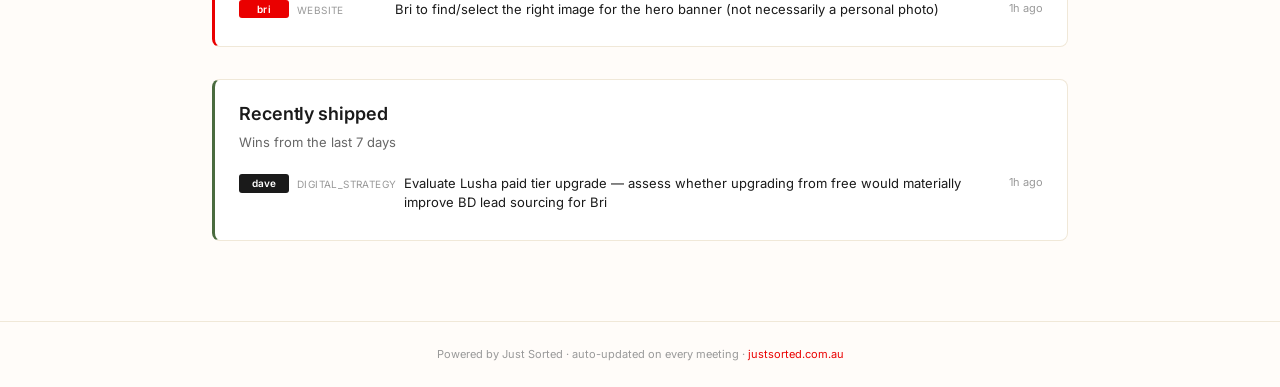
<file: status.html>
<!DOCTYPE html><html lang="en-AU"><head><meta charset="UTF-8">
<meta name="viewport" content="width=device-width,initial-scale=1">
<title>Bri (Rallee) · status</title>
<link href="https://fonts.googleapis.com/css2?family=Inter:wght@400;500;600;700&display=swap" rel="stylesheet">
<style>
*{box-sizing:border-box;margin:0;padding:0}
body{font:15px/1.55 'Inter',-apple-system,sans-serif;background:#fffcf9;color:#1a1a1a;padding:0;margin:0}
header{padding:36px 32px 24px;border-bottom:1px solid #f0e8d8;background:#fffcf9}
.wordmark{font-size:15px;color:#666;margin-bottom:8px;letter-spacing:.02em}
.wordmark em{color:#ea0000;font-style:italic;font-weight:500}
h1{font-size:34px;font-weight:600;letter-spacing:-.01em;margin-bottom:6px}
.sub-h{color:#666;font-size:14px}.sub-h b{color:#1a1a1a}.sub-h .acc{color:#ea0000}
main{max-width:920px;margin:0 auto;padding:24px 32px 48px}
.deliverables{display:grid;grid-template-columns:repeat(auto-fit,minmax(180px,1fr));gap:10px;margin-bottom:32px}
.dcard{background:#fff;border:1px solid #f0e8d8;border-radius:8px;padding:14px 14px;text-decoration:none;color:inherit;display:block;transition:border-color .15s}
.dcard:hover{border-color:#ea0000;cursor:pointer}
.dcard-label{font-size:14px;font-weight:600;margin-bottom:6px;color:#1a1a1a}
.dcard-phase{display:inline-block;padding:2px 8px;border-radius:11px;font-size:10px;text-transform:uppercase;letter-spacing:.05em;font-weight:600;margin-bottom:8px}
.dcard-phase.phase-scope{background:#f7f3ea;color:#666}
.dcard-phase.phase-design{background:#f7e8d8;color:#8b3a18}
.dcard-phase.phase-build{background:#fce8e8;color:#ea0000}
.dcard-phase.phase-launch{background:#e5ede2;color:#3d5a3d}
.dcard-phase.phase-operate{background:#dfe6e9;color:#1a1a1a}
.dcard-counts{font-size:11px;color:#666;margin-bottom:4px}
.dcard-counts b{color:#1a1a1a;font-weight:700}
.dcard-awaiting{min-height:14px}
.dcard-awaiting .awaiting{font-size:10px;background:#ea0000;color:#fff;padding:1px 6px;border-radius:3px;font-weight:600}
.sec{margin-bottom:32px;background:#fff;border:1px solid #f0e8d8;border-radius:8px;padding:20px 24px}
.sec h2{font-size:18px;font-weight:600;margin-bottom:4px;letter-spacing:-.005em}
.sec p.sub{color:#666;font-size:13px;margin-bottom:14px}
.sec-urgent{border-left:3px solid #ea0000}
.sec-positive{border-left:3px solid #4a6b3f}
.sec .empty{color:#999;font-style:italic;font-size:13px;padding:8px 0}
.items{list-style:none;padding:0}
.item{display:flex;gap:8px;align-items:flex-start;padding:8px 0;border-top:1px solid #f5efe2;font-size:13px;line-height:1.45}
.item:first-child{border-top:none}
.owner{flex:0 0 50px;font-size:10px;text-transform:lowercase;font-weight:600;padding:2px 6px;border-radius:3px;text-align:center;letter-spacing:.02em}
.own-bri{background:#ea0000;color:#fff}.own-dave{background:#1a1a1a;color:#fff}
.own-joint{background:#4a6b3f;color:#fff}.own-unassigned,.own-other,.own-system{background:#e8dfd0;color:#1a1a1a}
.cat{flex:0 0 90px;font-size:10px;color:#999;text-transform:uppercase;letter-spacing:.04em;padding-top:3px}
.text{flex:1;color:#1a1a1a}.time{flex:0 0 70px;font-size:11px;color:#999;text-align:right;padding-top:1px}
footer{padding:24px 32px;color:#999;font-size:11px;border-top:1px solid #f0e8d8;text-align:center}
footer a{color:#ea0000;text-decoration:none}
</style></head><body>
<header>
  <div class="wordmark">rallee<em>.</em></div>
  <h1>Status · Bri (Rallee)</h1>
  <p class="sub-h"><b>183</b> actions tracked · <span class="acc">181 open</span> · 1 done · updated Wed 13 May 2026 · 08:01 UTC</p>
</header>
<main>
  <h2 style="font-size:13px;text-transform:uppercase;letter-spacing:.08em;color:#666;margin-bottom:8px;font-weight:600">Deliverables · click to drill in</h2>
  <div class="deliverables"><a class="dcard" href="deliverable-website.html"><div class="dcard-label">Website</div><div class="dcard-phase phase-build">Build</div><div class="dcard-counts"><b>63</b> actions · 63 open · 0 done</div><div class="dcard-awaiting"><span class="awaiting">19 awaiting you</span></div></a><a class="dcard" href="deliverable-brand_kit.html"><div class="dcard-label">Brand Kit</div><div class="dcard-phase phase-design">Design</div><div class="dcard-counts"><b>15</b> actions · 15 open · 0 done</div><div class="dcard-awaiting"><span class="awaiting">5 awaiting you</span></div></a><a class="dcard" href="deliverable-ai_tools.html"><div class="dcard-label">AI Tools</div><div class="dcard-phase phase-scope">Scope</div><div class="dcard-counts"><b>24</b> actions · 23 open · 0 done</div><div class="dcard-awaiting"><span class="awaiting">8 awaiting you</span></div></a><a class="dcard" href="deliverable-app.html"><div class="dcard-label">App</div><div class="dcard-phase phase-scope">Scope</div><div class="dcard-counts"><b>53</b> actions · 53 open · 0 done</div><div class="dcard-awaiting"><span class="awaiting">35 awaiting you</span></div></a><a class="dcard" href="deliverable-digital_strategy.html"><div class="dcard-label">Digital Strategy</div><div class="dcard-phase phase-scope">Scope</div><div class="dcard-counts"><b>27</b> actions · 26 open · 1 done</div><div class="dcard-awaiting"><span class="awaiting">12 awaiting you</span></div></a></div>
  <section class="sec sec-neutral" id="this-week"><h2>This week</h2><p class="sub">What we&#x27;re shipping right now</p><ul class="items"><li class="item"><span class="owner own-dave">dave</span><span class="cat">website</span><span class="text">Add newsletter sign-up capture to Bri&#x27;s website</span><span class="time">1h ago</span></li><li class="item"><span class="owner own-dave">dave</span><span class="cat">website</span><span class="text">Change &#x27;Brands Who Trust Us&#x27; section title to &#x27;What People Say&#x27;</span><span class="time">1h ago</span></li><li class="item"><span class="owner own-dave">dave</span><span class="cat">website</span><span class="text">Make testimonials section a clickable/scrollable carousel</span><span class="time">1h ago</span></li><li class="item"><span class="owner own-dave">dave</span><span class="cat">website</span><span class="text">Implement full-screen image hero banner (FaytheStudio.com style) for homepage</span><span class="time">1h ago</span></li><li class="item"><span class="owner own-bri">bri</span><span class="cat">website</span><span class="text">Bri to find/select the right image for the hero banner (not necessarily a personal photo)</span><span class="time">1h ago</span></li><li class="item"><span class="owner own-bri">bri</span><span class="cat">website</span><span class="text">Bri to share reference website she likes with Dave</span><span class="time">1h ago</span></li><li class="item"><span class="owner own-joint">joint</span><span class="cat">website</span><span class="text">Explore animated hero option (e.g. retro phone ringing animation) for homepage</span><span class="time">1h ago</span></li><li class="item"><span class="owner own-dave">dave</span><span class="cat">brand</span><span class="text">Dave to create a visual brand kit (one-page Pepsi-style brand card) for Rallee</span><span class="time">1h ago</span></li><li class="item"><span class="owner own-bri">bri</span><span class="cat">brand</span><span class="text">Bri to share her Pinterest mood board link with Dave</span><span class="time">1h ago</span></li><li class="item"><span class="owner own-dave">dave</span><span class="cat">brand</span><span class="text">Dave to build a Pinterest mood board for visual and typography reference decisions</span><span class="time">1h ago</span></li><li class="item"><span class="owner own-dave">dave</span><span class="cat">website</span><span class="text">Redesign homepage hero headline to &#x27;We Are Rally&#x27; with a short one-liner about people growth</span><span class="time">1h ago</span></li><li class="item"><span class="owner own-dave">dave</span><span class="cat">website</span><span class="text">Test slide-up animation on homepage section elements</span><span class="time">1h ago</span></li></ul></section>
  <section class="sec sec-urgent" id="awaiting"><h2>Awaiting you</h2><p class="sub">Items blocking us from shipping more</p><ul class="items"><li class="item"><span class="owner own-bri">bri</span><span class="cat">process</span><span class="text">Set up two email lists in Bri&#x27;s CRM — one for general contacts, one for BD/business development leads</span><span class="time">1h ago</span></li><li class="item"><span class="owner own-bri">bri</span><span class="cat">digital_strategy</span><span class="text">Collect and copy all of Bri&#x27;s existing sent emails into a document/folder to build &#x27;Bri Voice&#x27; corpus</span><span class="time">1h ago</span></li><li class="item"><span class="owner own-bri">bri</span><span class="cat">digital_strategy</span><span class="text">Feed Bri&#x27;s existing video content into the &#x27;Bri Voice&#x27; AI folder to build a writing/communication style profile</span><span class="time">1h ago</span></li><li class="item"><span class="owner own-bri">bri</span><span class="cat">process</span><span class="text">Grant AI tool read access to Bri&#x27;s Gmail inbox — minimum read-only so it can analyse writing style</span><span class="time">1h ago</span></li><li class="item"><span class="owner own-bri">bri</span><span class="cat">process</span><span class="text">Connect Bri&#x27;s Google Calendar to her AI assistant so it has context on her schedule and workload</span><span class="time">1h ago</span></li><li class="item"><span class="owner own-bri">bri</span><span class="cat">digital_strategy</span><span class="text">Compile Bri&#x27;s style anti-rules list — explicit things the AI should never do in her voice (e.g. no em-dashes, no AI-sounding phrases)</span><span class="time">1h ago</span></li><li class="item"><span class="owner own-bri">bri</span><span class="cat">process</span><span class="text">Develop a habit for Bri to photograph daily handwritten notes and send to AI bot for digitisation</span><span class="time">1h ago</span></li><li class="item"><span class="owner own-bri">bri</span><span class="cat">website</span><span class="text">Bri to find/select the right image for the hero banner (not necessarily a personal photo)</span><span class="time">1h ago</span></li></ul></section>
  <section class="sec sec-positive" id="recently"><h2>Recently shipped</h2><p class="sub">Wins from the last 7 days</p><ul class="items"><li class="item"><span class="owner own-dave">dave</span><span class="cat">digital_strategy</span><span class="text">Evaluate Lusha paid tier upgrade — assess whether upgrading from free would materially improve BD lead sourcing for Bri</span><span class="time">1h ago</span></li></ul></section>
</main>
<footer>
  Powered by Just Sorted · auto-updated on every meeting · <a href="https://justsorted.com.au">justsorted.com.au</a>
</footer>
</body></html>
</file>
